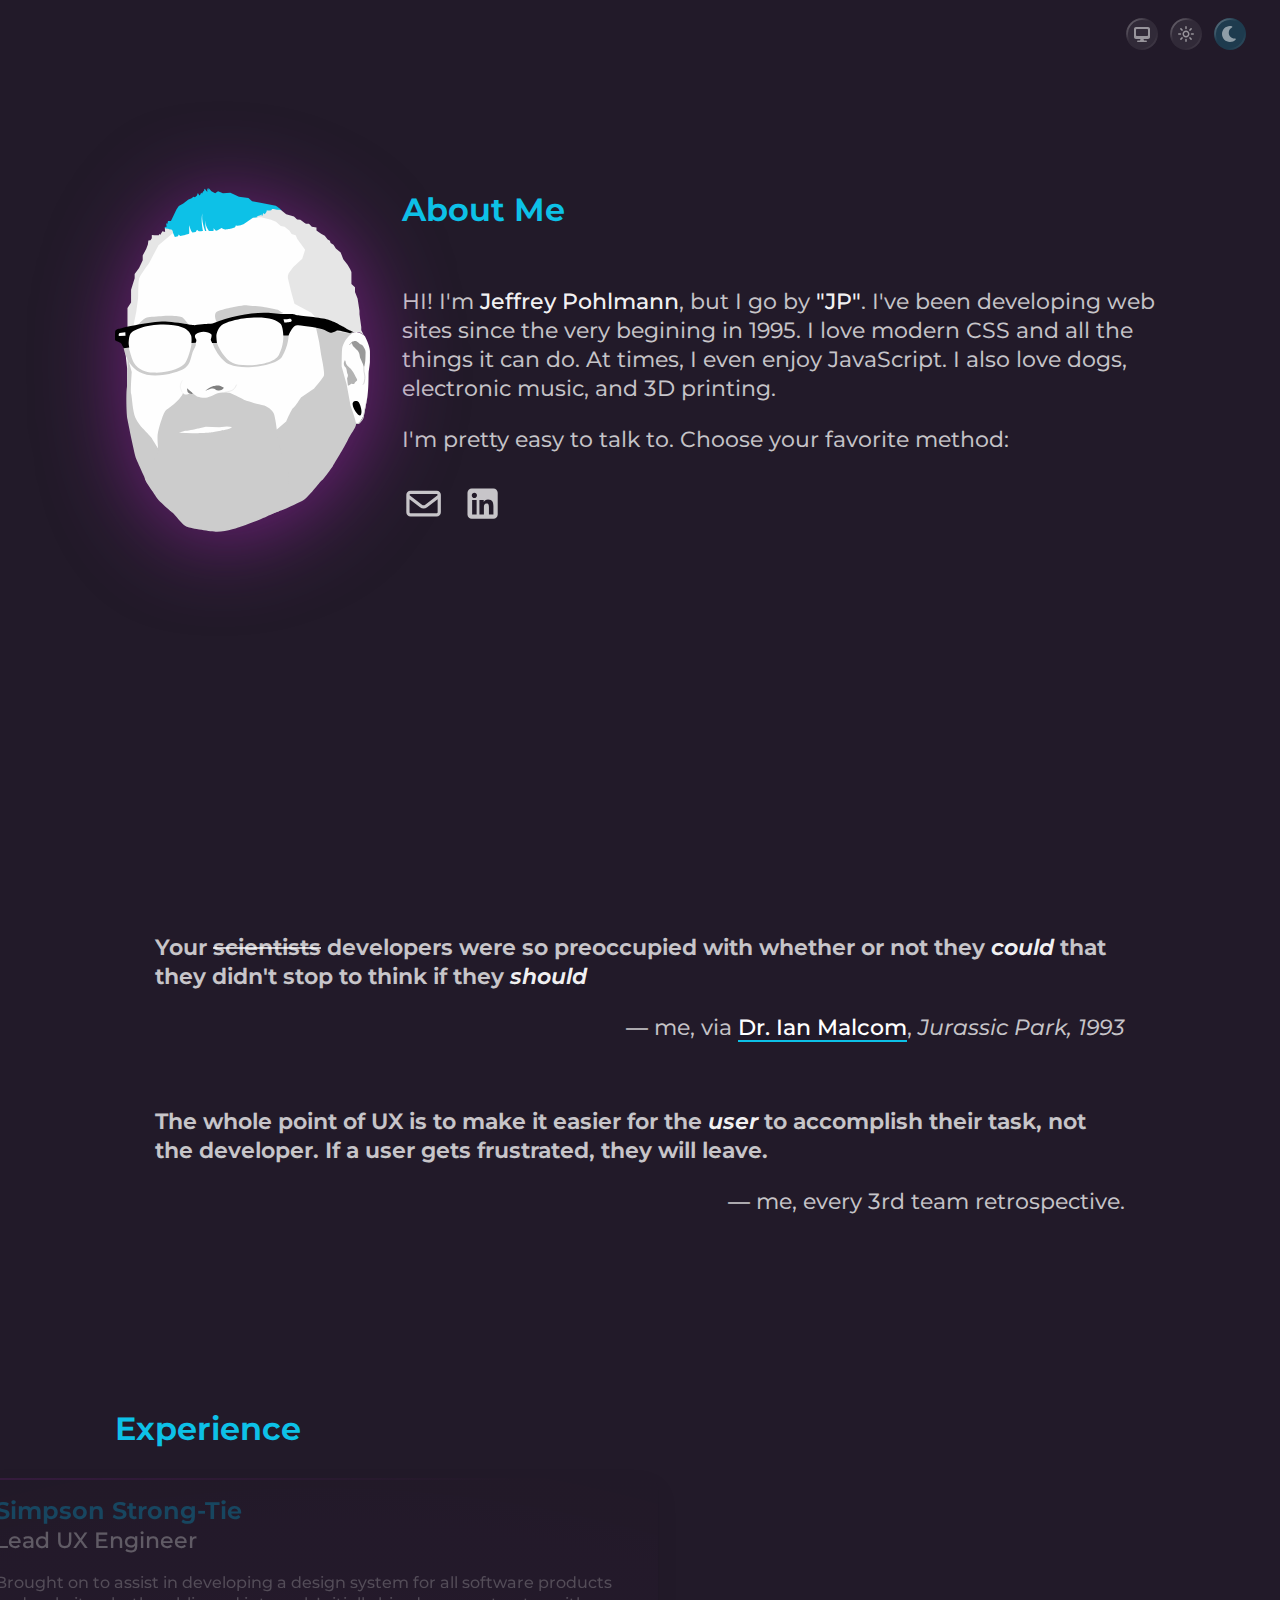
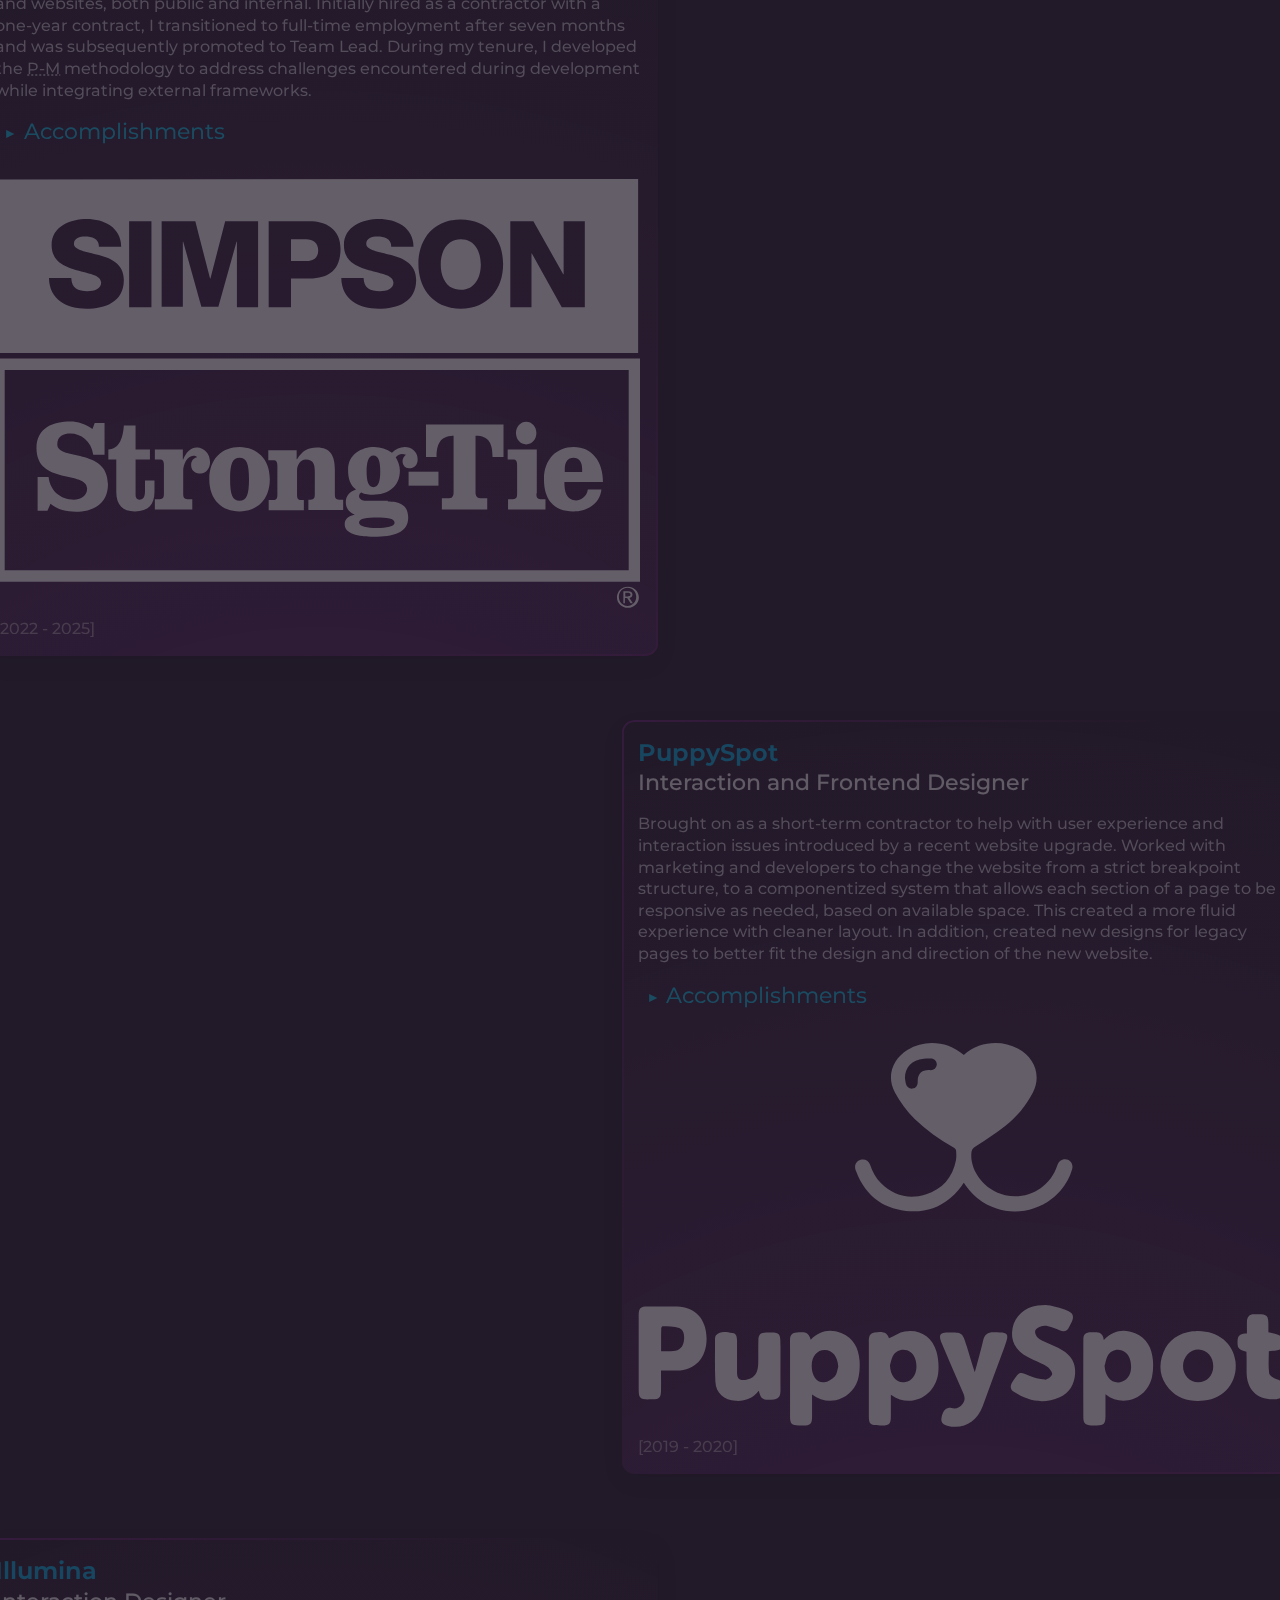
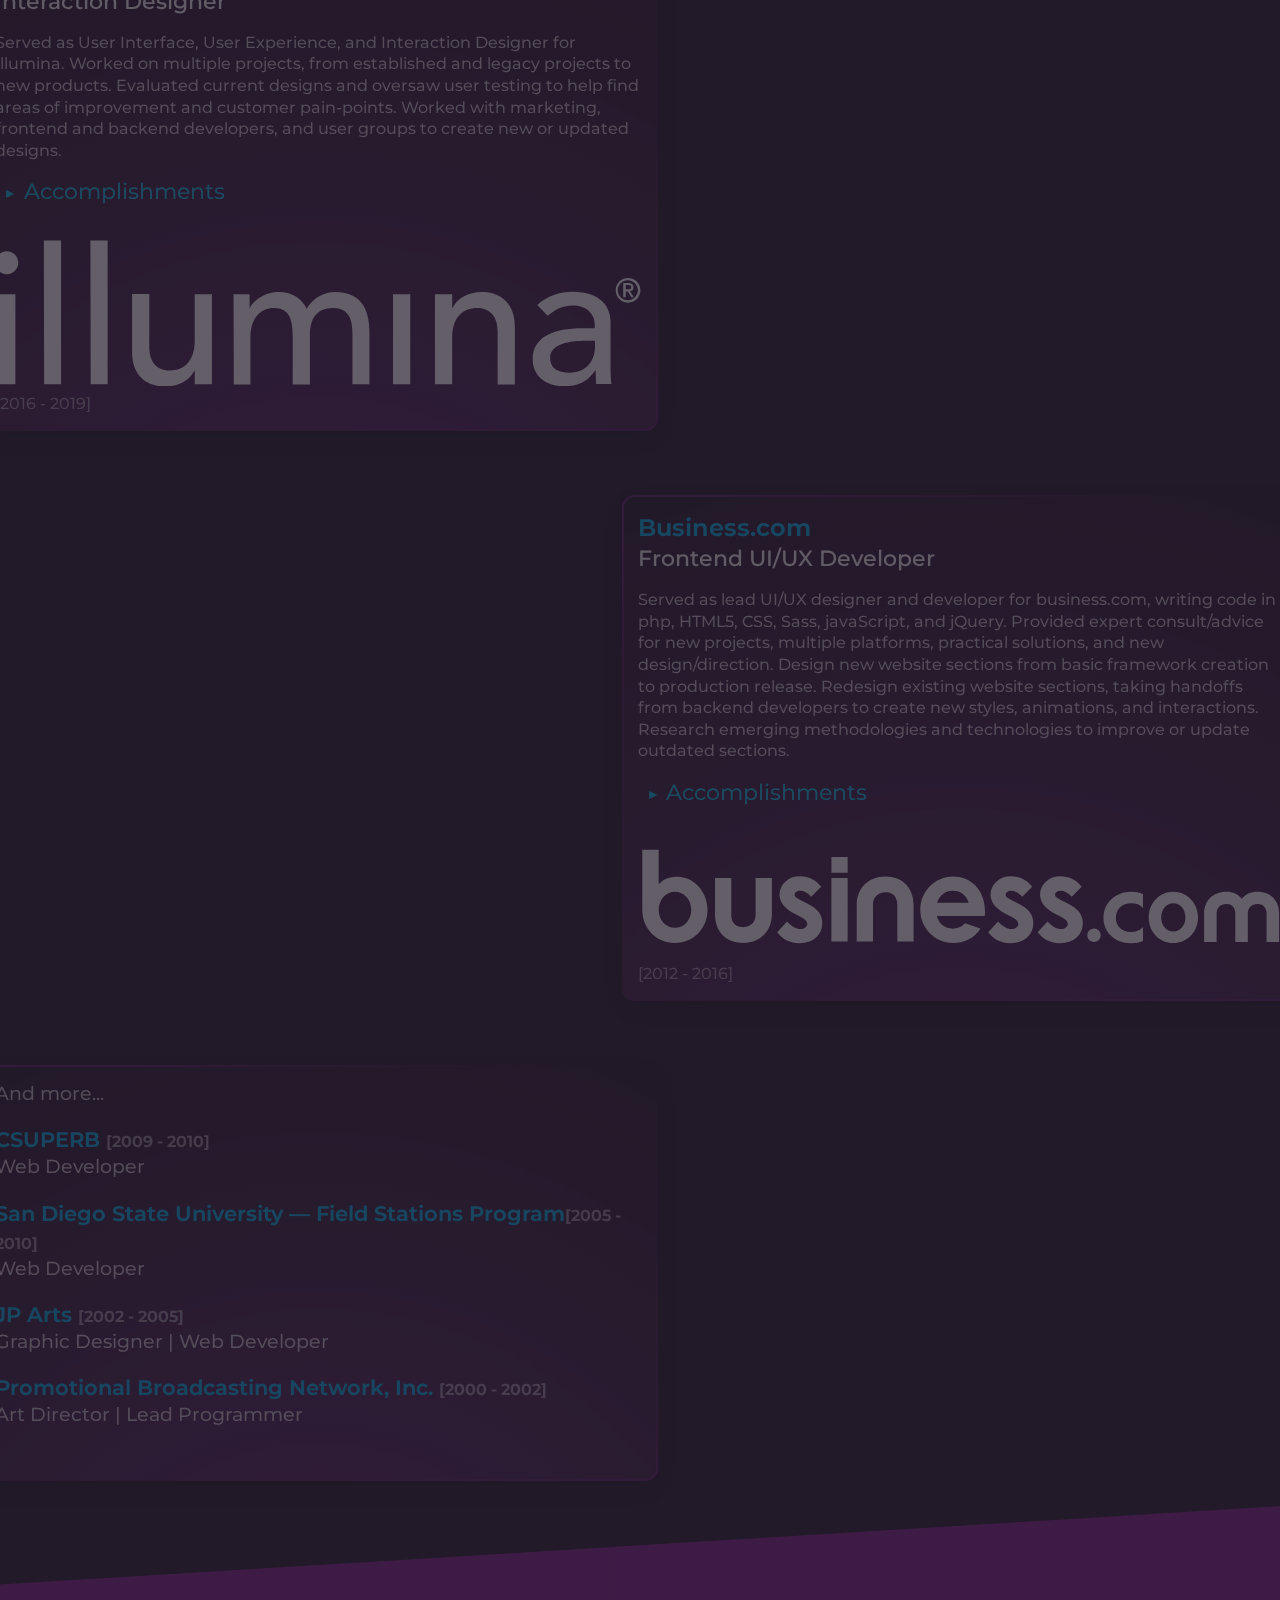
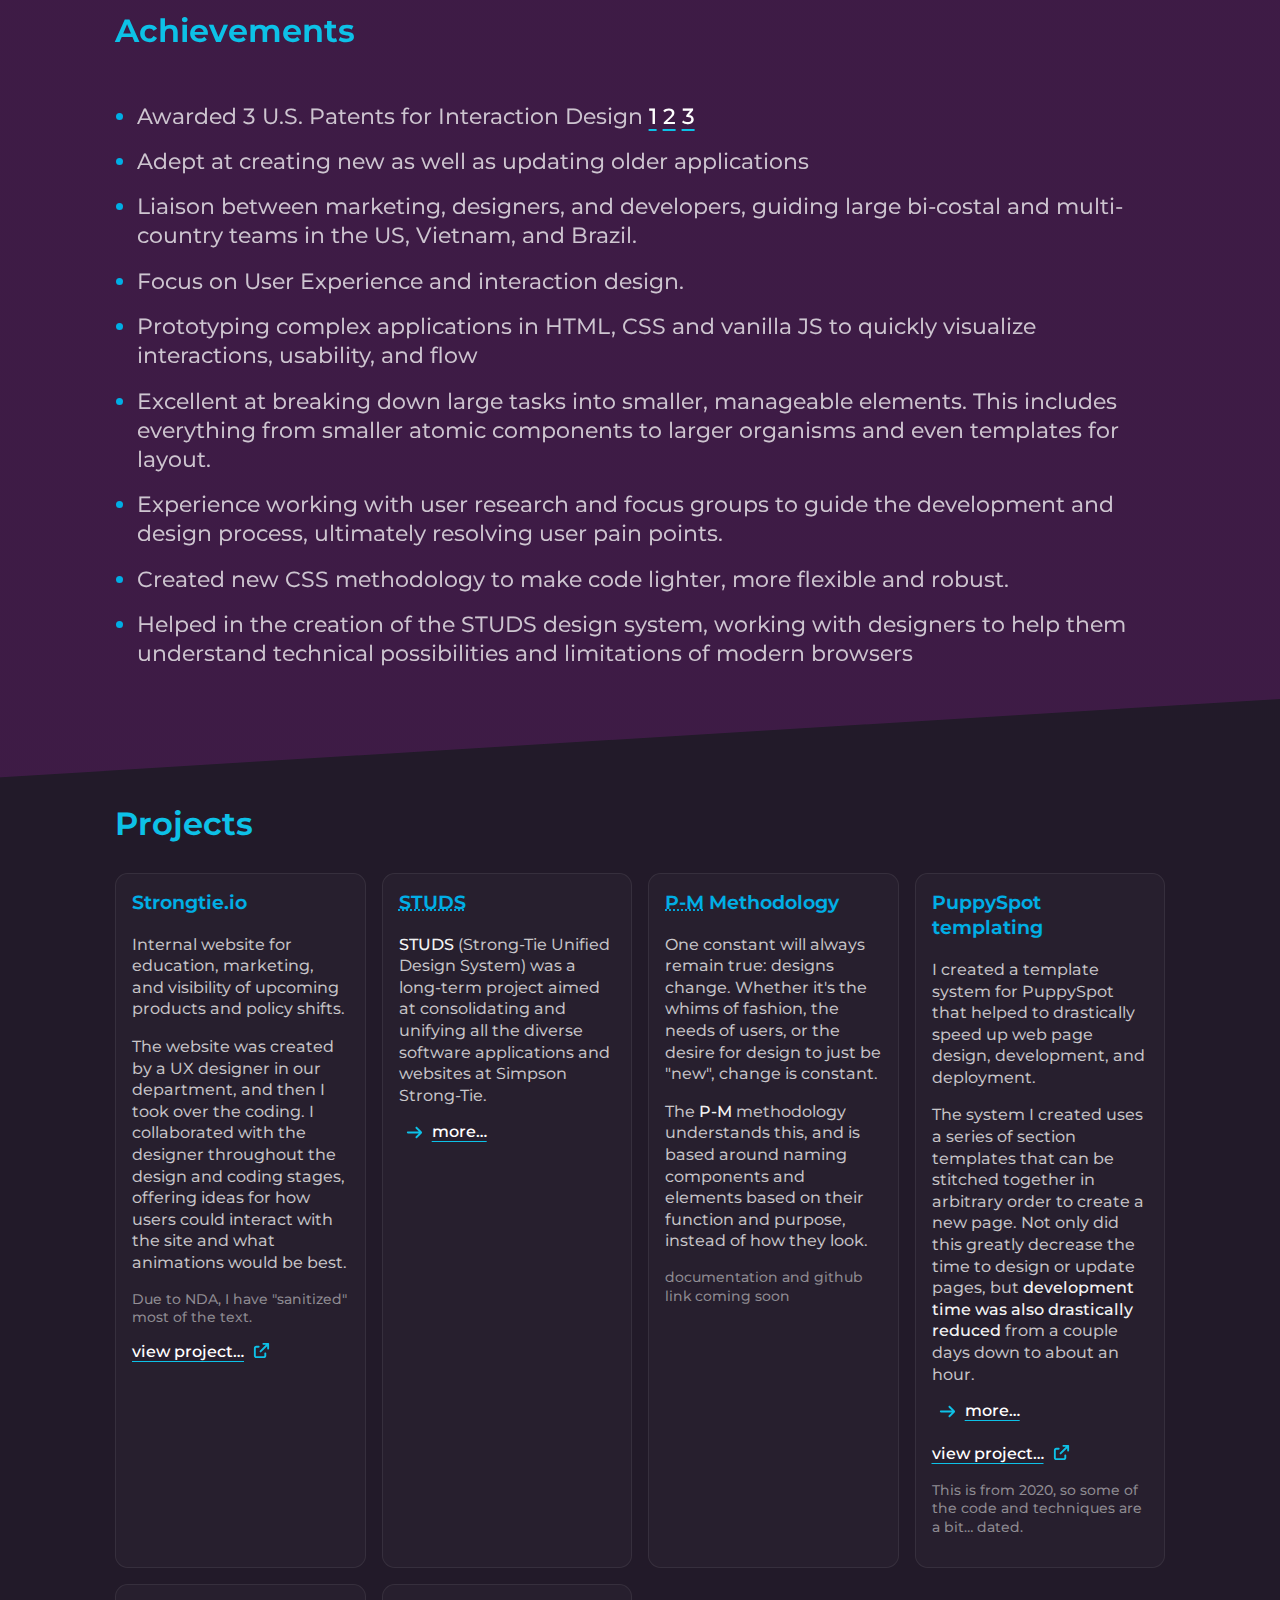
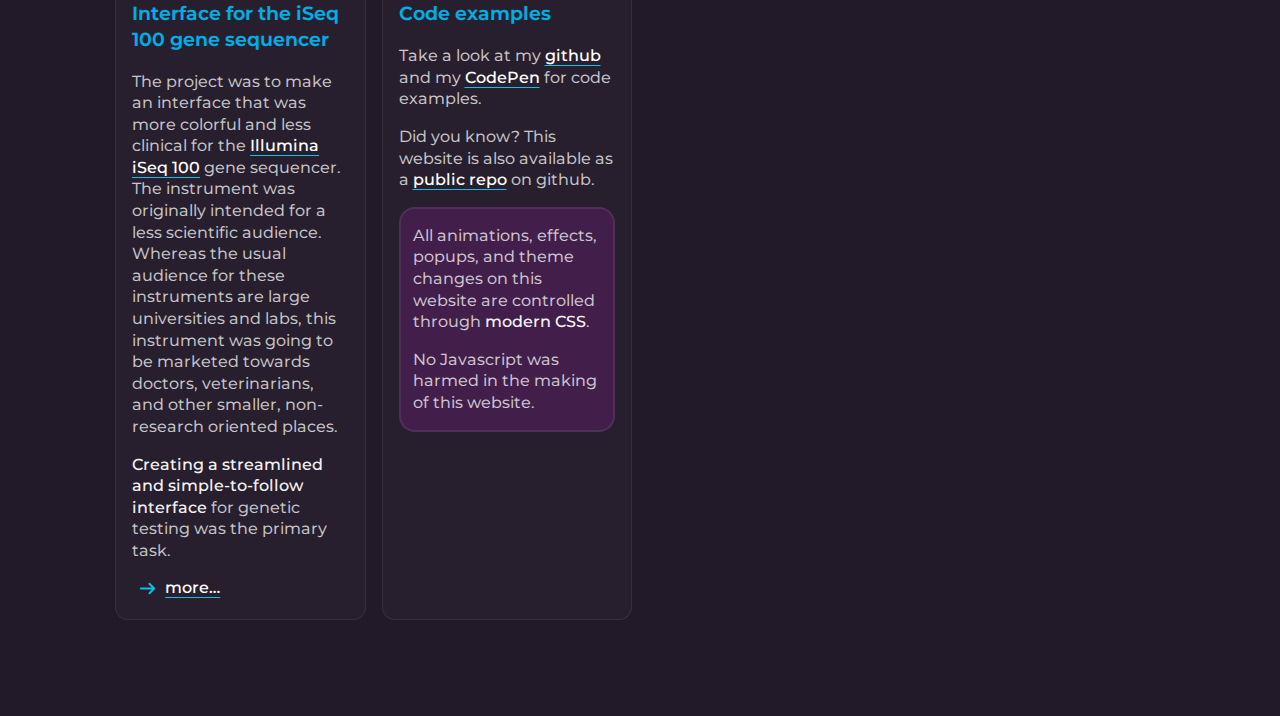
<file: index.html>
<!DOCTYPE html>
<html lang='en'>
<head>
  <meta charset='UTF-8'>
  <meta http-equiv='X-UA-Compatible' content='IE=edge'>
  <meta name='viewport' content='width=device-width, initial-scale=1.0'>
  <meta name="theme-color" content="#5e1e9fcc">
  <title>jpohlmann.com</title>

  <link rel="preconnect" href="https://fonts.googleapis.com">
  <link rel="preconnect" href="https://fonts.gstatic.com" crossorigin>
  <link href="https://fonts.googleapis.com/css2?family=Montserrat:ital,wght@0,100..900;1,100..900&display=swap" rel="stylesheet">


  <link rel='stylesheet' href='css/styles.css?v=3'>

</head>
<body>

  <!--

    @TODO: menu to go to arts site, p-m.style, codelab / codepens, and github

  -->
  <nav>
    <menu>
      <li class="mode">
        <input type='radio' name='mode' value="system" id='theme-system' >
          <label for='theme-system'>
            <svg xmlns="http://www.w3.org/2000/svg" viewBox="0 0 640 640"  width="100%" height="100%"><!--!Font Awesome Free 7.1.0 by @fontawesome - https://fontawesome.com License - https://fontawesome.com/license/free Copyright 2025 Fonticons, Inc.--><path d="M128 96C92.7 96 64 124.7 64 160L64 416C64 451.3 92.7 480 128 480L272 480L256 528L184 528C170.7 528 160 538.7 160 552C160 565.3 170.7 576 184 576L456 576C469.3 576 480 565.3 480 552C480 538.7 469.3 528 456 528L384 528L368 480L512 480C547.3 480 576 451.3 576 416L576 160C576 124.7 547.3 96 512 96L128 96zM160 160L480 160C497.7 160 512 174.3 512 192L512 352C512 369.7 497.7 384 480 384L160 384C142.3 384 128 369.7 128 352L128 192C128 174.3 142.3 160 160 160z" fill="currentColor" /></svg>
        </label>

        <input type='radio' name='mode' value="light️" id='theme-light'>
          <label for='theme-light'>
            <svg xmlns="http://www.w3.org/2000/svg" viewBox="0 0 640 640" width="100%" height="100%"><!--!Font Awesome Pro 7.1.0 by @fontawesome - https://fontawesome.com License - https://fontawesome.com/license (Commercial License) Copyright 2025 Fonticons, Inc.--><path d="M296 552L296 496C296 482.7 306.7 472 320 472C333.3 472 344 482.7 344 496L344 552C344 565.3 333.3 576 320 576C306.7 576 296 565.3 296 552zM296 144L296 88C296 74.7 306.7 64 320 64C333.3 64 344 74.7 344 88L344 144C344 157.3 333.3 168 320 168C306.7 168 296 157.3 296 144zM139 139C148.4 129.6 163.6 129.6 172.9 139L212.5 178.6C221.9 188 221.9 203.2 212.5 212.5C203.1 221.8 187.9 221.9 178.6 212.5L139 172.9C129.6 163.5 129.6 148.3 139 139zM427.5 427.5C436.9 418.1 452.1 418.1 461.4 427.5L501 467.1C510.4 476.5 510.4 491.7 501 501C491.6 510.3 476.4 510.4 467.1 501L427.5 461.4C418.1 452 418.1 436.8 427.5 427.5zM64 320C64 306.7 74.7 296 88 296L144 296C157.3 296 168 306.7 168 320C168 333.3 157.3 344 144 344L88 344C74.7 344 64 333.3 64 320zM472 320C472 306.7 482.7 296 496 296L552 296C565.3 296 576 306.7 576 320C576 333.3 565.3 344 552 344L496 344C482.7 344 472 333.3 472 320zM139 501C129.6 491.6 129.6 476.4 139 467.1L178.6 427.5C188 418.1 203.2 418.1 212.5 427.5C221.8 436.9 221.9 452.1 212.5 461.4L172.9 501C163.5 510.4 148.3 510.4 139 501zM427.5 212.5C418.1 203.1 418.1 187.9 427.5 178.6L467.1 139C476.5 129.6 491.7 129.6 501 139C510.3 148.4 510.4 163.6 501 172.9L461.4 212.5C452 221.9 436.8 221.9 427.5 212.5zM384 320C384 284.7 355.3 256 320 256C284.7 256 256 284.7 256 320C256 355.3 284.7 384 320 384C355.3 384 384 355.3 384 320zM208 320C208 258.1 258.1 208 320 208C381.9 208 432 258.1 432 320C432 381.9 381.9 432 320 432C258.1 432 208 381.9 208 320z" fill="currentColor" /></svg>
          </label>

        <input type='radio' name='mode' value="dark" id='theme-dark' checked>
          <label for='theme-dark'>
            <svg xmlns="http://www.w3.org/2000/svg" viewBox="0 0 640 640" width="100%" height="100%"><!--!Font Awesome Free 7.1.0 by @fontawesome - https://fontawesome.com License - https://fontawesome.com/license/free Copyright 2025 Fonticons, Inc.--><path d="M320 64C178.6 64 64 178.6 64 320C64 461.4 178.6 576 320 576C388.8 576 451.3 548.8 497.3 504.6C504.6 497.6 506.7 486.7 502.6 477.5C498.5 468.3 488.9 462.6 478.8 463.4C473.9 463.8 469 464 464 464C362.4 464 280 381.6 280 280C280 207.9 321.5 145.4 382.1 115.2C391.2 110.7 396.4 100.9 395.2 90.8C394 80.7 386.6 72.5 376.7 70.3C358.4 66.2 339.4 64 320 64z" fill="currentColor" /></svg>
          </label>
      </li>
      <li><a class="external" href='https://p-m.style'>Official P-M site</a></li>
      <li><a class="external" href='https://codelab.jpohlmann.com'>CodeLab</a></li>
      <li><a class="external" href='https://github.com/jpinsd'>Github</a></li>
      <li><a class="external" href='https://jpohlmann.art'>Other interests</a></li>
    </menu>
  </nav>

  <main>
  <section id="about">
    <div class='about-wrapper'>
      <h2>About Me</h2>
      <img src='img/logo-2025-web.svg' alt='my face'>
      <div class='intro'>
        <p>HI! I'm <strong>Jeffrey Pohlmann</strong>, but I go by <strong>"JP"</strong>. I've been developing web sites since the very begining in 1995. I love modern CSS and all the things it can do. At times, I even enjoy JavaScript. I also love dogs, electronic music, and 3D printing.</p>
        <p>I'm pretty easy to talk to. Choose your favorite method:</p>
      </div>
      <div class='contacts'>
        <a href='--mailto:jp@jpohlmann.com' class="icon">
          <svg xmlns="http://www.w3.org/2000/svg" viewBox="0 0 640 640"><!--!Font Awesome Free 7.1.0 by @fontawesome - https://fontawesome.com License - https://fontawesome.com/license/free Copyright 2025 Fonticons, Inc.--><path d="M125.4 128C91.5 128 64 155.5 64 189.4C64 190.3 64 191.1 64.1 192L64 192L64 448C64 483.3 92.7 512 128 512L512 512C547.3 512 576 483.3 576 448L576 192L575.9 192C575.9 191.1 576 190.3 576 189.4C576 155.5 548.5 128 514.6 128L125.4 128zM528 256.3L528 448C528 456.8 520.8 464 512 464L128 464C119.2 464 112 456.8 112 448L112 256.3L266.8 373.7C298.2 397.6 341.7 397.6 373.2 373.7L528 256.3zM112 189.4C112 182 118 176 125.4 176L514.6 176C522 176 528 182 528 189.4C528 193.6 526 197.6 522.7 200.1L344.2 335.5C329.9 346.3 310.1 346.3 295.8 335.5L117.3 200.1C114 197.6 112 193.6 112 189.4z" fill="currentcolor" alt="Email me!" /></svg>
        </a>

        <a href="https://www.linkedin.com/in/jeffreypohlmann/" class="icon">
          <svg xmlns="http://www.w3.org/2000/svg" viewBox="0 0 640 640"><!--!Font Awesome Free 7.1.0 by @fontawesome - https://fontawesome.com License - https://fontawesome.com/license/free Copyright 2025 Fonticons, Inc.--><path d="M160 96C124.7 96 96 124.7 96 160L96 480C96 515.3 124.7 544 160 544L480 544C515.3 544 544 515.3 544 480L544 160C544 124.7 515.3 96 480 96L160 96zM165 266.2L231.5 266.2L231.5 480L165 480L165 266.2zM236.7 198.5C236.7 219.8 219.5 237 198.2 237C176.9 237 159.7 219.8 159.7 198.5C159.7 177.2 176.9 160 198.2 160C219.5 160 236.7 177.2 236.7 198.5zM413.9 480L413.9 376C413.9 351.2 413.4 319.3 379.4 319.3C344.8 319.3 339.5 346.3 339.5 374.2L339.5 480L273.1 480L273.1 266.2L336.8 266.2L336.8 295.4L337.7 295.4C346.6 278.6 368.3 260.9 400.6 260.9C467.8 260.9 480.3 305.2 480.3 362.8L480.3 480L413.9 480z" fill="currentcolor" alt="contact me on LinkedIN" /></svg>
        </a>
      </div>
    </div>
  </section>

  <section id="philosophy">
    <figure class="personal-quotes">
      <blockquote>
        Your <strike>scientists</strike> developers were so preoccupied with whether or not they <em>could</em> that they didn't stop to think if they <em>should</em>
      </blockquote>
      <figcaption>
        &mdash; me, via <a href="https://www.youtube.com/watch?v=g3j9muCo4o0" target="_blank">Dr. Ian Malcom</a>, <cite>Jurassic Park, 1993</cite>
      </figcaption>
    </figure>

    <figure class="personal-quotes">
      <blockquote>
        The whole point of UX is to make it easier for the <em>user</em> to accomplish their task, not the developer. If a user gets frustrated, they will leave.
      </blockquote>
      <figcaption>
        &mdash; me, every 3rd team retrospective.
      </figcaption>
    </figure>


  </section>



  <section id='experience'>
    <h2>Experience</h2>

    <div class='experience'>
      <div class="card">
        <div class='logo'>

         <svg xmlns="http://www.w3.org/2000/svg" xml:space="preserve" style="fill-rule:evenodd;clip-rule:evenodd;stroke-linecap:square;stroke-miterlimit:2" viewBox="0 0 171 114">
           <path d="M164.4 110.6c0-1.6 1.3-2.8 2.9-2.8 1.5 0 2.9 1.2 2.9 2.8s-1.3 2.8-2.9 2.8-2.9-1.2-2.9-2.8m2.8 2.3c1.3 0 2.3-1 2.3-2.4 0-1.3-1-2.4-2.3-2.4s-2.3 1-2.3 2.4 1 2.4 2.3 2.4m-.6-.7h-.5V109h1.2q1.2 0 1.2.9c0 .6-.4.8-.8.9l.9 1.4h-.6l-.9-1.4h-.6v1.4zm.6-1.8c.4 0 .8 0 .8-.5 0-.4-.4-.5-.7-.5h-.7v1z" style="fill:var(--logo-color);fill-rule:nonzero"/><path d="M0 49h170v56H0V49" style="fill:none;fill-rule:nonzero;stroke:var(--logo-color);stroke-width:3.02px" transform="matrix(.98823 0 0 1 1 0)"/><path d="M0 46V.1L170 0v46zm97.4-19.8h-5.9c.1 5.8 4.7 8.1 9.9 8.1 5 0 9.9-1.8 9.9-7.6 0-4.2-3.3-5.7-6.6-6.6s-6.6-1.3-6.6-3c0-1.5 1.6-1.9 2.9-1.9 1.9 0 3.8.6 3.7 2.7h5.9c0-5.1-4.6-7.3-9.1-7.3-4.3 0-9.3 1.9-9.3 6.9 0 4.2 3.4 5.7 6.6 6.6 3.3.9 6.5 1.3 6.5 3.3 0 1.7-1.8 2.3-3.6 2.3-2.5 0-4.2-.8-4.3-3.5m25.7-15.5c-7.2 0-11.2 5.2-11.2 11.8s4 11.8 11.2 11.8 11.2-5.2 11.2-11.8-4-11.8-11.2-11.8m0 18.6c-3.8 0-5.3-3.4-5.3-6.7s1.5-6.7 5.3-6.7 5.3 3.4 5.3 6.7-1.5 6.7-5.3 6.7m13.1-18.1v22.7h5.6V19.7h.1l7.9 14.2h6.1V11.2h-5.6v14h-.1l-7.9-14zm-94.9 0h-5.9v22.7h5.9zm2.7 0v22.6h5.6V16.6h.1l4.8 17.2H59l4.8-17.2h.1v17.3h5.6V11.2h-8.7l-3.9 15.1h-.1l-3.9-15.1zm-23.9 15h-5.9c.1 5.8 4.7 8.1 9.9 8.1 5 0 9.9-1.8 9.9-7.6 0-4.2-3.3-5.7-6.6-6.6s-6.6-1.3-6.6-3c0-1.5 1.6-1.9 2.9-1.9 1.9 0 3.8.6 3.7 2.7h5.9c0-5.1-4.6-7.3-9.1-7.3-4.3 0-9.3 1.9-9.3 6.9 0 4.2 3.4 5.7 6.6 6.6 3.3.9 6.5 1.3 6.5 3.3 0 1.7-1.8 2.3-3.6 2.3-2.5 0-4.2-.8-4.3-3.5m52.2-15v22.7h5.9v-7.6h4.9c5 0 8.2-2.2 8.2-7.8 0-5.4-4-7.3-8.2-7.3zm5.9 10.5v-5.8h4c1.8 0 3.2.9 3.2 3 0 2-1.4 2.8-3.2 2.8z" style="fill:var(--logo-color)"/><path d="M28.9 72.9h-3c-.5-3.6-3.3-5.6-6-5.6-1.8 0-3.5.6-3.5 2.9 0 4.3 13.4.8 13.4 10.5 0 5.4-4.3 7.3-8.5 7.3-2.4 0-4.8-.5-6.7-2.1l-.8 1.8h-2.6v-8.9h2.9c.4 3.6 3.1 6 6.7 6 1.6 0 3.5-1 3.5-2.9 0-4.9-13.4-.9-13.4-10.7 0-5.6 4.6-7.1 8.9-7.1 2.1 0 4.1.7 5.9 2l.6-1.6h2.6zM37.1 65.2v6.3h3.8v2.7h-3.8v9.3c0 .7.3 1.3 1 1.3 1.2 0 1.5-.9 1.5-2.5v-2.6h2.5v3c0 3.3-1.5 5.2-5.2 5.2-3.2 0-4.9-1.7-4.9-5.2v-8.5h-2.1v-2.7c3.1 0 3.9-3.5 4.1-6.3zM42.2 71.5h7.4v2.7h.1c.6-1.6 1.8-3.2 3.6-3.2 1.9 0 3.5 1.6 3.5 3.9 0 1.5-1 3-2.5 3-1.3 0-2.5-.7-2.5-2.2 0-1.2.6-1.9 1.6-2.1-.3-.3-.6-.4-1-.4-1.6 0-2.7 2.3-2.7 3.9v6.1c0 1 .2 1.5 1.1 1.5h1.3v2.7h-9.9v-2.7h1.3c.9 0 1.1-.5 1.1-1.5v-7.5c0-1-.2-1.5-1.1-1.5h-1.3zM72.6 79.4c0 5.4-3.4 8.5-8 8.5s-8-3-8-8.5c0-5.4 3.4-8.5 8-8.5 4.6.1 8 3.1 8 8.5m-10.5 0c0 4 .6 5.7 2.5 5.7s2.5-1.7 2.5-5.7-.6-5.7-2.5-5.7-2.5 1.7-2.5 5.7" style="fill:var(--logo-color);fill-rule:nonzero"/><path d="M79.7 71.5v2.6h.1c1.4-2.2 2.8-3.1 5.3-3.1 3.5 0 4.7 2.2 4.7 5.8v6.5c0 1 .2 1.5 1.1 1.5H92v2.7h-9.2v-2.7h.6c.9 0 1.1-.5 1.1-1.5v-5.8c0-2-.3-3.3-2.4-3.3-1.4 0-2.3 1.5-2.3 2.9v6.3c0 1 .2 1.5 1.1 1.5h.7v2.7h-9.3v-2.7h1.2c.9 0 1.1-.5 1.1-1.5v-7.5c0-1-.2-1.5-1.1-1.5h-1.3v-2.7h7.5zM103.8 85.3c2.7 0 5.4.7 5.4 4.2 0 4.2-4.2 5.1-9 5.1-4.4 0-7.8-.8-7.8-3.3 0-1.6 1.4-2.3 2.6-2.5v-.1c-1.2-.4-2.3-1.6-2.3-3.1 0-2 1-2.8 2.7-3.5-1.5-1.1-2.1-2.7-2.1-5.2 0-4.1 3.6-6 6.9-6 1.7 0 3.3.6 4.7 1.5 1-.9 2.1-1.5 3.4-1.5 1.7 0 3.4 1.2 3.4 3.2 0 1.6-.9 2.4-2.3 2.4-1 0-1.7-.8-1.7-1.9 0-.7.4-1.3.9-1.7-.7-.1-1.6-.6-2.7.7.6 1 1.1 2.3 1.1 3.5 0 4.4-3.3 6.4-7.1 6.4-1 0-2.2-.1-3.1-.6-.3.1-.6.5-.6 1 0 .8 1.1 1.2 1.6 1.2h6zm-5.6-8c0 2.5.4 4.2 1.8 4.2s1.8-1.7 1.8-4.2-.4-4.2-1.8-4.2c-1.3 0-1.8 1.7-1.8 4.2m2.7 15c2.6 0 4.7-.4 4.7-1.4 0-1.2-2.1-1.4-4.7-1.4s-4.7.2-4.7 1.4c.1 1 2.1 1.4 4.7 1.4M113.9 73.5v-8.6h20.5v8.6h-2.9c0-3.5-.9-5.6-4.5-5.6V83c0 .8.4 1.4 1.2 1.4h1.9v3h-12v-3h1.9c.8 0 1.2-.5 1.2-1.4V67.9c-3.5 0-4.5 2.2-4.5 5.6zM143.1 83.2c0 1 .2 1.5 1.1 1.5h1.3v2.7h-9.9v-2.7h1.3c.9 0 1.1-.5 1.1-1.5v-7.5c0-1-.2-1.5-1.1-1.5h-1.4v-2.7h7.7v11.7zm0-16c0 1.7-1.2 3-2.7 3s-2.7-1.3-2.7-3 1.2-3 2.7-3 2.7 1.3 2.7 3M150.5 80.2c0 2.4.5 4.8 3.1 4.8 1.1 0 2.8-.9 3.1-2.9h3.6c-.5 4.1-4.1 5.8-7.4 5.8-5.3 0-7.8-3.2-7.8-8.5s3.4-8.5 7.8-8.5c5 0 7.8 3.9 7.8 9.2h-10.2zm4.7-2.7v-.9c0-1.7-.8-2.9-2.3-2.9s-2.3 1.2-2.3 2.9v.9z" style="fill: var(--logo-color);fill-rule:nonzero"/><path d="M109.3 77.4h7.9v3.7h-7.9z" style="fill: var(--logo-color)"/>
         </svg>


        </div>
        <div class='company'>Simpson Strong-Tie</div>
        <div class='years'>[2022 - 2025]</div>
        <div class='title'>Lead UX Engineer</div>
        <div class='job-details'>
          <p>
            Brought on to assist in developing a design system for all software products and websites, both public and internal. Initially hired as a contractor with a one-year contract, I transitioned to full-time employment after seven months and was subsequently promoted to Team Lead. During my tenure, I developed the <abbr title='Purpose-Modifier. Website and documentation coming soon!'>P-M</abbr> methodology to address challenges encountered during development while integrating external frameworks.
          </p>
        </div>

        <details>
          <summary>Accomplishments</summary>
          <div class='detail-wrapper'>
            <ul>
              <li>Created internal websites for marketing and promotions. </li>
              <li>Collaborated closely with designers to help them comprehend the capabilities of contemporary browsers and technologies.</li>
              <li>Led a small team of engineers, guiding the development of the STUDS design system and its components.</li>
              <li>Maintained Telerik themes to align with STUDS designs.</li>
              <li>Provided guidance and feedback to designers on the feasibility of their designs, while also encouraging them to experiment with new patterns. I offered insights into the capabilities of modern CSS and browser features.</li>
              <li>Served as a liaison between developers and designers.</li>
              <li>Collaborated with designers and developers in both the USA and Vietnam to ensure coordinated efforts.</li>
              <li>Worked closely with design system architects to ensure that designs and interactions were accessible, feasible with modern browsers, and within the time constraints of the delivery schedule.</li>
              <li>Developed the P-M methodology and style guide.</li>
            </ul>
          </div>
        </details>
      </div>

      <div class="card">
        <div class='logo'>

          <svg viewBox="0 0 119 71" version="1.1" xmlns="http://www.w3.org/2000/svg" xmlns:xlink="http://www.w3.org/1999/xlink" xml:space="preserve" xmlns:serif="http://www.serif.com/" style="fill-rule:evenodd;clip-rule:evenodd;stroke-linejoin:round;stroke-miterlimit:2;">
            <g transform="matrix(1,0,0,1,0,48)">
                <path d="M85.766,6.654C87.545,4.857 89.488,4.568 91.533,5.415C93.681,6.303 94.621,8.141 94.806,10.372C94.887,11.343 94.846,12.376 94.662,13.346C93.906,17.353 89.324,19.253 86.073,16.651L86.073,20.72C86.052,22.083 85.786,22.352 84.457,22.372C84.109,22.372 83.782,22.393 83.434,22.372C82.371,22.331 82.023,22 82.002,20.926C81.982,16.176 81.982,11.426 82.002,6.675C82.002,5.622 82.391,5.25 83.434,5.25C84.415,5.27 85.561,4.981 85.766,6.654M85.908,11.405C86.011,13.408 87.218,14.73 88.772,14.42C89.938,14.193 90.695,13.243 90.777,11.9C90.879,10.248 90.245,8.967 89.12,8.575C88.077,8.224 86.931,8.637 86.441,9.649C86.175,10.207 86.073,10.826 85.908,11.405M31.834,6.592C33.531,4.878 35.474,4.568 37.54,5.415C39.687,6.303 40.628,8.141 40.812,10.372C40.897,11.365 40.849,12.365 40.669,13.346C39.933,17.332 35.372,19.253 32.079,16.672L32.079,20.637C32.079,22.124 31.834,22.372 30.361,22.393L29.645,22.393C28.336,22.372 28.029,22.062 28.029,20.741L28.029,8.162C28.029,7.604 28.009,7.067 28.029,6.51C28.07,5.725 28.479,5.353 29.257,5.291C30.995,5.146 31.384,5.312 31.834,6.592M36.906,11.57C36.783,9.711 35.863,8.513 34.451,8.492C33.02,8.472 32.058,9.587 32.018,11.322C31.977,13.181 32.938,14.585 34.329,14.441C35.004,14.379 35.76,13.883 36.251,13.367C36.66,12.912 36.722,12.169 36.906,11.57M46.579,16.713L46.579,20.761C46.579,22.062 46.293,22.352 45.045,22.372L44.636,22.372C42.693,22.372 42.53,22.207 42.53,20.286L42.53,6.985C42.53,6.179 42.571,5.436 43.573,5.27C45.23,5.002 45.925,5.312 46.232,6.344C47.193,5.911 48.113,5.25 49.115,5.085C51.897,4.589 54.228,6.055 54.985,8.823C55.333,10.083 55.435,11.487 55.292,12.789C54.781,16.981 50.261,19.419 46.579,16.713M46.416,11.322C46.477,13.387 47.704,14.73 49.279,14.4C50.445,14.152 51.202,13.16 51.283,11.756C51.365,10.207 50.69,8.926 49.586,8.554C48.522,8.224 47.418,8.637 46.907,9.67C46.661,10.186 46.559,10.785 46.416,11.322M4.285,12.252C4.285,13.615 4.305,14.813 4.285,15.99C4.264,17.25 3.957,17.56 2.689,17.58L2.076,17.58C0.44,17.601 0.174,17.353 0.174,15.721L0.174,2.193C0.174,0.788 0.46,0.499 1.83,0.499C3.63,0.499 5.45,0.479 7.25,0.499C10.563,0.54 12.67,2.854 12.67,6.406C12.67,9.958 10.522,12.252 7.209,12.272C6.309,12.272 5.389,12.252 4.285,12.252M4.305,8.72C5.143,8.72 5.839,8.782 6.555,8.699C7.7,8.596 8.334,7.935 8.498,6.778C8.62,5.849 8.518,4.795 7.618,4.444C6.677,4.093 5.573,4.176 4.55,4.114C4.489,4.114 4.325,4.382 4.325,4.527C4.285,5.911 4.305,7.274 4.305,8.72" style="fill:var(--logo-color);fill-rule:nonzero;"/>
            </g>
            <path d="M79.2,49.305C80.161,49.718 80.305,50.379 79.855,51.349C79.712,51.659 79.528,51.948 79.385,52.258C78.996,53.105 78.403,53.188 77.625,52.857C76.93,52.568 76.235,52.258 75.519,52.114C75.049,52.01 74.476,52.031 74.026,52.196C73.658,52.32 73.167,52.692 73.126,53.002C73.065,53.374 73.31,53.952 73.617,54.22C74.068,54.613 74.66,54.861 75.192,55.129C76.133,55.584 77.135,55.955 78.055,56.472C79.753,57.422 80.633,58.868 80.489,60.871C80.346,62.854 79.446,64.403 77.647,65.188C74.681,66.489 71.858,65.931 69.22,64.197C68.566,63.763 68.504,63.164 68.893,62.482C69.016,62.276 69.159,62.069 69.281,61.883C70.242,60.479 70.406,60.499 71.94,61.181C72.887,61.597 73.896,61.855 74.926,61.945C75.376,61.986 76.092,61.45 76.256,61.016C76.379,60.685 75.887,60.004 75.499,59.652C75.089,59.281 74.496,59.095 73.985,58.826C73.249,58.475 72.472,58.186 71.777,57.794C69.486,56.534 68.545,54.716 68.974,52.485C69.404,50.275 71.204,48.644 73.597,48.313C74.068,48.251 74.538,48.251 75.028,48.21C76.051,48.251 77.892,48.747 79.2,49.305" style="fill:var(--logo-color);"/>
            <g transform="matrix(1,0,0,1,0,48)">
                <path d="M103.089,4.981C106.913,5.022 109.592,7.253 110.002,10.62C110.452,14.338 107.956,17.456 104.193,17.808C101.739,18.035 99.468,17.56 97.771,15.618C96.053,13.656 95.787,11.343 96.728,8.967C97.669,6.572 99.611,5.415 102.066,5.043C102.434,5.002 102.823,5.002 103.089,4.981M105.911,11.529C105.931,9.752 104.806,8.451 103.212,8.41C101.677,8.368 100.389,9.732 100.348,11.405C100.328,13.119 101.534,14.441 103.13,14.441C104.745,14.42 105.891,13.222 105.911,11.529" style="fill:var(--logo-color);fill-rule:nonzero;"/>
            </g>
            <path d="M62.021,60.603C62.573,58.558 63.104,56.678 63.554,54.778C63.821,53.704 64.372,53.25 65.498,53.25C68.341,53.27 68.423,53.374 67.441,56.079C66.116,59.649 64.801,63.222 63.494,66.799C62.369,69.814 59.73,71.219 56.949,70.413C56.192,70.186 55.743,69.794 55.906,68.947C56.151,67.646 56.806,66.944 57.726,67.171C58.626,67.398 59.24,67.088 59.772,66.427C60.323,65.746 60.2,65.105 59.873,64.341C58.524,61.305 57.236,58.248 55.926,55.191C55.313,53.766 55.619,53.291 57.133,53.291C59.73,53.27 59.73,53.27 60.528,55.749C60.998,57.298 61.468,58.868 62.021,60.603M22.282,63.99C21.117,65.436 19.726,65.931 18.049,65.849C15.881,65.725 14.388,64.465 14.286,62.296C14.163,59.694 14.224,57.071 14.224,54.468C14.224,54.241 14.265,53.952 14.408,53.787C15.267,52.857 16.392,53.291 17.394,53.353C18.192,53.394 18.274,54.179 18.274,54.861L18.274,60.334C18.274,61.036 18.274,61.904 19.092,62.007C19.746,62.09 20.585,61.863 21.137,61.491C22.037,60.871 22.16,59.756 22.18,58.703C22.201,57.401 22.16,56.1 22.201,54.778C22.221,53.622 22.548,53.312 23.673,53.27C26.189,53.208 26.271,53.27 26.271,55.79C26.271,58.475 26.25,61.16 26.271,63.825C26.271,64.733 26.168,65.477 25.064,65.601C23.101,65.808 22.63,65.56 22.282,63.99M112.026,56.802C110.472,56.389 110.328,56.162 110.39,54.716C110.431,53.622 111.126,53.456 112.108,53.436C112.108,52.692 112.088,51.99 112.108,51.267C112.128,50.399 112.538,49.924 113.437,49.924L114.154,49.924C115.81,49.924 116.055,50.172 116.055,51.804L116.055,53.229C116.893,53.456 117.691,53.539 118.305,53.911C118.591,54.076 118.571,54.84 118.571,55.336C118.571,56.431 118.408,56.513 116.137,56.72C116.137,58.062 116.015,59.425 116.198,60.768C116.26,61.202 117.037,61.697 117.568,61.863C118.714,62.234 118.919,62.524 118.776,64.362C118.694,65.312 118.06,65.518 117.303,65.56C114.051,65.746 112.068,63.845 112.046,60.603L112.046,57.814C112.026,57.525 112.026,57.174 112.026,56.802" style="fill:var(--logo-color);"/>
            <path d="M59.997,2.187C62.963,-0.47 67.132,-0.496 69.938,1.015C73.038,2.656 74.321,5.964 72.718,9.09C71.473,11.517 69.713,13.642 67.56,15.317C65.876,16.645 64.059,17.844 62.215,19.016C61.627,19.381 61.44,19.719 61.387,20.397C61.173,23.236 63.498,27.092 67.64,28.004C71.691,28.922 75.828,26.6 77.154,22.663C77.341,22.09 77.608,21.595 78.25,21.439C79.372,21.152 80.254,22.116 79.933,23.236C79.515,24.714 78.766,26.077 77.742,27.222C72.905,32.667 64.433,32.146 60.318,26.18C60.237,26.05 60.13,25.919 59.997,25.737C59.863,25.946 59.73,26.102 59.623,26.258C57.111,29.697 53.69,31.39 49.36,30.895C44.764,30.374 41.744,27.795 40.167,23.575C40.114,23.419 40.06,23.288 40.034,23.132C39.873,22.35 40.301,21.647 41.022,21.465C41.771,21.282 42.492,21.621 42.759,22.403C43.187,23.653 43.775,24.825 44.737,25.763C47.062,28.03 49.815,28.837 52.968,27.873C56.068,26.909 57.939,24.747 58.554,21.621C58.661,21.022 58.634,20.397 58.58,19.771C58.554,19.589 58.313,19.381 58.126,19.25C55.507,17.765 53.102,16.072 50.964,13.988C49.526,12.572 48.31,10.947 47.356,9.169C45.672,6.095 46.929,2.89 49.681,1.223C52.835,-0.679 57.03,-0.34 59.837,2.083C59.863,2.109 59.917,2.135 59.997,2.187M49.173,6.459C49.227,6.798 49.254,7.137 49.334,7.475C49.494,8.126 50.002,8.465 50.563,8.387C51.204,8.283 51.525,7.866 51.525,7.163C51.472,5.652 52.273,4.896 53.85,5C54.492,5.026 54.946,4.662 55.026,4.063C55.032,4.016 55.035,3.969 55.035,3.921C55.035,3.383 54.626,2.925 54.091,2.864C53.61,2.812 53.102,2.838 52.621,2.89C50.456,3.099 49.173,4.453 49.173,6.459" style="fill:var(--logo-color);fill-rule:nonzero;"/>
        </svg>



        </div>
        <div class='company'>PuppySpot</div>
        <div class='years'>[2019 - 2020]</div>
        <div class='title'>Interaction and Frontend Designer</div>
        <div class="job-details">
          <p>Brought on as a short-term contractor to help with user experience and interaction issues introduced by a recent website upgrade. Worked with marketing and developers to change the website from a strict breakpoint structure, to a componentized system that allows each section of a page to be responsive as needed, based on available space. This created a more fluid experience with cleaner layout. In addition, created new designs for legacy pages to better fit the design and direction of the new website.</p>
        </div>

        <details>
          <summary>Accomplishments</summary>
          <div class='detail-wrapper'>
            <ul class="accomplishments">
              <li>Worked closely with marketing to make sure pages stay on-message and on-brand.</li>
              <li>Worked with front-end developers to make sure they understand requirements.</li>
              <li>Created prototypes as needed to demonstrate animations and interactions. Prototypes are created in HTML and CSS (Sass, etc), and easily handed off to the front end developers to integrate with the rest of the pages.</li>
            </ul>
          </div>
        </details>
      </div>

      <div class="card">
        <div class='logo'>

          <svg viewBox="0 0 225 51" version="1.1" xmlns="http://www.w3.org/2000/svg" xmlns:xlink="http://www.w3.org/1999/xlink" xml:space="preserve" xmlns:serif="http://www.serif.com/" style="fill-rule:evenodd;clip-rule:evenodd;stroke-linejoin:round;stroke-miterlimit:2;">
              <path d="M1.1,18.901L7,18.901L7,50.2L1.1,50.2L1.1,18.901ZM16.899,0.2L22.899,0.2L22.899,50.2L17,50.2L16.899,0.2ZM33.1,0.2L39.1,0.2L39.1,50.2L33.2,50.2L33.1,0.2ZM75.399,50.2L69.399,50.2L69.399,45.401L69.299,45.401C67.799,48.7 63.799,51 59,51C52.899,51 47.6,47.401 47.6,39L47.6,18.801L53.6,18.801L53.6,37.3C53.6,43.2 57,45.401 60.7,45.401C65.7,45.401 69.399,42.2 69.399,35L69.399,18.901L75.399,18.901L75.399,50.2ZM82.899,18.901L88.5,18.901L88.5,23.801L88.6,23.801C89.2,21.901 93,18.1 98.6,18.1C103.2,18.1 106.4,20.1 108.4,23.901C110.5,20.1 114.6,18.1 118.3,18.1C127.9,18.1 130.2,25 130.2,32L130.2,50.2L124.3,50.2L124.3,32.8C124.3,28 123.3,23.7 117.5,23.7C111.7,23.7 109.5,27.601 109.5,33.2L109.5,50.3L103.5,50.3L103.5,33.901C103.5,28 102.6,23.7 96.899,23.7C92.6,23.7 88.799,26.901 88.799,34L88.799,50.3L83,50.3L82.899,18.901ZM138.4,18.901L144.4,18.901L144.4,50.2L138.4,50.2L138.4,18.901ZM153,18.901L159,18.901L159,23.7L159.1,23.7C160.6,20.401 164.6,18.1 169.4,18.1C175.5,18.1 180.8,21.7 180.8,30.101L180.8,50.3L174.8,50.3L174.8,31.8C174.8,25.901 171.4,23.7 167.7,23.7C162.7,23.7 159,26.901 159,34.101L159,50.2L153,50.2L153,18.901ZM192.2,26.401C194.4,24.7 196.6,22.801 201.1,22.801C206.2,22.801 208.6,26.2 208.6,29.401L208.6,30.7L204.2,30.7C194.7,30.7 187,33.5 187,41.5C187,47.601 192,50.901 197.8,50.901C202.6,50.901 206.1,49.401 208.8,45.3L208.9,45.3C208.9,46.901 209,48.5 209.1,50.101L214.4,50.101C214.2,48.401 214.1,46.601 214.1,44.401L214.1,28.401C214.1,23 210.3,18 201,18C196.6,18 191.9,19.5 188.6,22.6L192.2,26.401ZM208.7,35.101L208.7,37.101C208.7,41.3 206.4,46.2 199.8,46.2C195.7,46.2 193.1,44.7 193.1,41.101C193.1,36.101 200,35.101 205.6,35.101L208.7,35.101ZM4,3.901C1.808,3.906 0.005,5.709 0,7.901C0,10.1 1.799,11.901 4,11.901C6.201,11.901 8,10.1 8,7.901C8,5.7 6.2,3.901 4,3.901M216.6,17.5C216.6,15.6 218.2,14 220.1,14C222,14 223.6,15.6 223.6,17.5C223.6,19.401 222,21 220.1,21C218.2,21 216.6,19.401 216.6,17.5M215.9,17.5C215.9,19.901 217.8,21.801 220.2,21.801C222.6,21.801 224.5,19.901 224.5,17.5C224.5,15.1 222.6,13.2 220.2,13.2C217.8,13.2 215.9,15.1 215.9,17.5M219.4,15.7L220.1,15.7C220.7,15.7 221.3,15.7 221.3,16.401C221.3,17 220.7,17.1 220.1,17.1L219.4,17.1L219.4,15.7ZM218.5,19.901L219.4,19.901L219.4,17.901L220.1,17.901L221.3,19.901L222.2,19.901L220.9,17.801C221.6,17.7 222.1,17.301 222.1,16.5C222.1,15.6 221.5,15 220.4,15L218.5,15L218.5,19.901Z" style="fill:var(--logo-color);fill-rule:nonzero;"/>
          </svg>

        </div>
        <div class='company'>Illumina</div>
        <div class='years'>[2016 - 2019]</div>
        <div class='title'>Interaction Designer</div>
        <div class="job-details">
            <p>Served as User Interface, User Experience, and Interaction Designer for Illumina. Worked on multiple projects, from established and legacy projects to new products. Evaluated current designs and oversaw user testing to help find areas of improvement and customer pain-points. Worked with marketing, frontend and backend developers, and user groups to create new or updated designs. </p>
        </div>

        <details>
          <summary>Accomplishments</summary>
          <div class='detail-wrapper'>
            <ul class="accomplishments">
              <li>Created the workflow, design, animations, and interactions for the user-facing control software on Illumina’s iSeq 100 gene sequencer.</li>
              <li>Created and iterated on design through interviews with backend, frontend, and hardware developers, consulting with marketing, and user testing.</li>
              <li>Built functional mocks that helped find pain-points early in the development process.</li>
              <li>Iterative update of the DesignStudio assay designer application. Introduced new selection workflow, and updated overall design to follow Illumina’s design guidelines.</li>
              <li>Updated Illumina’s UI Library – a reference library with code examples, styles, and scripts that are to be used by all software projects for both internal and external web-based applications. Updated from Bootstrap 3 to Bootstrap 4, and wrote documentation to instruct other designers on code-breaking changes.</li>
            </ul>
          </div>
        </details>
      </div>

      <div class="card">
        <div class='logo'>

          <svg viewBox="0 0 698 125" version="1.1" xmlns="http://www.w3.org/2000/svg" xmlns:xlink="http://www.w3.org/1999/xlink" xml:space="preserve" xmlns:serif="http://www.serif.com/" style="fill-rule:evenodd;clip-rule:evenodd;stroke-linejoin:round;stroke-miterlimit:2;">
              <path d="M578.156,55.815C563.475,55.815 551.578,67.825 551.578,83.636C551.578,99.438 563.475,111.243 578.156,111.243C592.837,111.243 604.844,99.437 604.844,83.636C604.844,67.825 592.835,55.815 578.156,55.815M578.156,98.826C570.968,98.826 565.117,92.669 565.117,83.738C565.117,74.594 570.969,68.242 578.156,68.242C585.343,68.242 591.194,74.595 591.194,83.738C591.194,92.668 585.342,98.826 578.156,98.826M668.851,55.815C661.97,55.815 656.016,58.69 652.01,63.308C648.217,58.69 642.364,55.815 635.178,55.815C620.702,55.815 611.364,65.979 611.364,79.425L611.364,110.019L624.914,110.019L624.914,79.12C624.914,73.166 629.123,69.058 635.179,69.058C644.11,69.058 645.037,76.143 645.037,79.12L645.037,110.019L658.586,110.019L658.586,79.12C658.586,73.166 662.898,69.058 668.852,69.058C677.782,69.058 678.811,76.143 678.811,79.12L678.811,110.019L692.361,110.019L692.361,79.425C692.36,65.571 683.633,55.815 668.851,55.815M517.302,59.515C512.711,61.983 509.132,65.367 506.573,69.688C504.006,74.001 502.723,78.721 502.724,83.849C502.724,91.249 505.358,97.704 510.634,103.221C515.901,108.739 523.199,111.493 532.51,111.493C537.314,111.493 541.617,110.686 545.409,109.092L545.409,93.966C542.154,97.527 537.759,99.326 532.185,99.326C527.381,99.326 523.497,97.898 520.547,95.051C517.588,92.205 516.105,88.523 516.105,84.015C516.105,79.389 517.644,75.585 520.714,72.627C523.782,69.66 527.798,68.177 532.77,68.177C535.505,68.177 537.879,68.603 539.91,69.447C541.728,70.199 543.564,71.515 545.409,73.324L545.409,58.282C541.598,56.64 537.36,55.815 532.705,55.815C527.03,55.815 521.892,57.048 517.302,59.515M492.55,95.543C492.55,95.543 492.549,95.543 492.549,95.543C488.561,95.543 485.279,98.825 485.279,102.813C485.279,102.813 485.279,102.814 485.279,102.814C485.279,106.83 488.535,110.075 492.55,110.075C492.554,110.075 492.557,110.075 492.561,110.075C496.544,110.075 499.821,106.798 499.821,102.815C499.821,102.815 499.821,102.813 499.821,102.813C499.821,98.825 496.539,95.543 492.551,95.543C492.551,95.543 492.55,95.543 492.55,95.543M42.574,39.54C34.589,39.54 27.801,42.072 22.608,47.525L22.608,10.523L4.909,10.523L4.909,75.346C4.909,95.181 19.413,111.151 40.176,111.151C60.81,111.151 75.314,95.181 75.314,75.346C75.314,55.649 60.676,39.54 42.574,39.54M40.176,94.783C30.462,94.783 22.608,86.131 22.608,75.475C22.608,64.56 30.462,55.778 40.176,55.778C49.89,55.778 57.745,64.162 57.745,75.475C57.745,86.39 49.891,94.783 40.176,94.783M127.232,81.085C127.232,88.671 121.64,94.133 113.92,94.133C102.337,94.133 101.006,84.943 101.006,81.085L101.006,41.015L83.433,41.015L83.433,80.548C83.433,98.528 94.751,111.169 113.92,111.169C132.56,111.169 144.806,97.99 144.806,80.548L144.806,41.015L127.233,41.015L127.233,81.085L127.232,81.085ZM209.044,109.574L226.617,109.574L226.617,41.015L209.044,41.015L209.044,109.574ZM209.044,35.321L226.617,35.321L226.617,18.452L209.044,18.452L209.044,35.321ZM409.636,67.963L403.32,64.81C400.585,63.456 398.87,62.399 398.178,61.621C397.483,60.842 397.13,59.989 397.13,59.061C397.13,57.846 397.682,56.817 398.776,56C399.87,55.175 401.381,54.767 403.319,54.767C406.853,54.767 410.785,56.918 415.125,61.204L425.79,50.539C423.055,46.876 419.726,44.066 415.784,42.109C411.852,40.152 407.65,39.178 403.189,39.178C396.67,39.178 391.314,41.107 387.128,44.955C382.94,48.804 380.845,53.44 380.845,58.874C380.845,67.286 386.405,74.297 397.514,79.889L403.319,82.792C408.328,85.323 410.832,87.91 410.832,90.554C410.832,91.992 410.137,93.252 408.745,94.346C407.362,95.441 405.527,95.988 403.255,95.988C401.15,95.988 398.739,95.265 396.031,93.809C393.325,92.368 390.915,90.43 388.927,88.096L378.318,99.652C384.297,107.479 392.293,111.392 402.308,111.392C409.839,111.392 415.848,109.351 420.327,105.272C424.815,101.182 427.051,96.09 427.051,89.989C427.05,85.408 425.81,81.411 423.332,77.998C420.847,74.585 416.276,71.246 409.636,67.963M476.74,77.998C474.255,74.586 469.692,71.246 463.043,67.964L456.736,64.811C453.992,63.457 452.286,62.4 451.59,61.622C450.895,60.843 450.542,59.99 450.542,59.062C450.542,57.847 451.089,56.818 452.192,56.001C453.278,55.176 454.798,54.768 456.736,54.768C460.27,54.768 464.202,56.919 468.542,61.205L479.207,50.54C476.471,46.877 473.132,44.067 469.2,42.11C465.268,40.153 461.067,39.179 456.607,39.179C450.078,39.179 444.727,41.108 440.545,44.956C436.354,48.805 434.257,53.441 434.257,58.875C434.257,67.287 439.821,74.298 450.922,79.89L456.736,82.793C461.744,85.324 464.248,87.911 464.248,90.555C464.248,91.993 463.553,93.253 462.161,94.347C460.77,95.442 458.944,95.989 456.672,95.989C454.567,95.989 452.155,95.266 449.439,93.81C446.738,92.366 444.331,90.428 442.344,88.097L431.736,99.653C437.716,107.48 445.713,111.393 455.726,111.393C463.256,111.393 469.266,109.352 473.745,105.273C478.224,101.183 480.469,96.091 480.469,89.99C480.468,85.408 479.225,81.411 476.74,77.998M340.158,39.281C320.851,39.281 305.012,55.528 305.012,75.364C305.012,95.2 320.851,111.17 340.158,111.17C353.762,111.17 364.215,105.133 369.908,95.59L353.123,89.859C349.978,93.847 345.06,95.729 340.024,95.729C331.766,95.729 325.112,90.545 322.85,82.154L374.638,82.154C377.165,54.99 360.393,39.281 340.158,39.281M323.118,67.768C325.645,59.784 332.034,54.73 340.023,54.73C348.406,54.73 355.069,59.784 357.197,67.768L323.118,67.768ZM267.266,39.419C248.626,39.419 236.381,52.597 236.381,70.04L236.381,109.573L253.954,109.573L253.954,69.503C253.954,61.917 259.546,56.454 267.266,56.454C278.845,56.454 280.18,65.644 280.18,69.503L280.18,109.573L297.753,109.573L297.753,70.041C297.752,52.059 286.435,39.419 267.266,39.419M181.849,67.963L175.534,64.81C172.798,63.456 171.087,62.399 170.392,61.621C169.697,60.842 169.349,59.989 169.349,59.061C169.349,57.846 169.896,56.817 170.995,56C172.084,55.175 173.6,54.767 175.534,54.767C179.072,54.767 183.004,56.918 187.34,61.204L198.008,50.539C195.273,46.876 191.938,44.066 188.003,42.109C184.07,40.152 179.87,39.178 175.409,39.178C168.885,39.178 163.534,41.107 159.347,44.955C155.159,48.802 153.065,53.441 153.064,58.874C153.064,67.286 158.619,74.297 169.729,79.889L175.534,82.792C180.542,85.322 183.051,87.91 183.051,90.554C183.051,91.992 182.355,93.252 180.964,94.346C179.577,95.441 177.747,95.988 175.474,95.988C173.369,95.988 170.962,95.265 168.249,93.809C165.544,92.368 163.134,90.43 161.146,88.096L150.542,99.652C156.514,107.478 164.513,111.392 174.528,111.392C182.058,111.392 188.068,109.351 192.547,105.272C197.03,101.183 199.272,96.089 199.271,89.989C199.27,85.408 198.029,81.411 195.548,77.998C193.061,74.585 188.499,71.246 181.849,67.963" style="fill:var(--logo-color);fill-rule:nonzero;"/>
          </svg>

        </div>
        <div class='company'>Business.com</div>
        <div class='years'>[2012 - 2016]</div>
        <div class='title'>Frontend UI/UX Developer</div>
        <div class="job-details">
            <p>Served as lead UI/UX designer and developer for business.com, writing code in php, HTML5, CSS, Sass, javaScript, and jQuery. Provided expert consult/advice for new projects, multiple platforms, practical solutions, and new design/direction. Design new website sections from basic framework creation to production release. Redesign existing website sections, taking handoffs from backend developers to create new styles, animations, and interactions. Research emerging methodologies and technologies to improve or update outdated sections.</p>
        </div>

        <details>
          <summary>Accomplishments</summary>
          <div class='detail-wrapper'>
            <ul class="accomplishments">
              <li>Served as driving force leading Business.com to create a more modern, usable website and use multiple platforms to reach a greater audience.</li>
              <li>Played a key role creating site’s user experience, which reflected company’s change from an arbitrage-based business to a content-centric lead-generation model.</li>
              <li>Converted legacy Business.com website from using the Blueprint CSS framework to a custom, php-driven solution. The increased organization and customization options of the new system helped both backend and frontend developers be more efficient, reduced the number of support files needed, and helped reduce production server overload. All leading to a better user experience.</li>
              <li>Devised and implemented solution that accelerated load time for web pages as well as a menu system that appeared on every page.</li>
              <li>Created a CSS and javascript system that greatly simplified the development process, which  in turn saved time and improved consistency. The system also reduced the amount of code maintenance, HTTP requests, and load times by eliminating use of third party plug-ins and libraries.</li>
              <li>Decreased website render times on mobile and desktop devices, as well as displaying standard or high resolution images depending on screen resolution, by initiating use of HTML5 Picture element.</li>
              <li>Equipped marketing department with ability to update design elements and colors independently by creating template system that sped up website changes and unburdened development team.</li>
            </ul>
          </div>
        </details>

      </div>

      <div class="card">
        <div class='more'>And more...</div>
        <dl class='more'>
          <dt class="company">CSUPERB <span class='years'>[2009 - 2010]</span></dt>
            <dd>Web Developer</dd>
          <dt class='company'>San Diego State University — Field Stations Program<span class='years'>[2005 - 2010]</span></dt>
            <dd>Web Developer</dd>
          <dt class='company'>JP Arts <span class='years'>[2002 - 2005]</span></dt>
            <dd>Graphic Designer | Web Developer</dd>
          <dt class='company'>Promotional Broadcasting Network, Inc. <span class='years'>[2000 - 2002]</span></dt>
            <dd>Art Director | Lead Programmer</dd>
        </dl>
    </div>
    </div>
  </section>

  <section id='achievements'>

    <h2>Achievements</h2>
    <ul class="achievements">
      <li>Awarded 3 U.S. Patents for Interaction Design
          <a href='https://image-ppubs.uspto.gov/dirsearch-public/print/downloadPdf/D873281' target="_blank">1</a>

          <a href='https://image-ppubs.uspto.gov/dirsearch-public/print/downloadPdf/D895640' target="_blank">2</a>

          <a href='https://image-ppubs.uspto.gov/dirsearch-public/print/downloadPdf/D932500' target="_blank">3</a>
      </li>
      <li>Adept at creating new as well as updating older applications</li>
      <li>Liaison between marketing, designers, and developers, guiding large bi-costal and multi-country teams in the US, Vietnam, and Brazil.</li>
      <li>Focus on User Experience and interaction design.</li>
      <li>Prototyping complex applications in HTML, CSS and vanilla JS to quickly visualize interactions, usability, and flow</li>
      <li>Excellent at breaking down large tasks into smaller, manageable elements. This includes everything from smaller atomic components to larger organisms and even templates for layout. </li>
      <li>Experience working with user research and focus groups to guide the development and design process, ultimately resolving user pain points.</li>
      <li>Created new CSS methodology to make code lighter, more flexible and robust.</li>
      <li>Helped in the creation of the STUDS design system, working with designers to help them understand technical possibilities and limitations of modern browsers</li>
    </ul>


  </section>

  <section id='projects'>
    <h2>Projects</h2>
    <div class='projects'>

<!-- strongtie.io			 -->

      <div class='project'>
        <h3>Strongtie.io</h3>
        <p class='description'>Internal website for education, marketing, and visibility of upcoming products and policy shifts. </p>

        <!-- <details>
          <summary>more about this project…</summary>
          <div class='detail-wrapper'> -->
            <p class="description">The website was created by a UX designer in our department, and then I took over the coding. I collaborated with the designer throughout the design and coding stages, offering ideas for how users could interact with the site and what animations would be best.</p>
            <p class='disclaimer'> Due to NDA, I have "sanitized" most of the text.</p>
          <!-- </div> -->
        <!-- </details> -->
        <a href='st-io/index.html' target="_blank" class='new-window'>view project…</a>
      </div>

<!-- STUDS -->

      <div class='project'>
        <h3><abbr title='Strong-Tie Unified Design System'>STUDS</abbr></h3>
        <p class='description'>
          <strong>STUDS</strong> (Strong-Tie Unified Design System) was a long-term project aimed at consolidating and unifying all the diverse software applications and websites at Simpson Strong-Tie.</p>


          <button popovertarget="studs-popover" class="popover-trigger -more">more…</button>
          <div popover id="studs-popover">
            <p class="description">Over the past 65+ years at Simpson, development had often been conducted in isolation, leading to wildly different appearances and user experiences across various products and applications.</p>
            <p>To address this, we created a comprehensive design system that included style guides, developer guides and code examples, and a diverse range of components, such as:
              <ul>
                <li>Web Components</li>
                <li>React</li>
                <li>Blazor</li>
              </ul>
              to facilitate the integration of our design elements into other developers’ projects.</p>
            <p> By leveraging these components, developers could seamlessly incorporate the unified look and feel into their applications, eliminating the need for extensive focus on presentation. This approach allowed them to concentrate on building robust and functional applications.</p>
          </div>


      </div>

<!-- P-M -->

      <div class='project'>
        <h3><abbr title='Purpose-Modifier'>P-M</abbr> Methodology</h3>
        <div class='description'>
          <p>One constant will always remain true: designs change. Whether it's the whims of fashion, the needs of users, or the desire for design to just be "new", change is constant.</p>

          <p>The <strong>P-M</strong> methodology understands this, and is based around naming components and elements based on their function and purpose, instead of how they look.</p>

          <p class='disclaimer'>documentation and github link coming soon</p>
          </div>
      </div>

<!-- PuppySpot -->

      <div class='project'>
        <h3>PuppySpot templating</h3>
        <div class='description'>

          <p>I created a template system for PuppySpot that helped to drastically speed up web page design, development, and deployment.</p>

          <p>The system I created uses a series of section templates that can be stitched together in arbitrary order to create a new page. Not only did this greatly decrease the time to design or update pages, but <strong>development time was also drastically reduced</strong> from a couple days down to about an hour.</p>

          <button popovertarget="puppyspot-popover" class="popover-trigger -more">more…</button>
          <div popover id="puppyspot-popover">
            <p>The requirements for this project were to create a system that would let them update their older "legacy" pages, but also set guidelines for creating new pages and sections of the website.</p>

            <p>While the legacy pages have important information that doesn't change often, they wanted a way to allow the marketing and design departments to <strong>easily update text and images without needing additional developer support</strong> or time.</p>

            <p>Each design template has a corresponding HTML, CSS, and JavaScript component. The component also has connections to the company's CMS which will provide the text, data, and images on the page.</p>

            <p><strong>Designing or updating legacy pages is now a simple process</strong> of choosing which section templates to use and in which order, then sending that list over to the front-end developers. For example, on the No Puppy Mills Promise page, the list would be "A, C, L".</p>

            <p>Developing the page becomes almost trivial; list which templates to use in which order, and provide the hook to the corresponding CMS entries.</p>

            <p>Once that's set up, the marketing department can enter and change the text and images whenever they need, and the page will automatically be updated.</p>
          </div>

          <p>
            <a href='puppyspot/index.html' target="_blank" class='new-window'>view project…</a>
          </p>
          <p class='disclaimer'>This is from 2020, so some of the code and techniques are a bit… dated.</p>

        </div>
      </div>

<!-- iSeq 100 -->

      <div class='project'>
        <h3>Interface for the iSeq 100 gene sequencer</h3>
        <div class='description'>

          <p>The project was to make an interface that was more colorful and less clinical for the <a href='https://www.illumina.com/systems/sequencing-platforms/iseq.html'>Illumina iSeq 100</a> gene sequencer. The instrument was originally intended for a less scientific audience. Whereas the usual audience for these instruments are large universities and labs, this instrument was going to be marketed towards doctors, veterinarians, and other smaller, non-research oriented places.</p>

          <p><strong>Creating a streamlined and simple-to-follow interface</strong> for genetic testing was the primary task.</p>

          <button popovertarget="illumina-popover" class="popover-trigger -more">more…</button>
          <div popover id="illumina-popover">

            <p><strong>The interface was to be touch-screen and about the size of an iPad</strong>. Touch targets and legibility of information presented per screen also needed to be considered.</p>

            <p><strong>These prototypes were completely interactive</strong>, built from standard HTML5, CSS, and JavaScript. Having a working prototype greatly facilitated troubleshooting the workflow, finding pain points, and bridging the gap between hardware, software, and interface early in the process. When questions arose or pain points were identified, it allowed for quick changes early in the development process. </p>

            <p><strong>The marketing department was still working on the final color palette</strong> when I was making these, so I used some of the standard company colors. While the final version doesn't use any of these colors, the basic workflow I designed and refined though extensive user testing is still there.</p>

            <p>I divided the process so that <strong>each screen would represent a single task</strong> the user needed to accomplish before proceeding. Some screens required user input, and others were to show that the instrument was busy processing, calibrating, or sequencing.</p>

            <p>I wanted <strong>a fluid interface that moved in from the right</strong> and off to the left. Some steps could be completed while the instrument worked on other tasks.  Using a two-paned layout was the answer, providing a way for the user to enter information and still see the instrument's progress.</p>
          </div>


        </div>
      </div>

<!-- Code examples -->

      <div class='project'>
        <h3>Code examples</h3>
        <div class='description'>
          <p>Take a look at my <a href='https://github.com/jpinsd' class="external">github</a> and my <a href='https://codepen.io/jp-arts' class="external">CodePen</a> for code examples.</p>
          <p>Did you know? This website is also available as a <a href='https://github.com/jpinsd/JPohlmann-portfolio' target="_blank" class="external">public repo</a> on github.</p>

          <aside><p>All animations, effects, popups, and theme changes on this website are  controlled through <strong>modern CSS</strong>.</p> <p>No Javascript was harmed in the making of this website. </p></aside>

        </div>
      </div>
<!-- end -->



    </div>
  </section>


  </main>
</body>
<!--


      👀 Look, ma! no javascript!


 -->
</html>
</file>
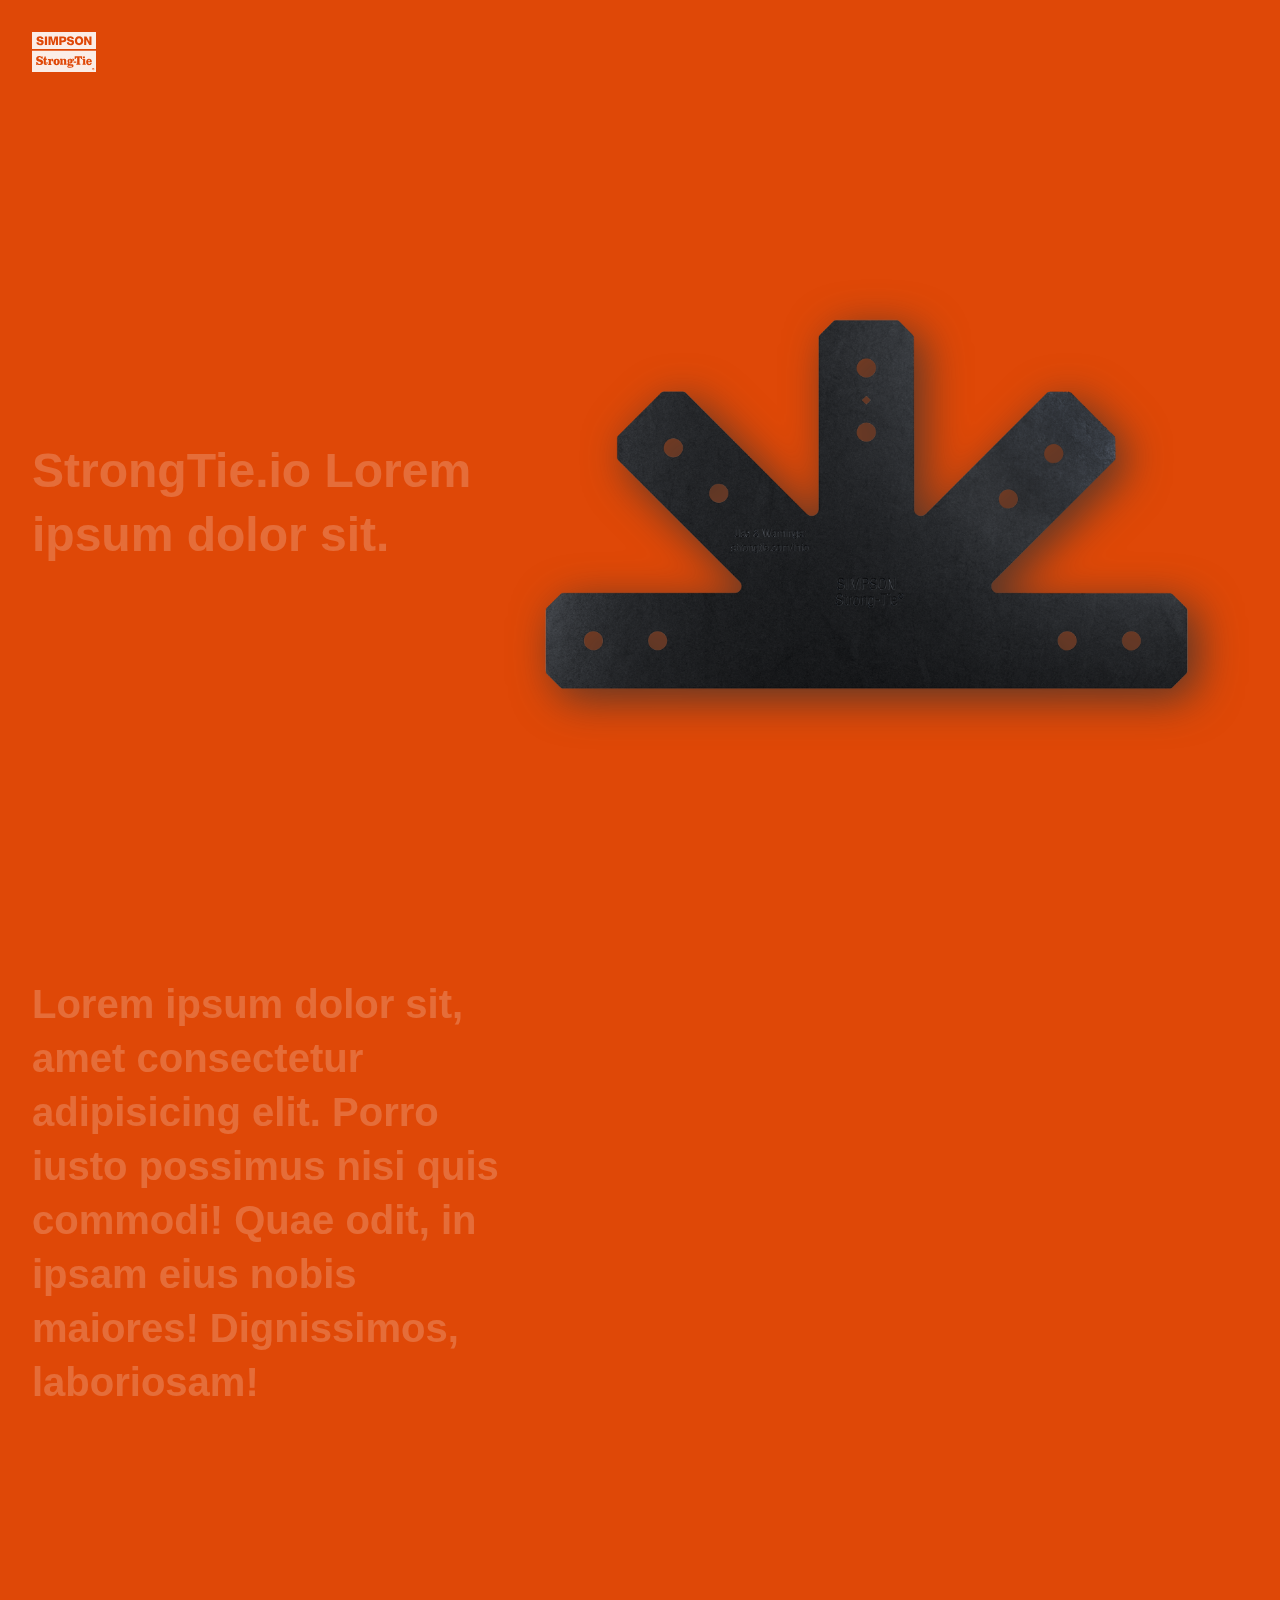
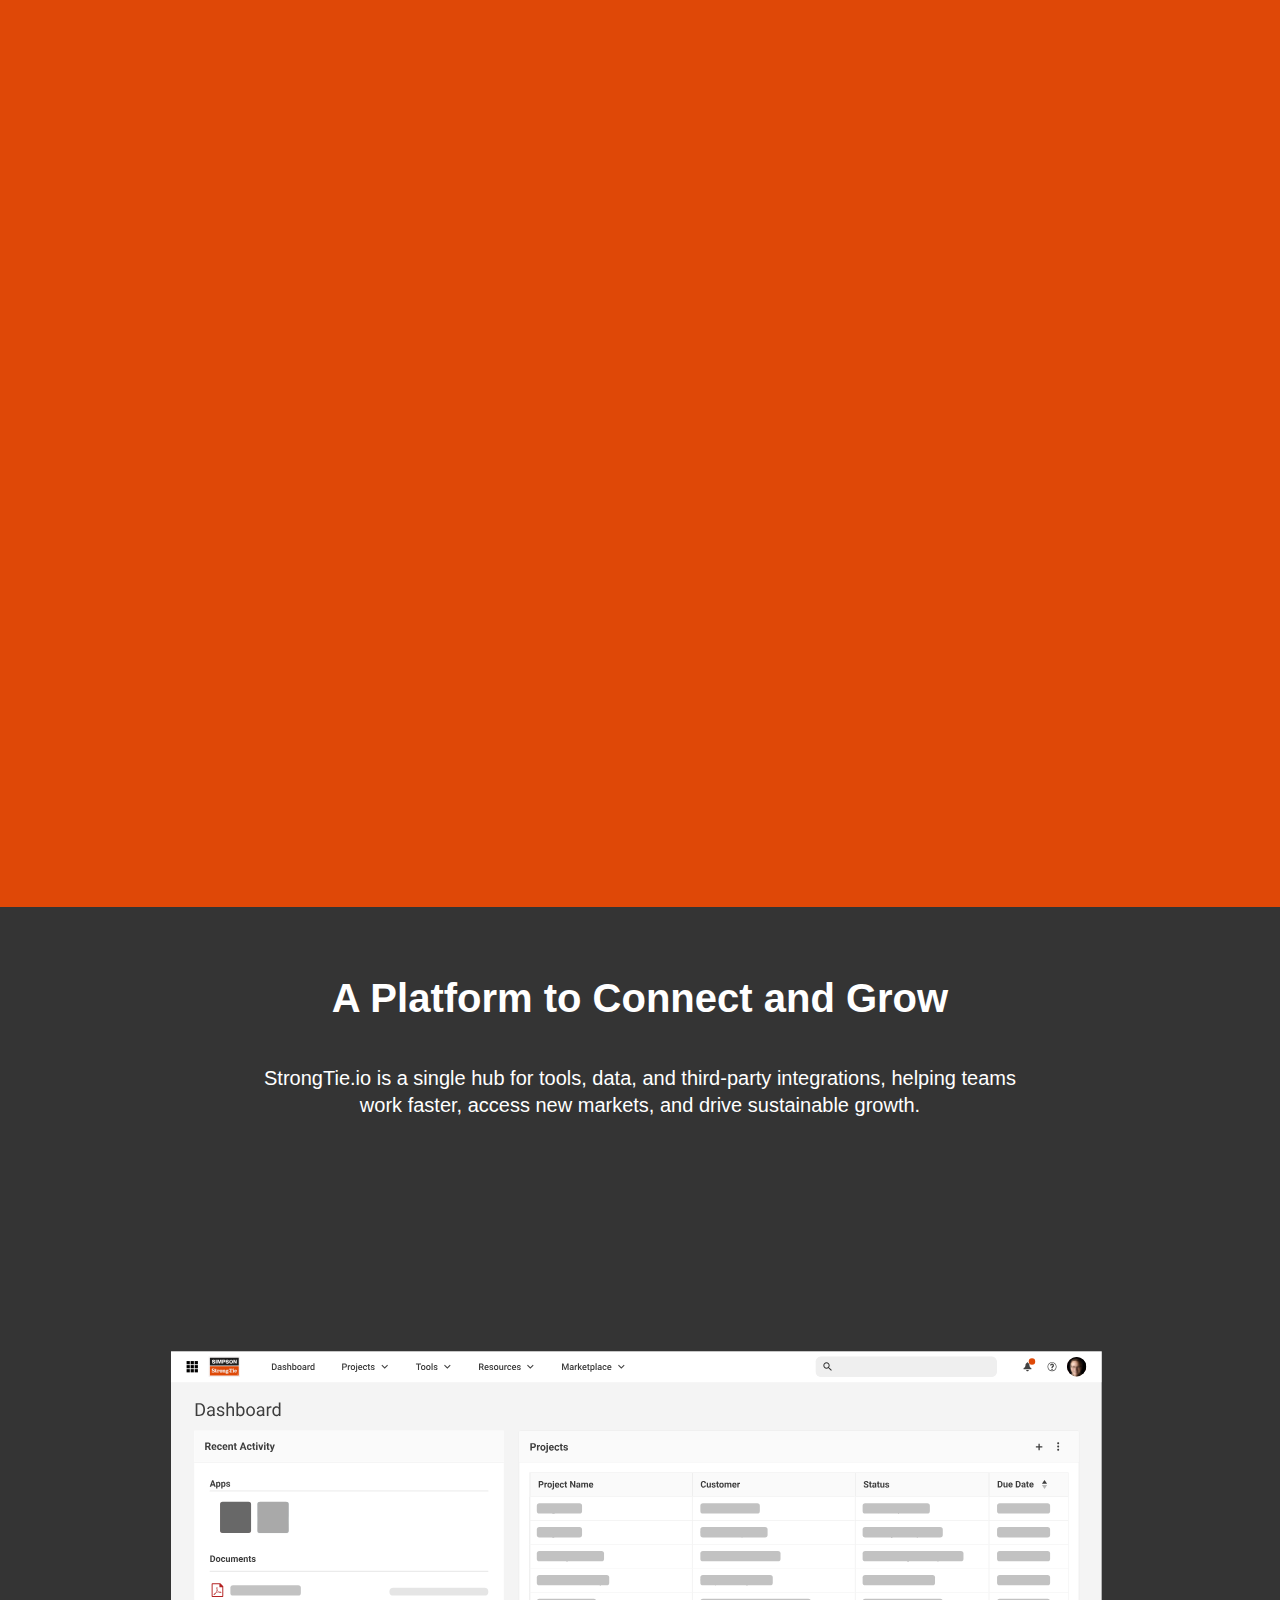
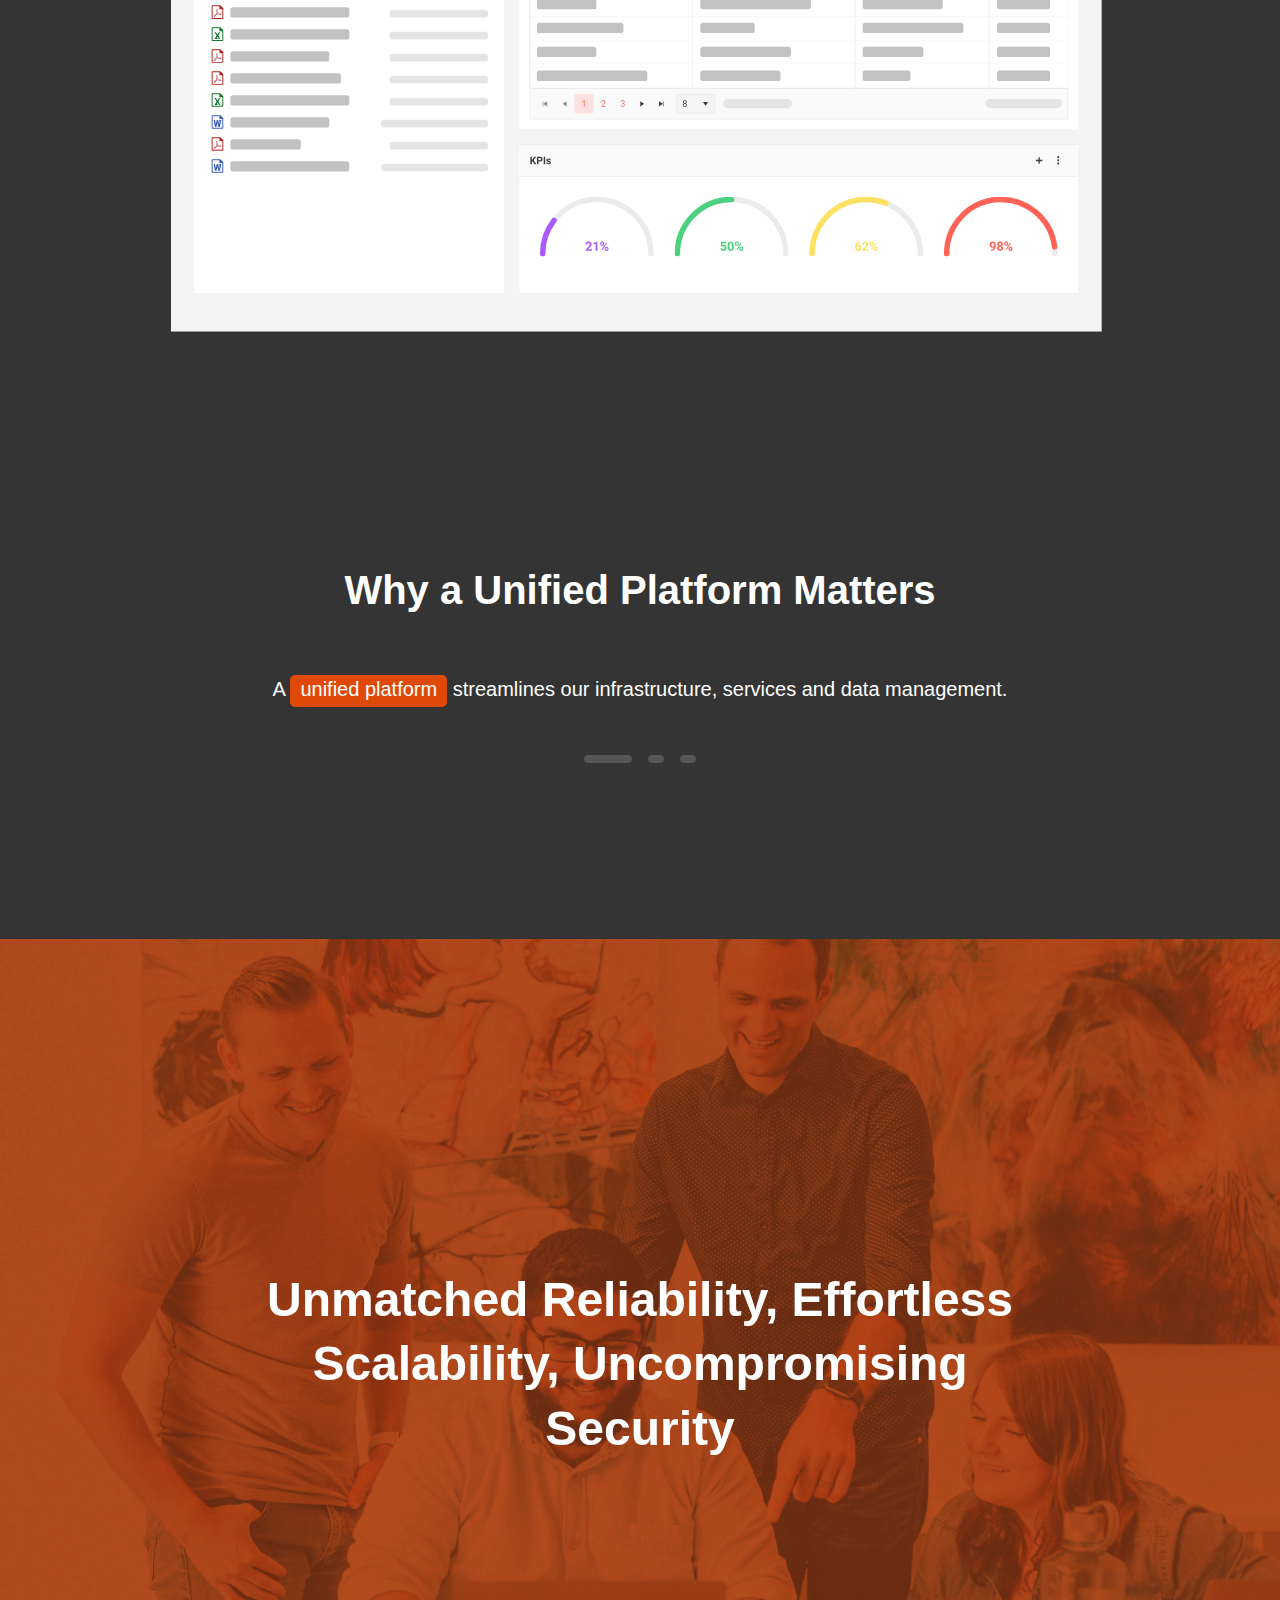
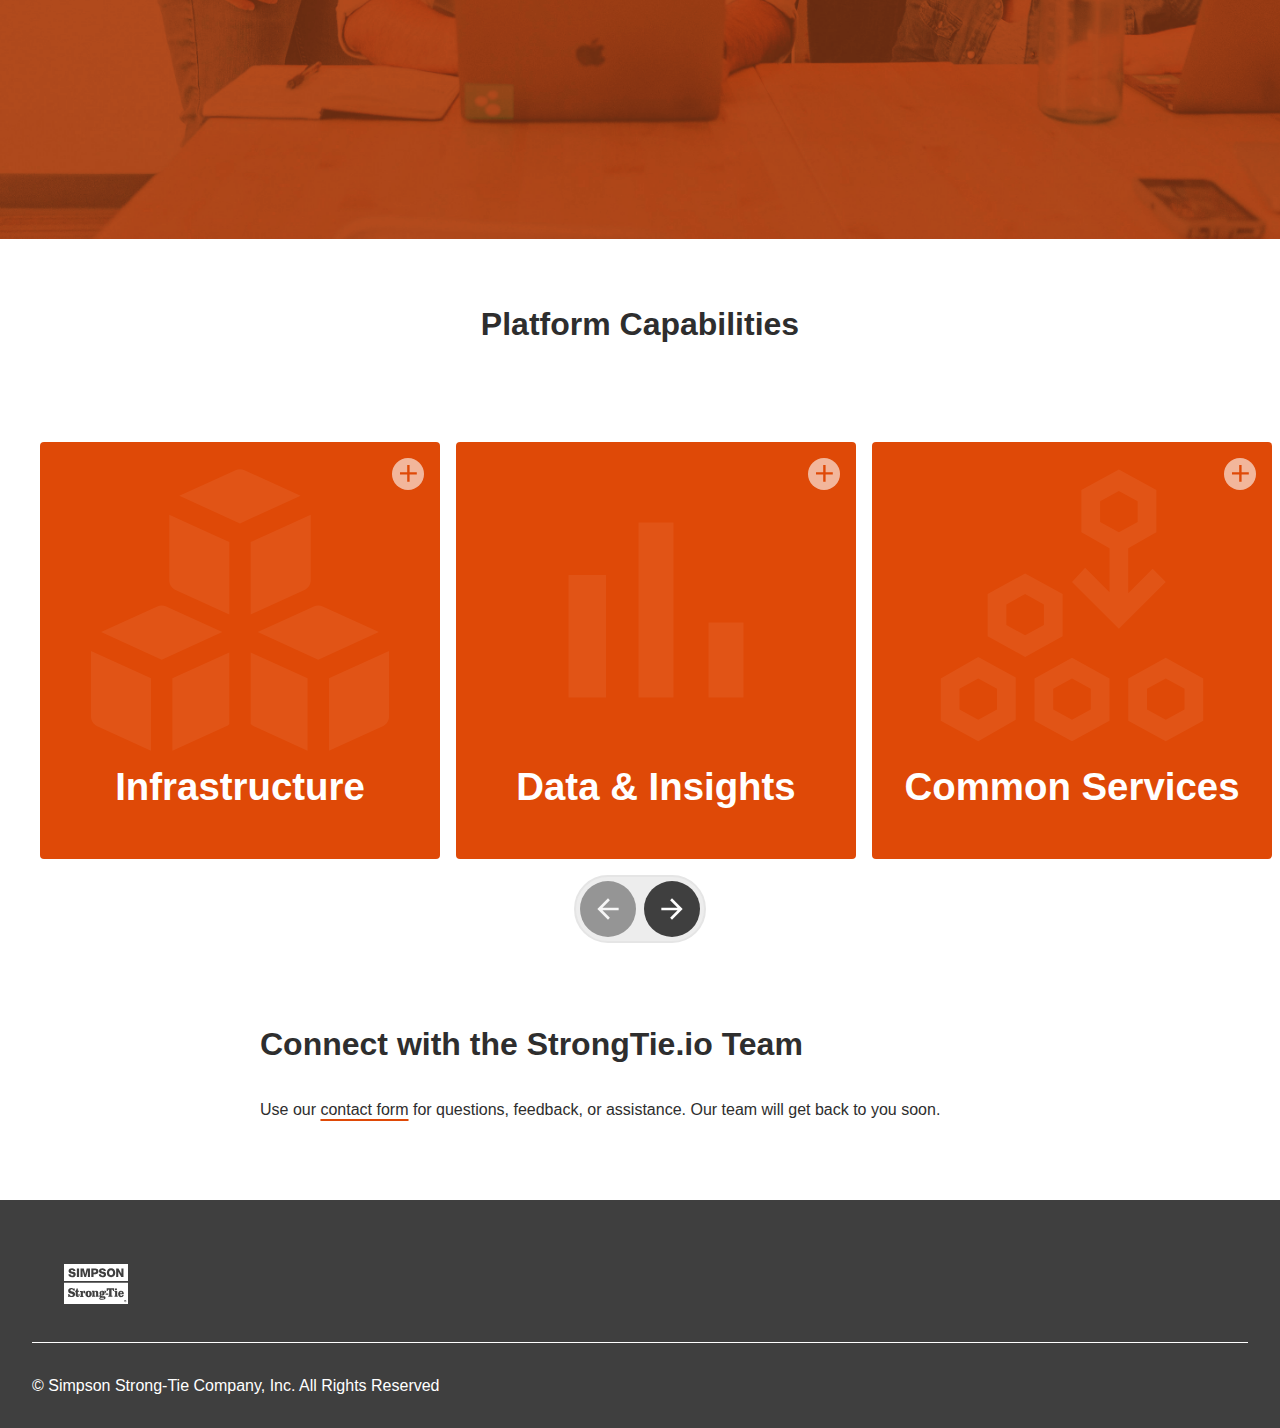
<file: st-io/index.html>
<!DOCTYPE html>
<html lang="en">
<head>
  <meta charset="UTF-8">
  <meta name="viewport" content="width=device-width, initial-scale=1.0, viewport-fit=cover">
  <link rel="stylesheet" href="css/index.css?v=16">

  <!-- favicon start -->
  <link rel="apple-touch-icon" sizes="57x57" href="img/favicon/apple-icon-57x57.png">
  <link rel="apple-touch-icon" sizes="60x60" href="img/favicon/apple-icon-60x60.png">
  <link rel="apple-touch-icon" sizes="72x72" href="img/favicon/apple-icon-72x72.png">
  <link rel="apple-touch-icon" sizes="76x76" href="img/favicon/apple-icon-76x76.png">
  <link rel="apple-touch-icon" sizes="114x114" href="img/favicon/apple-icon-114x114.png">
  <link rel="apple-touch-icon" sizes="120x120" href="img/favicon/apple-icon-120x120.png">
  <link rel="apple-touch-icon" sizes="144x144" href="img/favicon/apple-icon-144x144.png">
  <link rel="apple-touch-icon" sizes="152x152" href="img/favicon/apple-icon-152x152.png">
  <link rel="apple-touch-icon" sizes="180x180" href="img/favicon/apple-icon-180x180.png">
  <link rel="icon" type="image/png" sizes="192x192"  href="img/favicon/android-icon-192x192.png">
  <link rel="icon" type="image/png" sizes="32x32" href="img/favicon/favicon-32x32.png">
  <link rel="icon" type="image/png" sizes="96x96" href="img/favicon/favicon-96x96.png">
  <link rel="icon" type="image/png" sizes="16x16" href="img/favicon/favicon-16x16.png">
  <link rel="manifest" href="img/favicon/manifest.json">
  <meta name="msapplication-TileColor" content="#ffffff">
  <meta name="msapplication-TileImage" content="img/favicon/ms-icon-144x144.png">
  <meta name="theme-color" content="#ffffff">

  <!-- favicon end -->



  <script src="js/scroll-timeline.js"></script>

  <title>Strongtie.io</title>
</head>
<body>


<div class='scrollwatch'></div>

    <div class='logo'>
      <a href='https://www.strongtie.com' id='logo'>
        <img src="img/sst_logo_white.svg" />
      </a>
    </div>


    <section id='splash'>

      <header class="siteHeader">
        <h1><em class="siteName">StrongTie.io</em> Lorem ipsum dolor sit.</h1>
        <h2><span><em class="siteName">StrongTie.io</em></span>Lorem ipsum dolor sit, amet consectetur adipisicing elit. Porro iusto possimus nisi quis commodi! Quae odit, in ipsam eius nobis maiores! Dignissimos, laboriosam!</h2>
      </header>


      <div class='splashWrapper'>


        <div class='infographic'>
          <div class='infographic-wrapper'>

            <!-- images -->
            <div id='gableplate' >
              <img src="img/gableplate-2.png" loading="eager" />
            </div>
            <div id='infographic'>
              <img src="img/chart-3.png" loading="eager" />
            </div>

            <!-- cards -->
<!-- Ecosystem             -->
            <div id='info-ecosystem' class="infoCards" data-card="ecosystem">
              <div class='title'>Sit amet</div>
              <div class='icon'>
                <img src="img/infographic/ecosystem.svg" loading="lazy" />
              </div>
              <div class='about'>

                <div class='aboutWrapper'>
                  <div class='aboutIcon'>
                    <img src="img/infographic/ecosystem-inverse.svg" loading="lazy" />
                  </div>
                  <div class='aboutTitle'>Sit amet</div>
                  <div class='aboutContent'>Lorem ipsum dolor sit amet consectetur adipisicing elit. Quod eaque quo quibusdam.</div>
                </div>


              </div>
            </div>

<!-- Efficiency -->
            <div id='info-efficiency' class="infoCards" data-card="efficiency">
              <div class='title'>Ipsum</div>
              <div class='icon'>
                <img src="img/infographic/efficiency.svg" loading="lazy" />
              </div>
              <div class='about'>

                <div class='aboutWrapper'>
                  <div class='aboutIcon'>
                    <img src="img/infographic/efficiency-inverse.svg" loading="lazy" />
                  </div>
                  <div class='aboutTitle'>Ipsum</div>
                  <div class='aboutContent'>Lorem ipsum dolor sit amet consectetur adipisicing elit. Consequatur provident, odio cum exercitationem incidunt cumque rerum rem.</div>
                </div>

              </div>
            </div>

<!-- Monetization -->
            <div id='info-monetization' class="infoCards" data-card="monetization">
              <div class='title'>Consectetur</div>
              <div class='icon'>
                <img src="img/infographic/monetization.svg" loading="lazy" />
              </div>
              <div class='about'>

                <div class='aboutWrapper'>
                  <div class='aboutIcon'>
                    <img src="img/infographic/monetization-inverse.svg" loading="lazy"  />
                  </div>
                  <div class='aboutTitle'>Consectetur</div>
                  <div class='aboutContent'>Lorem ipsum dolor sit amet consectetur adipisicing elit. Eum, autem labore fuga iste natus dolorem voluptates hic.</div>
                </div>

              </div>
            </div>

<!-- retention -->
            <div id='info-retention' class="infoCards" data-card="retention">
              <div class='title'>Lorem</div>
              <div class='icon'>
                <img src="img/infographic/retention.svg" loading="lazy" />
              </div>
              <div class='about'>

                <div class='aboutWrapper'>
                  <div class='aboutIcon'>
                    <img src="img/infographic/retention-inverse.svg" loading="lazy" />
                  </div>
                  <div class='aboutTitle'>Lorem</div>
                  <div class='aboutContent'>Lorem ipsum dolor sit amet consectetur adipisicing elit. Amet ut aliquid iure sequi! Recusandae, doloribus.</div>
                </div>

              </div>
            </div>

<!-- Scalability -->
            <div id='info-scaleability' class="infoCards" data-card="scaleability">
              <div class='title'>Dolor</div>
              <div class='icon'>
                <img src="img/infographic/scaleability.svg" loading="lazy" />
              </div>
              <div class='about'>

                <div class='aboutWrapper'>
                  <div class='aboutIcon'>
                    <img src="img/infographic/scaleability-inverse.svg" loading="lazy" />
                  </div>
                  <div class='aboutTitle'>Dolor</div>
                  <div class='aboutContent'>Lorem ipsum dolor sit amet consectetur, adipisicing elit. Autem pariatur cupiditate libero quam voluptatum qui.</div>
                </div>

              </div>
            </div>


          </div>
        </div> <!-- infographic -->


<!-- Buttons -->
        <div class='splashBkg'>

          <div id='infoArrows'>
            <div class='directionWrapper'>
              <div id='infoLeft' class="-disabled">
                <svg viewBox="0 0 32 32" fill="none" xmlns="http://www.w3.org/2000/svg">
                <path d="M16.0002 5.33325L14.1202 7.21325L21.5602 14.6666H5.3335V17.3333H21.5602L14.1202 24.7866L16.0002 26.6666L26.6668 15.9999L16.0002 5.33325Z" fill="currentcolor"/>
                </svg>
              </div>

              <div id='infoRight'>
                <svg viewBox="0 0 32 32" fill="none" xmlns="http://www.w3.org/2000/svg">
                <path d="M16.0002 5.33325L14.1202 7.21325L21.5602 14.6666H5.3335V17.3333H21.5602L14.1202 24.7866L16.0002 26.6666L26.6668 15.9999L16.0002 5.33325Z" fill="currentcolor"/>
                </svg>
              </div>
            </div>
          </div>

        </div>

      </div>
    </section>

<!-- splash -->



    <section class='highlight'>
      <div class='content'>
        <h2>A Platform to Connect and Grow</h2>
        <p><em class="siteName">StrongTie.io</em> is a single hub for tools, data, and third-party integrations, helping teams work faster, access new markets, and drive sustainable growth.</p>
      </div>

        <div class='content -wide -observed' data-fx="sizeup">
          <img src="img/platform.svg" loading="lazy" />
        </div>


      <div class='content'>
        <h2>Why a Unified Platform Matters</h2>
        <div class='carouselWrapper' id="platformMatters">
          <ul class='carousel'>
            <li class="-current">A <em>unified platform</em> streamlines our infrastructure, services and data management.</li>

            <li>A <em>common platform</em> that reduces redundancies, lowers development and maintenance costs, and boosts margins. </li>

            <li>An <em>intuitive</em> platform experience that simplifies training and support, reduces costs, and boosts engagement.</li>
          </ul>
          <div class='counters'>
            <span class="-current"></span>
            <span></span>
            <span></span>
          </div>
        </div>

      </div>
    </section>

      <section class='content -hero' id="hero">
        <h2 class="content  ">Unmatched Reliability, Effortless Scalability, Uncompromising Security</h2>
      </section>

      <section>
        <div class='content -inverse'>
          <!-- <p>Our platform is powered by core services engineered to deliver unwavering reliability, seamless growth potential, and uncompromising security—so we can innovate with confidence.</p> -->
          <h3>Platform Capabilities</h3>
        </div>
      </section>


      <section id="cardScroller">
        <div class='cards '  data-fx="slideup">

         <!--Infrastructure -->
         <div class='card '>
           <div class='openWidget'>
             <svg viewBox="0 0 32 32" fill="none" xmlns="http://www.w3.org/2000/svg"><path d="M25.3334 17.3306H17.3334V25.3306H14.6667V17.3306H6.66675V14.6639H14.6667V6.66394H17.3334V14.6639H25.3334V17.3306Z" fill="currentcolor"/></svg>
           </div>
           <div class="summary -infrastructure">
             <h2>Infrastructure</h2>
           </div>
           <dialog class='details'>
             <div class='detailsWrapper'>
               <button class='closeButton'>
                 <svg viewBox="0 0 46 46" fill="none" xmlns="http://www.w3.org/2000/svg">
                   <path d="M30.5406 17.3412L24.8838 22.998L30.5406 28.6549L28.655 30.5405L22.9982 24.8837L17.3413 30.5405L15.4557 28.6549L21.1125 22.998L15.4557 17.3412L17.3413 15.4556L22.9982 21.1124L28.655 15.4556L30.5406 17.3412Z" fill="currentcolor" />
                 </svg>
               </button>
               <div class='detailsContent'>
                 <header>
                   <h2>Powerful, Flexible, and Always Secure.</h2>
                   <p>Lorem ipsum dolor sit amet consectetur adipisicing elit. Reprehenderit nam repellat, illum suscipit vitae praesentium eligendi tempora! </p>
                 </header>

                 <div class='banner -infrastructure'></div>

                 <div class='detailsContents -infrastructure'>
                   <h3>Lorem ipsum dolor sit amet consectetur adipisicing elit. Aliquam, odio?</h3>
                   <div class='detailCards'>
                     <div class='img'><img src="img/cards/infrastructure-Scaling.svg" alt="image with puzzle pieces" loading="lazy" /></div>
                     <h4>Lorem, ipsum.</h4>
                     <p>Lorem ipsum dolor sit amet consectetur adipisicing elit. Corrupti aliquam ullam nesciunt pariatur neque, obcaecati quaerat aut quas eveniet iusto!</p>
                   </div>

                   <div class='detailCards'>
                     <div class='img'><img src="img/cards/infrastructure-Cloud.svg" loading="lazy" /></div>
                     <h4>Lorem, ipsum.</h4>
                     <p>Lorem ipsum dolor, sit amet consectetur adipisicing elit. Debitis deleniti error est laboriosam quos! </p>
                   </div>

                   <div class='detailCards'>
                     <div class='img'><img src="img/cards/infrastructure-Continuity.svg" loading="lazy"  /></div>
                     <h4>Lorem ipsum dolor sit. </h4>
                     <p>Lorem ipsum dolor sit, amet consectetur adipisicing elit. Veritatis reiciendis in, ab veniam dicta doloremque qui quos?</p>
                   </div>

                   <div class='detailCards'>
                     <div class='img'><img src="img/cards/infrastructure-Security.svg" loading="lazy"  /></div>
                     <h4>Lorem, ipsum dolor. </h4>
                     <p>Lorem, ipsum dolor sit amet consectetur adipisicing elit. Sequi laboriosam maxime possimus in? Numquam praesentium itaque cumque vero? Quia, nobis.</p>
                   </div>

                   <div class='detailCards'>
                     <div class='img'><img loading="lazy" src="img/cards/infrastructure-Monitoring.svg" /></div>
                     <h4>Lorem ipsum dolor sit.</h4>
                     <p>Lorem ipsum dolor sit, amet consectetur adipisicing elit. Enim temporibus esse, inventore maiores vero culpa at.</p>
                   </div>

                   <div class='detailCards'>
                     <div class='img'><img loading="lazy"  src="img/cards/infrastructure-DevOps.svg" /></div>
                     <h4>Lorem, ipsum.</h4>
                     <p>Lorem ipsum dolor sit amet consectetur adipisicing elit. Sunt fuga harum alias impedit voluptates vitae explicabo similique qui!</p>
                   </div>
                 </div>

                 <footer class="-banner"></footer>
               </div>
             </div>
           </dialog>
         </div> <!--Infrastructure -->

         <!-- Data & Insights -->
         <div class='card'>
           <div class='openWidget'>
             <svg viewBox="0 0 32 32" fill="none" xmlns="http://www.w3.org/2000/svg"><path d="M25.3334 17.3306H17.3334V25.3306H14.6667V17.3306H6.66675V14.6639H14.6667V6.66394H17.3334V14.6639H25.3334V17.3306Z" fill="currentcolor"/></svg>
           </div>
           <div class="summary -data">
             <h2>Data &amp; Insights</h2>
           </div>
           <dialog class='details'>
             <div class='detailsWrapper'>
               <button class='closeButton'>
                 <svg viewBox="0 0 46 46" fill="none" xmlns="http://www.w3.org/2000/svg">
                   <path d="M30.5406 17.3412L24.8838 22.998L30.5406 28.6549L28.655 30.5405L22.9982 24.8837L17.3413 30.5405L15.4557 28.6549L21.1125 22.998L15.4557 17.3412L17.3413 15.4556L22.9982 21.1124L28.655 15.4556L30.5406 17.3412Z" fill="currentcolor" />
                 </svg>
               </button>
               <div class='detailsContent'>
                 <header>
                   <h2>Smart Data. Strong Security.     </h2>
                   <p>Lorem ipsum dolor sit amet consectetur adipisicing elit. Cumque beatae obcaecati consectetur.</p>
                 </header>
                 <div class='banner -data'></div>

                 <div class='detailsContents -data'>
                   <h3>Securing and managing data across every application.</h3>
                   <div class='river -r'>
                     <div class='img'>
                       <img loading="lazy"  src="img/cards/data-Collection.svg" />

                     </div>
                     <div class='riverContent'>
                       <h4>Lorem, ipsum.</h4>
                       <p>Lorem ipsum dolor, sit amet consectetur adipisicing elit. Magnam, explicabo non in inventore dignissimos quia officia tempore eligendi aut ex distinctio quidem facilis molestias quisquam beatae culpa. </p>
                     </div>
                   </div>
                   <!-- /.river -r -->

                   <div class='river -l'>
                     <div class='img'>
                      <img loading="lazy"  src="img/cards/data-Storage.svg" />
                     </div>
                     <div class='riverContent'>
                       <h4>Dolor sit. </h4>
                       <p>Lorem ipsum dolor sit amet, consectetur adipisicing elit. Id culpa, impedit laborum incidunt alias rem facere autem aliquid corrupti odit eveniet minima commodi ab ipsa animi neque.</p>
                     </div>
                   </div>
                   <!-- /.river -l -->

                   <div class='river -r'>
                     <div class='img'>
                       <img loading="lazy"  src="img/cards/data-Governance.svg" />
                     </div>
                     <div class='riverContent'>
                       <h4>Lorem ipsum dolor sit.</h4>
                       <p>Lorem ipsum dolor sit amet consectetur adipisicing elit. Blanditiis, soluta accusantium? Magnam, aut inventore iste tempore nobis facere, animi, quo quis atque qui at error nostrum hic ea eligendi alias. </p>
                     </div>
                   </div>
                   <!-- /.river -r -->

                   <div class='river -l'>
                     <div class='img'>
                       <img loading="lazy"  src="img/cards/data-Analysis.svg" />
                     </div>
                     <div class='riverContent'>
                       <h4>Lorem, ipsum dolor.</h4>
                       <p>Lorem, ipsum dolor sit amet consectetur adipisicing elit. Minima nesciunt, quia, asperiores non possimus quod consequuntur, architecto ut impedit obcaecati amet iusto.</p>
                     </div>
                   </div>
                   <!-- /.river -l -->

                   <div class='river -r'>
                     <div class='img'>
                       <img loading="lazy"  src="img/cards/data-Machine-Learning.svg" />
                     </div>
                     <div class='riverContent'>
                       <h4>Lorem ipsum dolor sit amet.</h4>
                       <p>Lorem ipsum dolor sit amet consectetur adipisicing elit. Amet, est id similique tempora labore ad illum sed vitae voluptates rem? </p>
                     </div>
                   </div>
                   <!-- /.river -r -->

                   <div class='river -l'>
                     <div class='img'>
                       <img loading="lazy"  src="img/cards/data-Access.svg" />
                     </div>
                     <div class='riverContent'>
                       <h4>Lorem ipsum dolor sit.</h4>
                       <p>Lorem ipsum, dolor sit amet consectetur adipisicing elit. Fugit aliquam esse maiores voluptatibus accusantium pariatur hic quibusdam suscipit molestias?. </p>
                     </div>
                   </div>
                   <!-- /.river -l -->

                   <div class='river -r'>
                     <div class='img'>
                       <img loading="lazy"  src="img/cards/data-Auditing.svg" />
                     </div>
                     <div class='riverContent'>
                       <h4>Lorem ipsum dolor sit amet consectetur adipisicing.</h4>
                       <p>Lorem ipsum dolor sit amet consectetur adipisicing elit. Iste, inventore, accusamus quas impedit in saepe fugit facere explicabo maxime expedita id quis tempore!. </p>
                     </div>
                   </div>
                   <!-- /.river -r -->

                 </div>

                 <footer class='-banner'></footer>
               </div>
             </div>
           </dialog>
         </div>
         <!-- Data & Insights -->


         <!-- Common Services -->
         <div class='card'>
           <div class='openWidget'>
             <svg viewBox="0 0 32 32" fill="none" xmlns="http://www.w3.org/2000/svg"><path d="M25.3334 17.3306H17.3334V25.3306H14.6667V17.3306H6.66675V14.6639H14.6667V6.66394H17.3334V14.6639H25.3334V17.3306Z" fill="currentcolor"/></svg>
           </div>
           <div class="summary -services">
             <h2>Common Services</h2>
           </div>
           <dialog class='details'>
             <div class='detailsWrapper'>
               <button class='closeButton'>
                 <svg viewBox="0 0 46 46" fill="none" xmlns="http://www.w3.org/2000/svg">
                   <path d="M30.5406 17.3412L24.8838 22.998L30.5406 28.6549L28.655 30.5405L22.9982 24.8837L17.3413 30.5405L15.4557 28.6549L21.1125 22.998L15.4557 17.3412L17.3413 15.4556L22.9982 21.1124L28.655 15.4556L30.5406 17.3412Z" fill="currentcolor" />
                 </svg>
               </button>
               <div class='detailsContent'>
                 <header>
                   <h2>Powering Seamless Collaboration.</h2>
                   <p>Lorem ipsum dolor sit amet consectetur adipisicing elit. Nihil, laudantium veniam repellendus eius earum voluptatem iure, ducimus et inventore quas non saepe.</p>
                 </header>
                 <div class='banner -services'></div>

                 <div class='detailsContents -services'>
                   <h3>Lorem ipsum dolor sit amet consectetur adipisicing elit. Ex mollitia id magni ut vero eaque error.</h3>

                   <div class='river -l'>
                     <img loading="lazy"  src="img/cards/services-User-Mgmt.svg" />
                     <div class="riverContent">
                       <h4>Lorem ipsum dolor sit.</h4>
                       <p>Lorem ipsum, dolor sit amet consectetur adipisicing elit. Atque totam hic iure. Quia vero eveniet earum.</p>
                     </div>
                   </div>
                   <!-- /.river -l -->

                   <div class='river -r'>
                     <img loading="lazy"  src="img/cards/services-Content-Mgmt.svg" />
                     <div class="riverContent">
                       <h4>Lorem ipsum dolor sit.</h4>
                       <p>Lorem ipsum dolor sit amet consectetur adipisicing elit. Eum placeat perferendis similique vitae sit doloremque ad voluptatem, asperiores nesciunt maxime exercitationem illum voluptate sequi explicabo cumque!</p>
                     </div>
                   </div>
                   <!-- /.river -r -->

                   <div class='river -l'>
                     <img loading="lazy" src="img/cards/services-Company-Settings.svg" />
                     <div class="riverContent">
                       <h4>Lorem ipsum dolor sit amet.</h4>
                       <p>Lorem ipsum dolor sit amet consectetur, adipisicing elit. Odio iure exercitationem corporis commodi consequuntur voluptatibus facilis deleniti totam et.</p>
                     </div>
                   </div>
                   <!-- /.river -l -->

                   <div class='river -r'>
                     <img loading="lazy"  src="img/cards/services-Communication.svg" />
                     <div class="riverContent">
                       <h4>Lorem, ipsum dolor.</h4>
                       <p>Lorem, ipsum dolor sit amet consectetur adipisicing elit. Illum numquam neque minus voluptate nobis explicabo eum dignissimos optio harum quod?</p>
                     </div>
                   </div>
                   <!-- /.river -r -->

                   <div class='river -l'>
                     <img loading="lazy"  src="img/cards/services-Catalog-Mgmt.svg" />
                     <div class="riverContent">
                       <h4>Lorem ipsum dolor sit amet.</h4>
                       <p>Lorem ipsum dolor sit amet consectetur adipisicing elit. Veritatis quam sequi ad repellat eligendi, necessitatibus illo reprehenderit cupiditate?</p>
                     </div>
                   </div>
                   <!-- /.river -l -->

                   <div class='river -r'>
                     <img loading="lazy"  src="img/cards/services-Navigation.svg" />
                     <div class="riverContent">
                       <h4>Lorem, ipsum dolor.</h4>
                       <p>Lorem ipsum dolor sit amet consectetur adipisicing elit. In consequatur harum nesciunt quibusdam maiores fuga rem exercitationem corrupti. </p>
                     </div>
                   </div>
                   <!-- /.river -r -->

                   <div class='river -l'>
                     <img loading="lazy"  src="img/cards/services-Community.svg" />
                     <div class="riverContent">
                       <h4>Lorem, ipsum.</h4>
                       <p>Lorem ipsum dolor sit amet consectetur adipisicing elit. Id dicta, enim omnis fugit facere facilis necessitatibus minima consequatur laboriosam quos corrupti tenetur officia quidem similique repellendus eligendi. </p>
                     </div>
                   </div>
                   <!-- /.river -l -->
                 </div>

                 <footer class='-banner'></footer>
               </div>
             </div>
           </dialog>
         </div>
         <!-- Common Services -->

         <!-- Unified Experience -->
         <div class='card'>
           <div class='openWidget'>
             <svg viewBox="0 0 32 32" fill="none" xmlns="http://www.w3.org/2000/svg"><path d="M25.3334 17.3306H17.3334V25.3306H14.6667V17.3306H6.66675V14.6639H14.6667V6.66394H17.3334V14.6639H25.3334V17.3306Z" fill="currentcolor"/></svg>
           </div>
           <div class="summary -unifiedExp">
             <h2>Unified Experience</h2>
           </div>
           <dialog class='details'>
             <div class='detailsWrapper'>
               <button class='closeButton'>
                 <svg viewBox="0 0 46 46" fill="none" xmlns="http://www.w3.org/2000/svg">
                   <path d="M30.5406 17.3412L24.8838 22.998L30.5406 28.6549L28.655 30.5405L22.9982 24.8837L17.3413 30.5405L15.4557 28.6549L21.1125 22.998L15.4557 17.3412L17.3413 15.4556L22.9982 21.1124L28.655 15.4556L30.5406 17.3412Z" fill="currentcolor" />
                 </svg>
               </button>
               <div class='detailsContent'>
                 <header>
                   <h2>Creating a Unified Experience.</h2>
                   <p>Focused on delivering a consistent and seamless experience across all applications, enhancing user satisfaction and brand loyalty.</p>
                 </header>
                 <div class='banner -unifiedExp'></div>

                 <div class='detailsContents'>
                   <h3>Unifying design across every interaction.</h3>
                   <div class='unifiedCards'>
                     <div class='thumbnails'>
                       <div class='thumbnail -active'>
                         <div class='icon'>
                           <svg viewBox="0 0 40 40" fill="none" xmlns="http://www.w3.org/2000/svg">
                             <path d="M5.83303 11.2166C4.19409 13.8527 3.32791 16.8959 3.33303 19.9999C3.33303 29.2049 10.7947 36.6666 19.9997 36.6666C21.6955 36.668 23.3816 36.4106 24.9997 35.9033M33.9214 29.1666C35.7172 26.4471 36.6719 23.2588 36.6664 19.9999C36.6664 10.7949 29.2047 3.33326 19.9997 3.33326C18.3039 3.33185 16.6178 3.58926 14.9997 4.09659" stroke="currentcolor" stroke-width="1.5" stroke-linecap="round" stroke-linejoin="round" />
                             <path d="M8.33333 11.6667C10.1743 11.6667 11.6667 10.1743 11.6667 8.33333C11.6667 6.49238 10.1743 5 8.33333 5C6.49238 5 5 6.49238 5 8.33333C5 10.1743 6.49238 11.6667 8.33333 11.6667Z" stroke="currentcolor" stroke-width="1.5" stroke-linecap="round" stroke-linejoin="round" />
                             <path d="M31.6663 34.9999C33.5073 34.9999 34.9997 33.5075 34.9997 31.6666C34.9997 29.8256 33.5073 28.3333 31.6663 28.3333C29.8254 28.3333 28.333 29.8256 28.333 31.6666C28.333 33.5075 29.8254 34.9999 31.6663 34.9999Z" stroke="currentcolor" stroke-width="1.5" stroke-linecap="round" stroke-linejoin="round" />
                             <path d="M13.3333 28.3332C15.1743 28.3332 16.6667 26.8408 16.6667 24.9998C16.6667 23.1589 15.1743 21.6665 13.3333 21.6665C11.4924 21.6665 10 23.1589 10 24.9998C10 26.8408 11.4924 28.3332 13.3333 28.3332Z" stroke="currentcolor" stroke-width="1.5" stroke-linecap="round" stroke-linejoin="round" />
                             <path d="M20.0001 28.3332C21.7197 28.3328 23.3971 27.8005 24.8023 26.8092C26.2074 25.8179 27.2715 24.4161 27.8485 22.7962C28.4256 21.1763 28.4873 19.4175 28.0254 17.7611C27.5634 16.1047 26.6003 14.6318 25.2682 13.5443C23.9361 12.4569 22.3001 11.8082 20.5848 11.6872C18.8694 11.5662 17.1586 11.9788 15.687 12.8685C14.2154 13.7581 13.0551 15.0813 12.3652 16.6564C11.6752 18.2316 11.4895 19.9816 11.8334 21.6665M20.0151 19.9998H20.0001" stroke="currentcolor" stroke-width="1.5" stroke-linecap="round" stroke-linejoin="round" />
                           </svg>
                         </div>
                         <h4>Unified Design System | STUDS </h4>
                         <div class='text'>Pre-built UI components that provide a consistent design experience, reduce development time, and eliminate redundancy.</div>
                       </div>

                       <div class='thumbnail'>
                         <div class='icon'>
                           <svg viewBox="0 0 40 40" fill="none" xmlns="http://www.w3.org/2000/svg">
                             <path d="M24.8438 9.65967L20.0391 12.4487L15.2141 9.65967L20.0391 6.87061L24.8438 9.65967ZM32.1625 13.8933L27.3375 16.6823L32.1625 19.4714L36.9672 16.6823L32.1625 13.8933ZM9.16328 20.1933L13.9883 22.9823L18.793 20.1933L13.9883 17.4042L9.16328 20.1933ZM20.0633 13.8987L15.2383 16.6878L20.0633 19.4769L24.868 16.6878L20.0633 13.8987ZM2.42188 23.3097L7.26562 26.0979V20.5511L2.42188 17.7659V23.3128V23.3097ZM31.5625 21.2784L26.7188 24.0667V29.6089L31.5625 26.8229V21.2784ZM13.9758 10.3878L9.15078 13.1769L13.9758 15.9659L18.7805 13.1769L13.9758 10.3878ZM8.51562 26.8206L13.3594 29.6089V24.0667L8.51562 21.2784V26.8253V26.8206ZM26.1258 17.4104L21.3008 20.1995L26.1258 22.9886L30.9305 20.1995L26.1258 17.4104ZM19.4531 27.5823L14.6094 24.7933V30.3401L19.4531 33.1292V27.5823ZM25.4688 24.7956L20.7031 27.5823V33.1245L25.4688 30.3386V24.7956ZM26.0992 10.3815L21.2742 13.1706L26.0992 15.9597L30.9039 13.1706L26.0992 10.3815ZM7.92734 13.8933L3.10156 16.6823L7.92656 19.4714L12.7313 16.6823L7.92734 13.8933ZM37.5781 17.7784L32.8125 20.5644V26.1065L37.5781 23.3206V17.7784ZM15.2258 23.7104L20.0508 26.4995L24.8555 23.7104L20.0508 20.9214L15.2258 23.7104Z" fill="currentcolor" />
                           </svg>
                         </div>
                         <h4>Cross-Platform Consistency</h4>
                         <div class='text'>A framework that supports consistency across web, mobile, and desktop applications, providing users with a familiar and intuitive experience regardless of device or access point.</div>
                       </div>

                       <div class='thumbnail'>
                         <div class='icon'>
                           <svg viewBox="0 0 40 40" fill="none" xmlns="http://www.w3.org/2000/svg">
                             <path d="M14.1663 10H36.6663L24.9997 30H3.33301L14.1663 10Z" stroke="currentcolor" stroke-width="2" stroke-linecap="round" stroke-linejoin="round" />
                           </svg>
                         </div>
                         <h4>Brand Consistency & Accessibility</h4>
                         <div class='text'>Design standards that reinforce the brand’s identity and ensure accessibility compliance, such as color contrast, font scalability, and keyboard navigation, creating an inclusive experience.</div>
                       </div>

                       <div class='thumbnail'>
                         <div class='icon'>
                           <svg viewBox="0 0 40 40" fill="none" xmlns="http://www.w3.org/2000/svg">
                             <path d="M20 4L7 9.77778V18.4444C7 26.4611 12.5467 33.9578 20 35.7778C27.4533 33.9578 33 26.4611 33 18.4444V9.77778L20 4ZM17.1111 27.1111L11.3333 21.3333L13.37 19.2967L17.1111 23.0233L26.63 13.5044L28.6667 15.5556L17.1111 27.1111Z" fill="currentcolor" />
                           </svg>
                         </div>
                         <h4>Design System Governance & Versioning</h4>
                         <div class='text'>Uses version control to manage iterative updates, ensuring continuous improvements while maintaining stability and compatibility across the platform.</div>
                       </div>

                       <div class='thumbnail'>
                         <div class='icon'>
                           <svg viewBox="0 0 40 40" fill="none" xmlns="http://www.w3.org/2000/svg">
                             <path d="M20 3.33325C21.8333 3.33325 23.3333 4.83325 23.3333 6.66659C23.3333 8.49992 21.8333 9.99992 20 9.99992C18.1667 9.99992 16.6667 8.49992 16.6667 6.66659C16.6667 4.83325 18.1667 3.33325 20 3.33325ZM35 14.9999H25V36.6666H21.6667V26.6666H18.3333V36.6666H15V14.9999H5V11.6666H35V14.9999Z" fill="currentcolor" />
                           </svg>
                         </div>
                         <h4>User-Centered Design Patterns</h4>
                         <div class='text'>Guides consistent design and enhances usability across the platform, using best practices informed by user research and feedback.</div>
                       </div>
                     </div> <!-- cards -->

                     <div class='displayText'>Pre-built UI components that provide a consistent design experience, reduce development time, and eliminate redundancy.</div>

                   </div> <!-- unifiedCards -->
                 </div>

                 <footer class='-banner'></footer>
               </div>
             </div>
           </dialog>
         </div>
         <!-- Unified Experience -->


         <!-- internal Dev Teams -->
         <div class='card'>
           <div class='openWidget'>
             <svg viewBox="0 0 32 32" fill="none" xmlns="http://www.w3.org/2000/svg"><path d="M25.3334 17.3306H17.3334V25.3306H14.6667V17.3306H6.66675V14.6639H14.6667V6.66394H17.3334V14.6639H25.3334V17.3306Z" fill="currentcolor"/></svg>
           </div>
           <div class="summary -internalDev">
             <h2>Dev Platform</h2>
           </div>
           <dialog class='details'>
             <div class='detailsWrapper'>
               <button class='closeButton'>
                 <svg viewBox="0 0 46 46" fill="none" xmlns="http://www.w3.org/2000/svg">
                   <path d="M30.5406 17.3412L24.8838 22.998L30.5406 28.6549L28.655 30.5405L22.9982 24.8837L17.3413 30.5405L15.4557 28.6549L21.1125 22.998L15.4557 17.3412L17.3413 15.4556L22.9982 21.1124L28.655 15.4556L30.5406 17.3412Z" fill="currentcolor" />
                 </svg>
               </button>
               <div class='detailsContent'>
                 <header>
                   <h2>Built for Internal Development.</h2>
                   <p>A centralized platform that equips development teams with the tools to build, deploy, and manage applications efficiently, streamlining workflows across the software lifecycle.</p>
                 </header>
                 <div class='banner -internalDev'></div>

                 <div class='detailsContents -internalDev'>

                   <h3>Streamlining workflows from development to deployment. </h3>

                   <div class='internals'>
                     <input type='radio' name='internals' id='characteristics' checked>
                     <label for='characteristics'>Characteristics</label>
                     <div class='radioContents'>
                       <dl>
                         <dt>Internal</dt>
                         <dd>Lorem ipsum dolor sit amet consectetur adipisicing elit. Consequatur harum non magni nemo eius tempora, repellendus nam blanditiis magnam perferendis.</dd>

                         <dt>Developer-Focused</dt>
                         <dd>Lorem, ipsum dolor sit amet consectetur adipisicing elit. Culpa quod esse distinctio in, eum dolor sit iure.</dd>

                         <dt>Platform-Based</dt>
                         <dd>Lorem, ipsum dolor sit amet consectetur adipisicing elit. Distinctio rem ipsam explicabo perferendis veniam, voluptatum ipsa voluptas nesciunt quos.</dd>
                       </dl>
                     </div>

                     <input type='radio' name='internals' id='benefits'>
                     <label for='benefits'>Benefits</label>
                     <div class='radioContents'>
                       <dl>
                         <dt>Enables Developer Self-Service</dt>
                         <dd>Lorem ipsum dolor, sit amet consectetur adipisicing elit. Aliquam sunt culpa nihil? Id eveniet vero culpa laboriosam. Minus et similique amet laborum.</dd>

                         <dt>Standardizes Processes</dt>
                         <dd>Lorem ipsum dolor sit amet consectetur adipisicing elit. Earum amet voluptas sint ducimus totam aliquid, velit quasi repellendus exercitationem.</dd>

                         <dt>Lowers Cognitive Load</dt>
                         <dd>Lorem ipsum dolor sit amet consectetur adipisicing elit. Impedit, reprehenderit! Illum itaque sint et rerum iure inventore porro molestias. Vel, sapiente.</dd>

                         <dt>End-to-End SDLC Management</dt>
                         <dd>Lorem ipsum dolor sit, amet consectetur adipisicing elit. Sit quis numquam fuga dignissimos explicabo, libero ex adipisci a distinctio beatae tempore nisi error eligendi sapiente neque corporis.</dd>
                       </dl>
                     </div> <!-- radioContents -->
                   </div>

                   <!-- internals -->

                 </div>

                 <footer class='-banner'></footer>
               </div>
             </div>
           </dialog>
         </div>
         <!-- internal Dev Teams -->

       </div> <!-- cards -->

        <div id='directionArrows'>
          <div class='directionWrapper'>
            <div id='arrowLeft' class="-disabled">
              <svg viewBox="0 0 32 32" fill="none" xmlns="http://www.w3.org/2000/svg">
              <path d="M16.0002 5.33325L14.1202 7.21325L21.5602 14.6666H5.3335V17.3333H21.5602L14.1202 24.7866L16.0002 26.6666L26.6668 15.9999L16.0002 5.33325Z" fill="currentcolor"/>
              </svg>
            </div>

            <div id='arrowRight'>
              <svg viewBox="0 0 32 32" fill="none" xmlns="http://www.w3.org/2000/svg">
              <path d="M16.0002 5.33325L14.1202 7.21325L21.5602 14.6666H5.3335V17.3333H21.5602L14.1202 24.7866L16.0002 26.6666L26.6668 15.9999L16.0002 5.33325Z" fill="currentcolor"/>
              </svg>
            </div>
          </div>
        </div>
      </section>

      <!-- <section class='highlight'>
        <div class='content -missionStatement  '>
          <span class='fade-in'>Simpson Strong-Tie is dedicated to innovating the future of the building industry</span>
          <span class='fade-in'>and committed to ongoing improvement, actively seeking feedback</span>
          <span class='fade-in'>and staying ahead of technological advances.</span>
          <span class='fade-in'>This dedication ensures we remain a leader in the industry,</span> <span class='fade-in'>consistently meeting the evolving needs of our users.</span>  
        </div>
      </section> -->

      <section>
        <div class='content -mailform'>
          <h3>Connect with the <em class="siteName">StrongTie.io</em> Team</h3>
          <p>Use our <a target="_blank">contact form</a> for questions, feedback, or assistance. Our team will get back to you soon. </p>

        </div>
      </section>

      <footer>
        <div class='logo'>
          <img loading="lazy"  src="img/sst_logo_white.svg" />
        </div>

        <p>&copy; <span id='year'></span> Simpson Strong-Tie Company, Inc. All Rights Reserved</p>




      </footer>

   <script src="js/scripts.js?v=16"></script>
</body>
<!-- v17 2025-01-08 -->
</html>
</file>
<file: st-io/css/index.css>
/*
 _______  _____          _____   ______ _______
 |       |     | |      |     | |_____/ |______
 |_____  |_____| |_____ |_____| |    \_ ______|

*/
:root {
  --studs-gray-00: #fafafa;
  --studs-gray-02: #f7f7f7;
  --studs-gray-05: #ededed;
  --studs-gray-10: #e5e5e5;
  --studs-gray-15: #d9d9d9;
  --studs-gray-20: #c2c2c2;
  --studs-gray-30: #a9a9a9;
  --studs-gray-40: #959595;
  --studs-gray-50: #757575;
  --studs-gray-60: #686868;
  --studs-gray-70: #565656;
  --studs-gray-80: #3f3f3f;
  --studs-gray-90: #2e2e2e;
  --studs-gray-100: #1d1d1d;
  --studs-white: #ffffff;
  --studs-black: #000000;
  --studs-orange-00: #FFF2EC;
  --studs-orange-05: #FFE7DB;
  --studs-orange-10: #FFDACA;
  --studs-orange-20: #FFBA9C;
  --studs-orange-30: #FF9162;
  --studs-orange-40: #E56D39;
  --studs-orange-50: #DF4907;
  --studs-orange-60: #B23A06;
  --studs-orange-70: #9A3205;
  --studs-orange-80: #7C2904;
  --studs-orange-90: #4C1902;
  --studs-orange-100: #361102;
  --studs-success-00: #F2FFF4;
  --studs-success-05: #CBF9D1;
  --studs-success-10: #A6F3B0;
  --studs-success-20: #76E184;
  --studs-success-30: #4CCF5D;
  --studs-success-40: #28BD3B;
  --studs-success-50: #29A039;
  --studs-success-60: #288234;
  --studs-success-70: #24652C;
  --studs-success-80: #1D4822;
  --studs-success-90: #132A16;
  --studs-success-100: #060D07;
  --studs-error-00: #FFF2F2;
  --studs-error-05: #FFD3D3;
  --studs-error-10: #FFB2B2;
  --studs-error-20: #FF8181;
  --studs-error-30: #FB5454;
  --studs-error-40: #F32828;
  --studs-error-50: #EB0000;
  --studs-error-60: #BF1313;
  --studs-error-70: #921D1D;
  --studs-error-80: #661E1E;
  --studs-error-90: #391717;
  --studs-error-100: #0D0606;
  --studs-warning-00: #FFFCF2;
  --studs-warning-05: #FFF3BE;
  --studs-warning-10: #FFE988;
  --studs-warning-20: #FFD246;
  --studs-warning-30: #FBBD08;
  --studs-warning-40: #D9A715;
  --studs-warning-50: #B7901E;
  --studs-warning-60: #957823;
  --studs-warning-70: #735F22;
  --studs-warning-80: #51441E;
  --studs-warning-90: #2F2814;
  --studs-warning-100: #0D0B06;
  --studs-info-00: #F2F8FF;
  --studs-info-05: #D3E8FF;
  --studs-info-10: #B1D7FF;
  --studs-info-20: #82B9FF;
  --studs-info-30: #559CFF;
  --studs-info-40: #2981FA;
  --studs-info-50: #0066F4;
  --studs-info-60: #145EC6;
  --studs-info-70: #1E5198;
  --studs-info-80: #203E69;
  --studs-info-90: #18263B;
  --studs-info-100: #060D07;
  --studs-focus: #1d9bf0;
}

@font-face {
  font-family: "HelveticaNeue";
  src: url("https://www.strongtie.com/_ui/fonts/9baef9a5-e2af-4838-a3bc-da9d36c0bde8.woff2") format("woff2"), url("https://www.strongtie.com/_ui/fonts/4bff1fbb-b4bf-4d95-9c47-efcb14384e36.woff") format("woff"), url("https://www.strongtie.com/_ui/fonts/7f1f2a7d-3837-4c93-b373-f03c5da3f9a1.ttf") format("truetype"), url("https://www.strongtie.com/_ui/fonts/d9f2752a-8d82-4cf1-b82f-109c1105be7f.svg#d9f2752a-8d82-4cf1-b82f-109c1105be7f") format("svg");
  font-weight: 200;
  font-style: normal;
}
@font-face {
  font-family: "HelveticaNeue";
  src: url("https://www.strongtie.com/_ui/fonts/766b9874-e171-4f44-8d0b-92de006b3477.woff2") format("woff2"), url("https://www.strongtie.com/_ui/fonts/6a815361-6e47-4eaa-8b82-06b76eca6684.woff") format("woff"), url("https://www.strongtie.com/_ui/fonts/fdfa66bc-eaee-412a-b193-5b24b4c3b1aa.ttf") format("truetype"), url("https://www.strongtie.com/_ui/fonts/52604114-1d29-4bbc-8473-b62681fbbb4e.svg#52604114-1d29-4bbc-8473-b62681fbbb4e") format("svg");
  font-weight: 200;
  font-style: italic;
}
@font-face {
  font-family: "HelveticaNeue";
  src: url("https://www.strongtie.com/_ui/fonts/aff68211-86bb-476d-882e-f7a3face144c.woff2") format("woff2"), url("https://www.strongtie.com/_ui/fonts/50d35bbc-dfd4-48f1-af16-cf058f69421d.woff") format("woff"), url("https://www.strongtie.com/_ui/fonts/278bef59-6be1-4800-b5ac-1f769ab47430.ttf") format("truetype"), url("https://www.strongtie.com/_ui/fonts/2e309b1b-08b8-477f-bc9e-7067cf0af0b3.svg#2e309b1b-08b8-477f-bc9e-7067cf0af0b3") format("svg");
  font-weight: 300;
  font-style: normal;
}
@font-face {
  font-family: "HelveticaNeue";
  src: url("https://www.strongtie.com/_ui/fonts/259bda14-7f43-47ac-b7ac-2baa71dbc05f.woff2") format("woff2"), url("https://www.strongtie.com/_ui/fonts/b6d63cb7-64b5-4d39-beaf-a8d9fe5eb1df.woff") format("woff"), url("https://www.strongtie.com/_ui/fonts/284ad777-0022-42a3-9197-c449457c670a.ttf") format("truetype"), url("https://www.strongtie.com/_ui/fonts/202b6353-ffff-45b1-9a1a-89497323d7ed.svg#202b6353-ffff-45b1-9a1a-89497323d7ed") format("svg");
  font-weight: 300;
  font-style: italic;
}
@font-face {
  font-family: "HelveticaNeue";
  src: url("https://www.strongtie.com/_ui/fonts/5a13f7d1-b615-418e-bc3a-525001b9a671.woff2") format("woff2"), url("https://www.strongtie.com/_ui/fonts/530dee22-e3c1-4e9f-bf62-c31d510d9656.woff") format("woff"), url("https://www.strongtie.com/_ui/fonts/688ab72b-4deb-4e15-a088-89166978d469.ttf") format("truetype"), url("https://www.strongtie.com/_ui/fonts/7816f72f-f47e-4715-8cd7-960e3723846a.svg#7816f72f-f47e-4715-8cd7-960e3723846a") format("svg");
  font-weight: 400;
  font-style: normal;
}
@font-face {
  font-family: "HelveticaNeue";
  src: url("https://www.strongtie.com/_ui/fonts/09f28057-e848-49b3-94bf-bfaefff51b64.woff2") format("woff2"), url("https://www.strongtie.com/_ui/fonts/8e9ee02b-f337-4f13-ad6c-969d6d6536c8.woff") format("woff"), url("https://www.strongtie.com/_ui/fonts/beddbbc6-203e-4f36-8960-3f5ca22af567.ttf") format("truetype"), url("https://www.strongtie.com/_ui/fonts/af177436-d9e8-44e8-9c9c-ef2d945f20a3.svg#af177436-d9e8-44e8-9c9c-ef2d945f20a3") format("svg");
  font-weight: 400;
  font-style: italic;
}
@font-face {
  font-family: "HelveticaNeue";
  src: url("https://www.strongtie.com/_ui/fonts/b0868b4c-234e-47d3-bc59-41ab9de3c0db.woff2") format("woff2"), url("https://www.strongtie.com/_ui/fonts/bcf54343-d033-41ee-bbd7-2b77df3fe7ba.woff") format("woff"), url("https://www.strongtie.com/_ui/fonts/b0ffdcf0-26da-47fd-8485-20e4a40d4b7d.ttf") format("truetype"), url("https://www.strongtie.com/_ui/fonts/da09f1f1-062a-45af-86e1-2bbdb3dd94f9.svg#da09f1f1-062a-45af-86e1-2bbdb3dd94f9") format("svg");
  font-weight: 500;
  font-style: normal;
}
@font-face {
  font-family: "HelveticaNeue";
  src: url("https://www.strongtie.com/_ui/fonts/462d508d-efc7-478f-b84e-288eeb69a160.woff2") format("woff2"), url("https://www.strongtie.com/_ui/fonts/2c056da8-4920-4e20-8c69-8a6b315458a9.woff") format("woff"), url("https://www.strongtie.com/_ui/fonts/2381d918-136d-444f-8391-db0cba6da388.ttf") format("truetype"), url("https://www.strongtie.com/_ui/fonts/d0697971-6f58-4597-942e-8beabd1adc87.svg#d0697971-6f58-4597-942e-8beabd1adc87") format("svg");
  font-weight: 500;
  font-style: italic;
}
@font-face {
  font-family: "HelveticaNeue";
  src: url("https://www.strongtie.com/_ui/fonts/3600b37f-2bf1-45f3-be3a-03365f16d9cb.woff2") format("woff2"), url("https://www.strongtie.com/_ui/fonts/60be5c39-863e-40cb-9434-6ebafb62ab2b.woff") format("woff"), url("https://www.strongtie.com/_ui/fonts/4c6503c9-859b-4d3b-a1d5-2d42e1222415.ttf") format("truetype"), url("https://www.strongtie.com/_ui/fonts/36c182c6-ef98-4021-9b0d-d63122c2bbf5.svg#36c182c6-ef98-4021-9b0d-d63122c2bbf5") format("svg");
  font-weight: 600;
  font-style: normal;
}
@font-face {
  font-family: "HelveticaNeue";
  src: url("https://www.strongtie.com/_ui/fonts/9a31d352-a4be-4540-a6f2-f4ea3ea77d94.woff2") format("woff2"), url("https://www.strongtie.com/_ui/fonts/5f0efe11-b07a-49fc-ab86-7af6152fa368.woff") format("woff"), url("https://www.strongtie.com/_ui/fonts/fea58e5b-b0a7-43f7-8928-fc0639365852.ttf") format("truetype"), url("https://www.strongtie.com/_ui/fonts/398e1bb8-f2eb-41d5-b3b6-b9a889b52ee7.svg#398e1bb8-f2eb-41d5-b3b6-b9a889b52ee7") format("svg");
  font-weight: 600;
  font-style: italic;
}
@font-face {
  font-family: "HelveticaNeue";
  src: url("https://www.strongtie.com/_ui/fonts/3b303641-706e-4221-94c4-4fb491f4f8ef.woff2") format("woff2"), url("https://www.strongtie.com/_ui/fonts/14ff6081-326d-4dae-b778-d7afa66166fc.woff") format("woff"), url("https://www.strongtie.com/_ui/fonts/8fda1e47-19be-46c7-8d83-8d4fb35572f0.ttf") format("truetype"), url("https://www.strongtie.com/_ui/fonts/f751c8ae-1057-46d9-8d74-62592e002568.svg#f751c8ae-1057-46d9-8d74-62592e002568") format("svg");
  font-weight: 700;
  font-style: normal;
}
@font-face {
  font-family: "HelveticaNeue";
  src: url("https://www.strongtie.com/_ui/fonts/d73c0f40-68f5-479e-9170-34a47382ed7a.woff2") format("woff2"), url("https://www.strongtie.com/_ui/fonts/628a0837-f9e0-4b32-83c4-d99689b9da93.woff") format("woff"), url("https://www.strongtie.com/_ui/fonts/4d9ecce0-f253-49fd-8623-b0f896b12794.ttf") format("truetype"), url("https://www.strongtie.com/_ui/fonts/dcdd4c31-466f-43f5-85c9-9bcdcd814139.svg#dcdd4c31-466f-43f5-85c9-9bcdcd814139") format("svg");
  font-weight: 700;
  font-style: italic;
}
@font-face {
  font-family: "HelveticaNeue";
  src: url("https://www.strongtie.com/_ui/fonts/350011f3-eda3-421c-b757-87d55f1e2c04.woff2") format("woff2"), url("https://www.strongtie.com/_ui/fonts/a0d9d2cb-f057-4e8d-a957-27853630f58e.woff") format("woff"), url("https://www.strongtie.com/_ui/fonts/54085041-5049-4b91-939c-49980c66abab.ttf") format("truetype"), url("https://www.strongtie.com/_ui/fonts/7a48747c-74f2-49a8-bb65-1c522d4aa618.svg#7a48747c-74f2-49a8-bb65-1c522d4aa618") format("svg");
  font-weight: 800;
  font-style: normal;
}
@font-face {
  font-family: "HelveticaNeue";
  src: url("https://www.strongtie.com/_ui/fonts/ce053fc5-0a39-47b7-ad48-5d47647548e0.woff2") format("woff2"), url("https://www.strongtie.com/_ui/fonts/eb32ec0b-c520-4a30-8777-e19326236901.woff") format("woff"), url("https://www.strongtie.com/_ui/fonts/2d92bb71-9a10-499c-954f-8b61e8dd47f1.ttf") format("truetype"), url("https://www.strongtie.com/_ui/fonts/e425d5b6-a4c5-4e1c-b29a-9a5b467b9645.svg#e425d5b6-a4c5-4e1c-b29a-9a5b467b9645") format("svg");
  font-weight: 800;
  font-style: italic;
}
@font-face {
  font-family: "HelveticaNeue";
  src: url("https://www.strongtie.com/_ui/fonts/fd05322c-bf43-4f8e-a129-24869b0942db.woff2") format("woff2"), url("https://www.strongtie.com/_ui/fonts/74649485-cd74-443e-9d54-331ccd448900.woff") format("woff"), url("https://www.strongtie.com/_ui/fonts/feb77f4f-9e6b-4f88-909a-66199fd402ed.ttf") format("truetype"), url("https://www.strongtie.com/_ui/fonts/2e490192-e531-4236-9c55-90daaad4a34e.svg#2e490192-e531-4236-9c55-90daaad4a34e") format("svg");
  font-weight: 900;
  font-style: normal;
}
@font-face {
  font-family: "HelveticaNeueCondensed";
  src: url("https://www.strongtie.com/_ui/fonts/b37ddbd9-24db-4864-9095-5084a5679dd2.woff2") format("woff2"), url("https://www.strongtie.com/_ui/fonts/42aacb2f-222e-46f5-a95a-1c22948ee0d1.woff") format("woff"), url("https://www.strongtie.com/_ui/fonts/217a2f81-1e65-4924-a0d4-05ac8576f883.ttf") format("truetype"), url("https://www.strongtie.com/_ui/fonts/5405647d-099e-47f7-9d4a-f8692e57a206.svg#5405647d-099e-47f7-9d4a-f8692e57a206") format("svg");
  font-weight: 400;
  font-style: normal;
}
@font-face {
  font-family: "HelveticaNeueCondensed";
  src: url("https://www.strongtie.com/_ui/fonts/b09e4e25-a1e7-4c68-a112-a57e4565f615.woff2") format("woff2"), url("https://www.strongtie.com/_ui/fonts/aa6913f7-e674-4d61-973b-002422ac447e.woff") format("woff"), url("https://www.strongtie.com/_ui/fonts/857b0b99-c6b3-4ad8-a049-28506caba502.ttf") format("truetype"), url("https://www.strongtie.com/_ui/fonts/af9d9c5b-b4f4-4d6f-9809-26fb6a2bb794.svg#af9d9c5b-b4f4-4d6f-9809-26fb6a2bb794") format("svg");
  font-weight: 400;
  font-style: italic;
}
@font-face {
  font-family: "HelveticaNeueCondensed";
  src: url("https://www.strongtie.com/_ui/fonts/88a238be-6477-4e71-bdc4-5a35bbf8d392.woff2") format("woff2"), url("https://www.strongtie.com/_ui/fonts/842088d0-1ae2-40d0-8561-3c95761ba7a6.woff") format("woff"), url("https://www.strongtie.com/_ui/fonts/c74505d5-13e8-47ed-94a8-630aab4da3e6.ttf") format("truetype"), url("https://www.strongtie.com/_ui/fonts/6cd480d1-47d0-48b4-86bd-283db2cb9235.svg#6cd480d1-47d0-48b4-86bd-283db2cb9235") format("svg");
  font-weight: 500;
  font-style: normal;
}
@font-face {
  font-family: "HelveticaNeueCondensed";
  src: url("https://www.strongtie.com/_ui/fonts/eb54f9e6-898d-4205-be8b-89539819a228.woff2") format("woff2"), url("https://www.strongtie.com/_ui/fonts/62667cf4-401a-4878-83c9-4cfabc21ac51.woff") format("woff"), url("https://www.strongtie.com/_ui/fonts/e7e2d460-5cf5-4bd1-b1a3-efdb8490bc94.ttf") format("truetype"), url("https://www.strongtie.com/_ui/fonts/b11cea27-f24b-43bf-a74f-f69ae0ef7fa7.svg#b11cea27-f24b-43bf-a74f-f69ae0ef7fa7") format("svg");
  font-weight: 500;
  font-style: italic;
}
@font-face {
  font-family: "HelveticaNeueCondensed";
  src: url("https://www.strongtie.com/_ui/fonts/423db818-6ba7-4789-995f-1f2d7f6018df.woff2") format("woff2"), url("https://www.strongtie.com/_ui/fonts/aef05e22-e1d4-4e59-bc2e-a71c13c26cca.woff") format("woff"), url("https://www.strongtie.com/_ui/fonts/b785b1cf-24fa-44c9-8c93-d8e2d6912c47.ttf") format("truetype"), url("https://www.strongtie.com/_ui/fonts/5ab0c585-fb4b-43d9-abb0-b92f452b1284.svg#5ab0c585-fb4b-43d9-abb0-b92f452b1284") format("svg");
  font-weight: 600;
  font-style: normal;
}
@font-face {
  font-family: "HelveticaNeueCondensed";
  src: url("https://www.strongtie.com/_ui/fonts/75fb6581-1d0d-4f94-8460-29bcb3fa864a.woff2") format("woff2"), url("https://www.strongtie.com/_ui/fonts/08168171-ce66-4a8c-ae2c-720f44ea63ea.woff") format("woff"), url("https://www.strongtie.com/_ui/fonts/d9b14ee9-cc93-4033-894c-cb00960ace98.ttf") format("truetype"), url("https://www.strongtie.com/_ui/fonts/5f8c937b-8250-40b4-a74f-356cbc41ac9a.svg#5f8c937b-8250-40b4-a74f-356cbc41ac9a") format("svg");
  font-weight: 600;
  font-style: italic;
}
@font-face {
  font-family: "HelveticaNeueCondensed";
  src: url("https://www.strongtie.com/_ui/fonts/ab23c239-fb66-406e-bce6-f0f260f5a217.woff2") format("woff2"), url("https://www.strongtie.com/_ui/fonts/102ab74c-0e84-4fe5-a17a-b20fb643591a.woff") format("woff"), url("https://www.strongtie.com/_ui/fonts/1d146b29-55e2-485b-96aa-5cb628e7e9eb.ttf") format("truetype"), url("https://www.strongtie.com/_ui/fonts/d90b3358-e1e2-4abb-ba96-356983a54c22.svg#d90b3358-e1e2-4abb-ba96-356983a54c22") format("svg");
  font-weight: 700;
  font-style: normal;
}
@font-face {
  font-family: "HelveticaNeueCondensed";
  src: url("https://www.strongtie.com/_ui/fonts/ff14b8ac-2eb4-4d50-b330-e3e0afb4d8f5.woff2") format("woff2"), url("https://www.strongtie.com/_ui/fonts/5287baae-f2f0-48f7-98bd-ec2986854951.woff") format("woff"), url("https://www.strongtie.com/_ui/fonts/e6ab5bf0-c0a7-4aeb-a5d0-50177e6b354b.ttf") format("truetype"), url("https://www.strongtie.com/_ui/fonts/38074018-c2af-4832-8ffa-02293e606fb7.svg#38074018-c2af-4832-8ffa-02293e606fb7") format("svg");
  font-weight: 700;
  font-style: italic;
}
@font-face {
  font-family: "HelveticaNeueExtended";
  src: url("https://www.strongtie.com/_ui/fonts/NeueHelvetica73ExtendedBold_normal_normal.woff2") format("woff2"), url("https://www.strongtie.com/_ui/fonts/NeueHelvetica73ExtendedBold_normal_normal.woff") format("woff");
  font-weight: 700;
  font-style: normal;
}
@font-face {
  font-family: "Material Symbols Outlined";
  font-style: normal;
  font-weight: 100 700;
  src: url("https://s2-www.strongtie.com/_ui/fonts/material-icons/MaterialIconsOutlined-Regular.otf") format("otf");
  src: url("https://s2-www.strongtie.com/_ui/fonts/material-icons/MaterialIcons-Regular.ttf") format("truetype");
}
:root {
  --font-size: 1rem;
  --font-body: normal var(--font-weight) var(--font-size)/1.35 var(--font-family);
  --font-italic: italic var(--font-weight) var(--font-size)/1.35 var(--font-family);
  --font-banner: normal 700 var(--font-size)/1.35 var(--font-family);
  --font-heading: normal 700 var(--font-size)/1.35 var(--font-family-extended);
}

:root {
  --font-family: "HelveticaNeue", "Helvetica", "Arial", sans-serif;
  --font-family-extended: "HelveticaNeueExtended", "Helvetica", "Arial", sans-serif;
  --font-weight: 500;
  --font-size: 16px;
  --font-style: normal;
  --padding: 2rem;
  --content-width: min(760px, 100vw - (var(--padding) * 2));
  --content-wide: min(1200px, 100vw - (var(--padding) * 2));
  --content-mid: min(1034px, 100vw - (var(--padding) * 2));
  --border-radius-sm: .125em;
  --border-radius-md: .25em;
  --border-radius-lg: .5em;
  --border-radius-xl: 3em;
}

:root {
  color-scheme: light dark;
  --studs-primary: var(--studs-orange-50);
  --studs-on-primary: var(--studs-white);
  --studs-primary-hover: var(--studs-orange-40);
  --studs-primary-active: var(--studs-orange-60);
  --studs-app: var(--studs-white);
  --studs-on-app: var(--studs-gray-90);
  --studs-base: var(--studs-gray-05);
  --studs-on-base: var(--studs-gray-90);
  --studs-surface: var(--studs-gray-02);
  --studs-surface-hover: var(--studs-gray-05);
  --studs-on-surface: var(--studs-gray-90);
  --studs-heading-color: var(--studs-gray-30);
  --studs-text: var(--studs-on-surface);
  --studs-text-inverted: var(--studs-white);
  --studs-border: var(--studs-gray-10);
  --studs-primary-subtle: var(--studs-orange-10);
  --studs-primary-subtle-hover: var(--studs-orange-05);
  --h: 18;
  --s: 94%;
  --l: 45%;
  --transition-s: 0.1s;
  --transition-m: 0.25s;
  --transition-l: 0.4s;
  --transition-x: 0.6s;
  --transition-xx: 1s;
  --interactive-feedback: translateY(-.075em) scale(1.01);
}
@media (prefers-reduced-motion: reduce) {
  :root {
    --transition-s: 0s;
    --transition-m: 0s;
    --transition-l: 0s;
    --transition-x: 0s;
    --transition-xx: 0s;
    --interactive-feedback: translateY(0) scale(1);
  }
}
@media (prefers-color-scheme: dark) {
  :root {
    --studs-primary: var(--studs-orange-50);
    --studs-on-primary: var(--studs-white);
    --studs-primary-hover: var(--studs-orange-40);
    --studs-primary-active: var(--studs-orange-60);
    --studs-app: var(--studs-white);
    --studs-on-app: var(--studs-gray-90);
    --studs-base: var(--studs-gray-05);
    --studs-on-base: var(--studs-gray-90);
    --studs-surface: var(--studs-gray-02);
    --studs-surface-hover: var(--studs-gray-05);
    --studs-on-surface: var(--studs-gray-90);
    --studs-heading-color: var(--studs-gray-30);
    --studs-text: var(--studs-on-surface);
    --studs-text-inverted: var(--studs-white);
    --studs-border: var(--studs-gray-10);
    --studs-primary-subtle: var(--studs-orange-10);
    --studs-primary-subtle-hover: var(--studs-orange-05);
    --h: 18;
    --s: 94%;
    --l: 45%;
  }
}

html {
  box-sizing: border-box;
}

*, :after, :before {
  box-sizing: inherit;
} /*! normalize.css v3.0.3 | MIT License | github.com/necolas/normalize.css */
html {
  font-family: sans-serif;
  -ms-text-size-adjust: 100%;
  -webkit-text-size-adjust: 100%;
}

body {
  margin: 0;
}

article, aside, details, figcaption, figure, footer, header, hgroup, main, menu, nav, section, summary {
  display: block;
}

audio, canvas, progress, video {
  display: inline-block;
  vertical-align: baseline;
}

audio:not([controls]) {
  display: none;
  height: 0;
}

[hidden], template {
  display: none;
}

a {
  background-color: transparent;
}

a:active, a:hover {
  outline: 0;
}

abbr[title] {
  border-bottom: 1px dotted;
}

b, strong {
  font-weight: 700;
}

dfn {
  font-style: italic;
}

h1 {
  font-size: 2em;
  margin: 0.67em 0;
}

mark {
  background: #ff0;
  color: #000;
}

small {
  font-size: 80%;
}

sub, sup {
  font-size: 75%;
  line-height: 0;
  position: relative;
  vertical-align: baseline;
}

sup {
  top: -0.5em;
}

sub {
  bottom: -0.25em;
}

img {
  border: 0;
}

svg:not(:root) {
  overflow: hidden;
}

figure {
  margin: 1em 40px;
}

hr {
  box-sizing: content-box;
  height: 0;
}

pre {
  overflow: auto;
}

code, kbd, pre, samp {
  font-family: monospace, monospace;
  font-size: 1em;
}

button, input, optgroup, select, textarea {
  color: inherit;
  font: inherit;
  margin: 0;
}

button {
  overflow: visible;
}

button, select {
  text-transform: none;
}

button, html input[type=button], input[type=reset], input[type=submit] {
  -webkit-appearance: button;
  cursor: pointer;
}

button[disabled], html input[disabled] {
  cursor: default;
}

button::-moz-focus-inner, input::-moz-focus-inner {
  border: 0;
  padding: 0;
}

input {
  line-height: normal;
}

input[type=checkbox], input[type=radio] {
  box-sizing: border-box;
  padding: 0;
}

input[type=number]::-webkit-inner-spin-button, input[type=number]::-webkit-outer-spin-button {
  height: auto;
}

input[type=search] {
  -webkit-appearance: textfield;
  box-sizing: content-box;
}

input[type=search]::-webkit-search-cancel-button, input[type=search]::-webkit-search-decoration {
  -webkit-appearance: none;
}

fieldset {
  border: 1px solid silver;
  margin: 0 2px;
  padding: 0.35em 0.625em 0.75em;
}

legend {
  border: 0;
  padding: 0;
}

textarea {
  overflow: auto;
}

optgroup {
  font-weight: 700;
}

table {
  border-collapse: collapse;
  border-spacing: 0;
}

td, th {
  padding: 0;
}

h1, h2, h3, h4 {
  --font-size: clamp(1.125rem, 6vw, 2.5rem);
  --font-weight: 700;
  --fontFam: var(--font-family);
  font: normal var(--font-weight) var(--font-size)/1.35 var(--fontFam);
  margin: 0;
  margin-bottom: 1em;
  color: currentcolor;
}

:scope {
  --cardBkg: url("../img/icon-infrastructure.svg");
  --iconOpacity: .06;
}
:scope .-infrastructure {
  --cardBkg: url("../img/icon-infrastructure.svg");
}
:scope .-data {
  --cardBkg: url("../img/icon-data-insights.svg");
}
:scope .-services {
  --cardBkg: url("../img/icon-common-srvs.svg");
}
:scope .-internalDev {
  --cardBkg: url("../img/icon-internal-dev2.svg");
}
:scope .-unifiedExp {
  --cardBkg: url("../img/icon-unified-exp.svg");
}

#cardScroller {
  overflow: clip;
}

.cards {
  display: grid;
  grid-template-columns: repeat(5, 1fr);
  gap: 1rem;
  margin-left: calc(50vw - var(--content-wide) / 2);
  translate: 0;
  transition: translate 1.3s;
}
.cards.-slide {
  translate: -86%;
}
.cards .card {
  --translate: 0 0;
  padding: 0.5rem;
  border-radius: 0.25em;
  height: min(46.4vh, 500px);
  width: min(36.5vw, 400px);
  display: flex;
  flex-direction: column;
  position: relative;
  cursor: pointer;
  background: var(--studs-primary);
  color: var(--studs-on-primary);
  translate: var(--translate);
}
.cards .card .openWidget {
  position: absolute;
  top: 0.5em;
  right: 0.5em;
  font-size: 2rem;
  color: var(--studs-primary);
  background-color: rgba(255, 255, 255, 0.6);
  width: 1em;
  height: 1em;
  display: flex;
  justify-content: center;
  align-items: center;
  border-radius: 1em;
  transition: all 0.3s;
}
.cards .card .openWidget svg {
  width: 0.9em;
  display: inline-block;
  z-index: 2;
}
@media (max-width: 650px) {
  .cards .card .openWidget {
    font-size: 1.5rem;
  }
}
.cards .card:hover {
  --iconOpacity: .2;
}
.cards .card:hover .openWidget {
  background-color: rgb(255, 255, 255);
}
.cards .card h2 {
  font-size: clamp(1.125rem, 3vw, 2.5rem);
}
.cards .card h4 {
  font-size: clamp(1.1rem, 3vw, 1.25rem);
}
.cards .card .summary {
  margin-top: auto;
  z-index: 2;
}
.cards .card .summary::before {
  --padding: .5rem;
  content: "";
  position: absolute;
  top: var(--padding);
  left: var(--padding);
  right: var(--padding);
  bottom: var(--padding);
  background-image: var(--cardBkg);
  background-repeat: no-repeat;
  background-size: min(80%, 300px);
  background-position: center 10%;
  opacity: var(--iconOpacity);
  transition: opacity 0.3s;
}
.cards.-slideup .card {
  --slider: 0 0;
}

#infoArrows,
#directionArrows {
  padding-block: 1rem;
  display: flex;
  flex-direction: row;
  justify-content: center;
}

.directionWrapper {
  border: 2px solid var(--studs-border);
  color: var(--studs-text-inverted);
  background: var(--studs-gray-05);
  padding: 0.25rem;
  border-radius: 4rem;
  display: flex;
  gap: 0.5rem;
}
.directionWrapper svg {
  width: 2rem;
}

#infoLeft,
#infoRight,
#arrowLeft,
#arrowRight {
  background-color: var(--studs-gray-80);
  width: 56px;
  height: 56px;
  display: flex;
  justify-content: center;
  align-items: center;
  border-radius: 50%;
  cursor: pointer;
  transition: all 0.5s;
}
#infoLeft.-disabled,
#infoRight.-disabled,
#arrowLeft.-disabled,
#arrowRight.-disabled {
  opacity: 0.5;
  cursor: not-allowed;
}
#infoLeft:hover:not(.-disabled),
#infoRight:hover:not(.-disabled),
#arrowLeft:hover:not(.-disabled),
#arrowRight:hover:not(.-disabled) {
  background-color: var(--studs-gray-100);
}

#infoLeft svg,
#arrowLeft svg {
  rotate: 180deg;
}

.unifiedCards {
  display: grid;
  grid-template-rows: auto auto;
  grid-template-columns: 1fr;
  gap: 1fr;
}
.unifiedCards .displayText {
  min-height: 8rem;
  font-size: 1.25rem;
  text-align: center;
  margin: 4rem auto;
  width: var(--content-width);
}
@media (max-width: 961px) {
  .unifiedCards {
    margin-block: 2rem;
  }
  .unifiedCards .displayText {
    display: none;
  }
}

.thumbnails {
  display: grid;
  grid-template-columns: repeat(auto-fit, minmax(150px, 1fr));
  gap: calc(var(--padding) / 2);
}
@media (max-width: 960px) {
  .thumbnails {
    grid-template-columns: 1fr;
  }
}
.thumbnails .thumbnail {
  background-color: var(--studs-surface);
  border-radius: calc(var(--padding) / 4);
  color: var(--studs-on-surface);
  transition: all 0.3s;
  display: flex;
  flex-direction: column;
  gap: var(--padding);
  padding: calc(var(--padding) / 2);
}
.thumbnails .thumbnail:hover {
  background-color: var(--studs-surface-hover);
}
@media (min-width: 961px), (max-height: 961px) {
  .thumbnails .thumbnail.-active {
    background-color: var(--studs-primary);
    color: var(--studs-on-primary);
  }
}
.thumbnails .thumbnail .icon {
  width: 40px;
}
.thumbnails .thumbnail h4 {
  --font-weight: 600;
  --font-size: clamp(1.1rem, 2vw, 1.5rem);
}
.thumbnails .text {
  display: none;
}
@media (max-width: 960px) {
  .thumbnails .text {
    display: block;
  }
}

dialog::backdrop {
  background: rgba(50, 50, 50, 0.5);
  backdrop-filter: blur(5px);
}
dialog.details {
  background: var(--studs-app);
  border-radius: calc(var(--padding) / 2);
  border: none;
  padding: 0px;
  overflow-x: clip;
  overscroll-behavior: contain;
  color: var(--studs-on-app);
  max-width: var(--content-wide);
  max-height: 90vh;
  box-shadow: 0 0 36px rgba(0, 0, 0, 0.6);
}
@media (max-width: 800px), (max-height: 800px) {
  dialog.details {
    max-height: 100dvh;
    max-width: 100vw;
    height: 100dvh;
    width: 100dvw;
    border-radius: 0px;
  }
}
dialog.details .detailsWrapper {
  position: relative;
  display: flex;
  flex-direction: column;
  gap: 1rem;
}
dialog.details .closeButton {
  color: var(--studs-primary);
  background: var(--studs-app);
  width: 45px;
  grid-row: 1;
  justify-self: end;
  margin: 0.5rem;
  cursor: pointer;
  border: 1px solid var(--studs-primary);
  border-radius: 50%;
  padding: 0;
  position: sticky;
  top: 1rem;
  right: 1rem;
  margin-left: auto;
  z-index: 100;
  transition: all 0.2s;
}
dialog.details .closeButton svg {
  display: block;
}
dialog.details .closeButton:hover {
  background: var(--studs-primary-subtle-hover);
}
dialog.details .detailsContent {
  grid-row: 2;
  --font-size: clamp(16px, 1.6vw, 20px);
}
dialog header {
  padding-inline: var(--padding);
  display: grid;
  grid-template-columns: 60fr 46fr;
  gap: 1rem;
  margin-bottom: 1rem;
}
@media (max-width: 800px) {
  dialog header {
    grid-template-columns: 1fr;
  }
}
dialog header h2 {
  text-align: left;
  margin: 0;
}
dialog header p {
  margin-block: 0;
}
dialog .banner {
  background: var(--studs-primary);
  height: clamp(32px, 15vw, 220px);
  width: 100%;
  position: relative;
}
dialog .banner::before {
  --padding: .75rem;
  content: "";
  position: absolute;
  top: var(--padding);
  left: var(--padding);
  right: var(--padding);
  bottom: var(--padding);
  background-image: var(--cardBkg);
  background-repeat: no-repeat;
  background-size: contain;
  background-position: right;
  opacity: 0.075;
}
dialog .detailsContents {
  padding-inline: var(--padding);
  margin-block: 3rem;
}
dialog .detailsContents.-infrastructure {
  display: grid;
  grid-template-columns: repeat(auto-fit, minmax(270px, 1fr));
  gap: 2rem;
}
dialog .detailsContents.-services .river, dialog .detailsContents.-data .river {
  margin-block: calc(var(--padding) * 4);
  display: grid;
  gap: calc(var(--padding) * 2);
  transition: all 0.3s;
}
dialog .detailsContents.-services .riverContent, dialog .detailsContents.-data .riverContent {
  grid-area: content;
  display: flex;
  flex-direction: column;
  justify-content: center;
}
@media (max-width: 700px) {
  dialog .detailsContents.-services .-l,
  dialog .detailsContents.-services .-r, dialog .detailsContents.-data .-l,
  dialog .detailsContents.-data .-r {
    grid-template-columns: 1fr;
    grid-template-rows: auto auto;
    grid-template-areas: "img" "content";
  }
}
dialog .detailsContents.-services img {
  box-shadow: 0 0 var(--padding) rgba(0, 0, 0, 0.4);
  grid-area: img;
}
dialog .detailsContents.-services .-l {
  grid-template-columns: 2fr 1fr;
  grid-template-areas: "img content";
}
dialog .detailsContents.-services .-r {
  grid-template-columns: 1fr 2fr;
  grid-template-areas: "content img";
}
@media (max-width: 850px) {
  dialog .detailsContents.-services .-l,
  dialog .detailsContents.-services .-r {
    grid-template-columns: 1fr 1fr;
  }
}
@media (max-width: 650px) {
  dialog .detailsContents.-services .-l,
  dialog .detailsContents.-services .-r {
    grid-template-columns: 1fr;
    grid-template-rows: auto auto;
    grid-template-areas: "img" "content";
  }
}
dialog .detailsContents.-data {
  width: var(--content-mid);
  margin: auto;
}
dialog .detailsContents.-data .river {
  margin-block: calc(var(--padding) * 4);
  display: grid;
  gap: calc(var(--padding) * 3);
  transition: all 0.3s;
}
@media (max-width: 800px) {
  dialog .detailsContents.-data .river {
    gap: var(--padding);
  }
}
dialog .detailsContents.-data .img {
  grid-area: img;
}
dialog .detailsContents.-data img {
  max-width: 300px;
  width: calc(100% - 4rem);
}
dialog .detailsContents.-data .-l {
  grid-template-columns: 4fr 6fr;
  grid-template-areas: "img content";
}
dialog .detailsContents.-data .-r {
  grid-template-columns: 6fr 4fr;
  grid-template-areas: "content img";
}
@media (max-width: 600px) {
  dialog .detailsContents.-data img {
    width: 100%;
  }
  dialog .detailsContents.-data .-l {
    grid-template-columns: 1fr 6fr;
  }
  dialog .detailsContents.-data .-r {
    grid-template-columns: 6fr 1fr;
  }
}
@media (max-width: 500px) {
  dialog .detailsContents.-data .river {
    margin-block: var(--padding);
  }
  dialog .detailsContents.-data .img {
    width: 80px;
    margin-inline: auto;
  }
  dialog .detailsContents.-data .-l,
  dialog .detailsContents.-data .-r {
    grid-template-columns: 1fr;
    grid-template-rows: auto 1fr;
    grid-template-areas: "img" "content";
  }
}
dialog .detailsContents.-internalDev {
  width: var(--content-width);
  margin-inline: auto;
}
dialog .detailsContents.-internalDev .internals {
  --bkg: var(--studs-surface);
  --color: var(--studs-on-surface);
  margin-block: calc(var(--padding) * 2);
  display: grid;
  grid-template-columns: 1fr 1fr;
  grid-template-rows: auto auto;
  grid-template-areas: "buttonsl buttonsr" "content content";
  gap: 1rem;
}
dialog .detailsContents.-internalDev .internals input:checked + label {
  --bkg: var(--studs-primary);
  --color: var(--studs-on-primary);
}
dialog .detailsContents.-internalDev .internals input {
  grid-area: buttonsl;
  display: none;
}
dialog .detailsContents.-internalDev .internals label {
  background-color: var(--bkg);
  color: var(--color);
  padding: 0.5em 1.5em;
  border-radius: 2em;
  max-width: 20ch;
  text-align: center;
  justify-self: end;
  cursor: pointer;
  transition: all 0.3s;
  grid-area: buttonsl;
}
dialog .detailsContents.-internalDev .internals label[for=benefits] {
  grid-area: buttonsr;
  justify-self: start;
}
dialog .detailsContents.-internalDev .internals .radioContents {
  opacity: 0;
  grid-area: content;
  transition: opacity 1s;
}
dialog .detailsContents.-internalDev .internals .radioContents dt {
  font-size: clamp(1.1rem, 3vw, 1.875rem);
  font-weight: 700;
}
dialog .detailsContents.-internalDev .internals .radioContents dd {
  margin-inline: 0;
  margin-bottom: var(--padding);
}
dialog .detailsContents.-internalDev .internals input:checked + label + .radioContents {
  opacity: 1;
}
dialog .detailsContents h3 {
  max-width: var(--content-width);
  margin: 1rem auto;
  grid-column: 1/-1;
  grid-row: 1;
}
dialog .detailsContents .detailCards {
  display: flex;
  flex-direction: column;
  gap: 1rem;
}
dialog .detailsContents .detailCards .img {
  background: var(--studs-surface);
  display: flex;
  justify-content: center;
  align-items: center;
  border-radius: calc(var(--padding) / 2);
  aspect-ratio: 1/1;
}
dialog .detailsContents .detailCards .img img {
  height: 100%;
  width: auto;
}
dialog .detailsContents .detailCards p {
  margin: 0;
}
dialog footer.-banner {
  height: clamp(32px, 15vw, 240px);
  width: 105%;
  background-image: url("../../img/modal-footer.svg");
  background-size: 1400px;
  background-repeat: no-repeat;
  background-position: center center;
}

button {
  --button-border: transparent;
  --button-background: var(--studs-surface);
  --button-hover: var(--studs-surface-hover);
  --button-text: var(--studs-on-surface);
  padding: 1em;
  border: 2px solid var(--button-border);
  background: var(--button-background);
  cursor: pointer;
  color: var(--button-text);
}
button:hover {
  background: var(--button-hover);
  border-color: var(--button-border);
}
button.-cta {
  --button-background: var(--studs-primary);
  --button-hover: var(--studs-primary-hover);
  --button-text: var(--studs-on-primary);
}
button.-tertiary {
  --button-border: var(--studs-primary);
  --button-background: transparent;
  --button-hover: transparent;
  --button-text: var(--studs-primary);
}
button.-tertiary:hover {
  --button-border: var(--studs-primary-hover);
  --button-text: var(--studs-primary-hover);
}

::selection {
  background: var(--studs-primary);
  color: var(--studs-on-primary);
}

html {
  font-family: var(--font-family);
  font-weight: var(--font-weight);
  font-size: var(--font-size);
  font-style: var(--font-style);
  color: var(--studs-on-app);
  background: var(--studs-app);
  scrollbar-width: thin;
  scrollbar-color: var(--studs-primary-hover) var(--studs-gray-70);
}
html::-webkit-scrollbar {
  width: 10px;
}
html::-webkit-scrollbar-track {
  background: var(--studs-gray-70);
}
html::-webkit-scrollbar-thumb {
  background-color: var(--studs-primary-hover);
  border-radius: 5px;
  border: 0 solid var(--studs-primary-hover);
}

body {
  padding: 0;
  font: var(--font-body);
  overflow-x: hidden;
}

h1 {
  --fontFam: var(--font-family-extended);
  --font-size: clamp(1.25rem, 4vw, 3rem);
}

h2 {
  text-align: center;
  --font-size: clamp(1.15rem, 4vw, 2.5rem);
}

h3 {
  --font-weight: 600;
  --font-size: clamp(1.125rem, 4vw, 2rem);
  text-align: center;
}

h4 {
  margin: 0;
  --font-weight: 700;
  --font-size: clamp(1.1rem, 3vw, 1.875rem);
  line-height: 1em;
}

main {
  width: var(--content-width);
  margin-inline: auto;
}

:where(a, a:visited) {
  color: var(--studs-on-app);
  text-decoration: underline;
  text-decoration-color: var(--studs-primary);
  text-underline-offset: 0.25em;
  text-decoration-thickness: 2px;
}

:where(a:hover) {
  color: var(--studs-primary-hover);
  text-decoration-color: var(--studs-primary-hover);
}

p {
  font-size: var(--font-size);
}

img {
  width: 100%;
}

/* utilities */
.-noScroll {
  height: 100vh;
  width: 100vw;
  overflow: clip;
}

body:has(.details[open]) {
  overflow: clip;
}

body {
  background-color: hsl(var(--h), var(--s), var(--l));
}
@media (max-width: 750px), (max-height: 750px) {
  body {
    background: var(--studs-app);
  }
}

em.siteName {
  font-style: normal;
}

section {
  background-color: var(--studs-app);
}
@media (max-width: 750px), (max-height: 750px) {
  section {
    overflow-x: clip;
    padding: env(safe-area-inset-top) env(safe-area-inset-right) env(safe-area-inset-bottom) env(safe-area-inset-left);
  }
}

.logo {
  padding-left: var(--padding);
  padding-top: var(--padding);
}

@media (max-width: 750px), (max-height: 750px) {
  body > .logo {
    background: var(--studs-primary);
  }
}
#logo {
  width: 64px;
  opacity: 0.9;
}
#logo:hover {
  opacity: 1;
}
#logo img {
  width: 100%;
  max-width: 64px;
}

@keyframes headerFade {
  0% {
    opacity: 0.2;
  }
  30%, 70% {
    opacity: 1;
  }
  100% {
    opacity: 0.2;
  }
}
#splash {
  display: grid;
  grid-template-columns: 4fr 6fr;
  grid-template-rows: 250vh;
  grid-template-areas: "header graphic";
  width: min(100vw - 4rem, 1600px);
  margin-inline: auto;
  margin-bottom: max(100px, 20vh);
  background-color: transparent;
}
@media (max-width: 750px), (max-height: 750px) {
  #splash {
    grid-template-columns: 1fr;
    grid-template-rows: auto auto;
    grid-template-areas: "header" "graphic";
    width: 100%;
    margin-bottom: 0;
    padding: 0;
  }
}
#splash .siteHeader {
  grid-area: header;
  display: grid;
  grid-template-columns: 1fr;
  grid-template-rows: repeat(2, 1fr);
  height: 200vh;
}
@media (max-width: 750px), (max-height: 750px) {
  #splash .siteHeader {
    grid-template-rows: min(100vh - 40px, 600px) auto;
    height: 100%;
  }
}
#splash .siteHeader h1, #splash .siteHeader h2 {
  color: var(--studs-on-primary);
  text-align: left;
}
#splash .siteHeader h1 span, #splash .siteHeader h2 span {
  display: none;
}
#splash .siteHeader h1 {
  align-self: center;
  opacity: 0.2;
  animation: headerFade linear both;
  animation-timeline: view(20%);
}
#splash .siteHeader h2 {
  align-self: start;
  opacity: 0.2;
  animation: headerFade linear both;
  animation-timeline: view(20%);
}
@media (max-width: 750px), (max-height: 750px) {
  #splash .siteHeader h1 {
    opacity: 1;
    animation: none;
    animation-timeline: none;
    background: var(--studs-primary);
    align-self: stretch;
    display: flex;
    flex-direction: column;
    justify-content: end;
    width: 100%;
    padding-inline: 2rem;
    padding-bottom: 6rem;
  }
  #splash .siteHeader h2 {
    opacity: 1;
    animation: none;
    animation-timeline: none;
    color: var(--studs-on-app);
    width: 100%;
    padding-inline: 2rem;
    --font-size: clamp(1rem, 4vw, 1.25rem);
    --font-weight: 500;
  }
  #splash .siteHeader h2 span {
    display: block;
    margin-bottom: 1rem;
    font-size: clamp(1.5rem, 4vw, 2.5rem);
    font-weight: 700;
  }
}
#splash .splashWrapper {
  grid-area: graphic;
}
@media (max-width: 750px), (max-height: 750px) {
  #splash .splashWrapper {
    margin-left: 0;
    overflow-x: clip;
  }
}
#splash .splashBkg {
  display: none;
}
@media (max-width: 750px), (max-height: 750px) {
  #splash .splashBkg {
    display: flex;
    justify-content: center;
  }
}

.content {
  --font-size: 1.25rem;
  width: var(--content-width);
  margin-inline: auto;
  padding: 4rem 0;
  color: var(--studs-text-inverted);
}
@media (max-width: 750px), (max-height: 750px) {
  .content {
    --content-width: calc(100% - var(--padding));
    --content-wide: calc(100% - var(--padding));
  }
}
.content p {
  text-align: center;
}
.content.-wide {
  width: var(--content-wide);
}
.content.-inverse {
  color: var(--studs-on-app);
  --font-size: clamp(1.25rem, 3vw, 2rem);
}
.content.-hero {
  --img: url("../img/new-hero-a-lrg.jpg");
  width: 100%;
  height: 100vh;
  margin: 0;
  position: relative;
  background-image: var(--img);
  background-position: center;
  background-repeat: no-repeat;
  background-size: cover;
  display: flex;
  justify-content: center;
  align-items: center;
}
@media (max-width: 1200px) {
  .content.-hero {
    --img: url("../img/new-hero-a-md.jpg");
  }
}
@media (max-width: 700px) {
  .content.-hero {
    --img: url("../img/new-hero-a-sm.jpg");
  }
}
.content.-hero[data-var=b] {
  --img: url("../img/new-hero-b-lrg.jpg");
}
@media (max-width: 1200px) {
  .content.-hero[data-var=b] {
    --img: url("../img/new-hero-b-med.jpg");
  }
}
@media (max-width: 700px) {
  .content.-hero[data-var=b] {
    --img: url("../img/new-hero-b-sm.jpg");
  }
}
.content.-hero::after {
  content: "";
  width: 100vw;
  height: 100vh;
  background: var(--studs-primary);
  position: absolute;
  top: 0;
  left: 0;
  right: 0;
  bottom: 0;
  mix-blend-mode: overlay;
  opacity: 0.8;
  z-index: 2;
}
@media (prefers-contrast: more) {
  .content.-hero::after {
    mix-blend-mode: normal;
    opacity: 0.75;
  }
}
.content.-hero h2 {
  z-index: 3;
  --font-size: clamp(1.125rem, 6vw, 3rem);
}
.content.-missionStatement {
  font-size: clamp(1.125rem, 3vw, 2rem);
  font-weight: 800;
  line-height: 1.35;
}
.content.-mailform {
  color: var(--studs-on-app);
  text-align: left;
}
.content.-mailform h3 {
  text-align: left;
}
.content.-mailform p {
  text-align: left;
  font-size: 1rem;
}
.content.-mailform em {
  font-style: normal;
  font-weight: 600;
}

.example {
  background: var(--studs-primary);
  /*
  removing example video for now,
  until a replacement video is made
      --Jp
  */
  display: none;
}

.-example {
  display: grid;
  grid-template-columns: 3fr 4fr;
  gap: 1rem;
  padding-block: 0;
  transform: translateY(-50%);
}
@media (max-width: 600px) {
  .-example {
    grid-template-columns: 1fr;
  }
}
.-example p {
  text-align: left;
}
.-example .video {
  background-color: var(--studs-orange-05);
  background-image: url("../img/platform-walkthrough.jpeg");
  background-size: contain;
  background-position: center center;
  position: relative;
}
.-example .video::after {
  content: "";
  width: 100%;
  height: 100%;
  position: absolute;
  top: 0;
  left: 0;
  background-color: var(--studs-primary);
  opacity: 0.3;
  z-index: 1;
}
@media (max-width: 600px) {
  .-example .video {
    display: none;
  }
}
.-example .video .-play {
  --opacity: .8;
  display: flex;
  flex-direction: column;
  justify-content: center;
  align-items: center;
  height: 100%;
  cursor: pointer;
  z-index: 2;
  position: relative;
}
.-example .video .-play:hover {
  --opacity: 1;
}
.-example .video .-play svg {
  color: white;
  width: 120px;
  opacity: var(--opacity);
}
.-example .callout {
  min-height: 200px;
  display: flex;
  flex-direction: column;
  padding: 2rem;
  background: var(--studs-app);
  color: var(--studs-on-app);
}
.-example .callout button {
  width: auto;
  margin-right: auto;
  padding: 1em;
}

#videoBox {
  max-width: calc(100vw - 4rem);
  width: 100%;
  aspect-ratio: 1920/1080;
}
@media (max-height: 800px), (max-width: 800px) {
  #videoBox {
    max-width: 100%;
    height: max-content;
  }
}
@media (orientation: landscape) {
  #videoBox {
    width: auto;
  }
}

.highlight {
  background-color: #343434;
  background-size: 50px 50px;
  background-attachment: fixed;
  background-position: center;
  background-image: linear-gradient(to right, #3d3d3d 2px, transparent 2px), linear-gradient(to bottom, #3d3d3d 2px, transparent 2px);
  padding-bottom: 7rem;
}

.infographic {
  z-index: 1;
  position: sticky;
  top: 30vh;
  margin-right: 2rem;
}
@media (max-width: 750px), (max-height: 750px) {
  .infographic {
    position: static;
    margin-inline: 0;
    overflow: clip;
    width: 100vw;
    padding: 32px;
  }
}

.infographic-wrapper {
  margin-inline: 0;
  translate: 0;
  width: min(100vw - 4rem, 520px);
  position: relative;
  display: grid;
  grid-template-columns: 1fr;
  grid-template-rows: 1fr;
}
@media (min-width: 750px) and (min-height: 750px) {
  .infographic-wrapper {
    margin-inline: auto;
    width: 100%;
    scale: 1.4;
    display: grid;
    gap: 1rem;
    grid-template-columns: 128fr 104fr 156fr 665fr 156fr 104fr 128fr;
    grid-template-rows: 192fr 154fr 283fr 122fr 71fr;
    gap: 0;
    grid-template-areas: ". . . scaleability . . ." "efficiency efficiency efficiency . ecosystem ecosystem ecosystem" ". . . . . . ." ". retention . . . monetization ." ". . . . . . .";
  }
}

.infoCards {
  opacity: 0;
  position: relative;
  display: flex;
  flex-direction: row;
  align-items: center;
  gap: 0.5rem;
}
.infoCards .title {
  color: var(--studs-on-app);
  z-index: 10;
  font-size: clamp(10px, 1.5vw, 14px);
  order: 2;
}
.infoCards .icon {
  border: 1px dashed var(--studs-primary);
  border-radius: 50%;
  display: flex;
  flex-direction: column;
  justify-content: center;
  align-items: center;
  aspect-ratio: 1/1;
  width: clamp(20px, 4vw, 56px);
  background-color: var(--studs-app);
  transition: background-color 0.3s;
  order: 1;
}
.infoCards .icon img {
  aspect-ratio: 1;
  width: max(100% - 1.5rem, 20px);
}
.infoCards .about {
  display: none;
}
@media (max-width: 750px), (max-height: 750px) {
  .infoCards {
    opacity: 1;
    padding: 1rem;
    border-radius: 0.75rem;
    box-shadow: 0 0 20px rgba(56, 56, 56, 0.2);
    background: var(--studs-app);
    width: 100%;
    left: 0;
    grid-column: 1;
    grid-row: 1;
    scale: 0.85;
    transition: all 0.5s;
  }
  .infoCards.-current {
    scale: 1;
  }
  .infoCards.-next {
    left: 100%;
    box-shadow: none;
  }
  .infoCards.-offscreen {
    left: 200%;
    box-shadow: none;
  }
  .infoCards.-done {
    left: -100%;
    box-shadow: none;
  }
  .infoCards .title,
  .infoCards .icon {
    display: none;
  }
  .infoCards .about {
    scale: 1;
    display: flex;
  }
}

.aboutWrapper {
  display: grid;
  grid-template-columns: 56px 1fr;
  grid-template-rows: repeat(2, auto);
  gap: 1rem;
  grid-template-areas: "icon title" "icon content";
}
@media (max-width: 450px) {
  .aboutWrapper {
    grid-template-areas: "icon title" "content content";
  }
}

.aboutIcon {
  grid-area: icon;
}

.aboutTitle {
  grid-area: title;
  font-weight: 600;
  font-size: 24px;
  align-self: center;
}

.aboutContent {
  grid-area: content;
  font-size: 20px;
}

@media (min-width: 750px) {
  #info-ecosystem {
    grid-area: ecosystem;
    justify-self: start;
    align-self: end;
    margin-left: 0.5rem;
    margin-bottom: 0.5rem;
  }
  #info-efficiency {
    grid-area: efficiency;
    justify-self: end;
    align-self: end;
    order: 2;
    margin-right: 0.5rem;
    margin-bottom: 0.5rem;
  }
  #info-efficiency .title {
    order: 1;
  }
  #info-monetization {
    grid-area: monetization;
    justify-self: end;
    align-self: center;
    margin-left: 0.5rem;
    flex-direction: column;
  }
  #info-monetization .title {
    position: absolute;
    bottom: -2rem;
  }
  #info-retention {
    grid-area: retention;
    justify-self: start;
    align-self: center;
    margin-right: 0.5rem;
    flex-direction: column;
  }
  #info-retention .title {
    position: absolute;
    bottom: -2rem;
  }
  #info-scaleability {
    grid-area: scaleability;
    justify-self: center;
    align-self: end;
    margin-bottom: 0.5rem;
    order: 2;
    flex-direction: column;
  }
  #info-scaleability .title {
    order: 1;
  }
}
#gableplate,
#infographic {
  grid-column: 3/6;
  grid-row: 2/5;
  pointer-events: none;
}
#gableplate img,
#infographic img {
  display: block;
}
@media (max-width: 750px), (max-height: 750px) {
  #gableplate,
  #infographic {
    display: none;
  }
}

#gableplate {
  opacity: 1;
  z-index: 2;
}
#gableplate img {
  filter: drop-shadow(0.6vw 0.6vw 1.2vw rgba(50, 50, 50, 0.8));
}

@keyframes iconScale {
  50% {
    scale: 1;
  }
  100% {
    scale: 0.8;
  }
}
[data-done=true] {
  /* animating icons */
}
[data-done=true] #gableplate img {
  filter: none;
}
[data-done=true] .infoCards .icon {
  animation: iconScale 0.5s ease-in-out alternate;
}
[data-done=true] .infoCards .icon:hover {
  background-color: var(--studs-base);
  border: 1px solid var(--studs-on-app);
}
[data-done=true] [data-card=retention] .icon {
  animation-delay: 0.3s;
}
[data-done=true] [data-card=efficiency] .icon {
  animation-delay: 0.5s;
}
[data-done=true] [data-card=scaleability] .icon {
  animation-delay: 0.7s;
}
[data-done=true] [data-card=ecosystem] .icon {
  animation-delay: 0.9s;
}
[data-done=true] [data-card=monetization] .icon {
  animation-delay: 1.1s;
}

#infographic {
  z-index: 1;
  opacity: 0;
}

.carousel {
  grid-area: text;
  display: grid;
  grid-template-columns: 1fr;
  grid-template-rows: 1fr;
  gap: 1rem;
  overflow: clip;
  list-style: none;
  padding: 0;
}
.carouselWrapper {
  display: grid;
  grid-template-columns: 1fr;
  grid-template-rows: repeat(2, auto);
  grid-template-areas: "text" "counters";
}
.carousel li {
  grid-column: 1;
  grid-row: 1;
  text-align: center;
  font-size: 1.25rem;
  line-height: 1.65em;
  --bkg: transparent;
  translate: 100%;
  transition: translate 0.5s;
}
.carousel li.-completed {
  translate: -100%;
  --bkg: transparent;
}
.carousel li.-current {
  translate: 0;
  --bkg: var(--studs-primary);
}
.carousel li em {
  position: relative;
  z-index: 1;
  font-style: inherit;
  padding-inline: 0.5em;
  padding-block: 0.25em;
}
.carousel li em::before {
  content: "";
  background-color: var(--bkg);
  width: 100%;
  height: 100%;
  position: absolute;
  left: 0;
  top: 0.125em;
  border-radius: 0.25em;
  z-index: -1;
  transition: background-color 1s;
  transition-delay: 0.75s;
}

@keyframes counter {
  from {
    width: 0%;
  }
  to {
    width: 100%;
  }
}
.counters {
  grid-area: counters;
  display: flex;
  justify-content: center;
  gap: 1rem;
}
.counters span {
  display: inline-block;
  width: 1rem;
  height: 0.5rem;
  background: var(--studs-gray-70);
  border-radius: 1rem;
  transition: width 0.5s;
  cursor: pointer;
}
.counters span.-current {
  width: 3rem;
  position: relative;
  overflow: clip;
  background: var(--studs-gray-70);
}
.counters span.-current::after {
  content: "";
  width: 0%;
  height: 100%;
  background-color: var(--studs-primary);
  position: absolute;
  left: 0;
  top: 0;
  animation: counter 8s linear forwards;
}
.counters span.-current[data-animating=paused]::after {
  animation: none;
}
.counters span:hover {
  background: var(--studs-gray-40);
}

[data-fx=sizeup] {
  scale: 0.8;
  transition: 0.75s;
}
@media (min-width: 750px) and (min-height: 750px) {
  [data-fx=sizeup].-sized {
    scale: 1;
  }
}

@keyframes fadez {
  to {
    opacity: 1;
  }
}
.fade-in {
  opacity: 0.1;
  animation: fadez linear forwards;
}
@media (min-width: 750px), (min-height: 750px) {
  .fade-in {
    animation-timeline: view(69% 28%);
  }
}

footer {
  color: var(--studs-text-inverted);
  background: var(--studs-gray-80);
  padding: var(--padding);
  display: flex;
  flex-direction: column;
  gap: var(--padding);
}
footer .logo img {
  width: 64px;
}
footer p {
  border-top: 1px solid var(--studs-text-inverted);
  padding-top: var(--padding);
  margin: 0;
}

#popup {
  width: min(520px, 100vw - 2rem);
  padding: 1rem;
  border-radius: 0.75rem;
  box-shadow: 0 0 20px rgba(56, 56, 56, 0.2);
  background: var(--studs-app);
  position: fixed;
  z-index: 1000;
  display: flex;
  pointer-events: none;
}
</file>
<file: css/styles.css>
@layer reset, utilities, themes, base, components, layout, overrides;

@import url(utilities/modern-normalize-min.css) layer(reset);
@import url(utilities/utilities.css) layer(utilities);    /* colors, fonts, metrics */
@import url(theme.css) layer(themes);                     /* tokens, light and dark, accessability variants */
@import url(base.css) layer(base);                        /* default styles, building off of reset */
@import url(components/components.css) layer(components); /* mostly form elements */
@import url(overrides.css) layer(overrides);              /* site- or page-specific styles */
</file>
